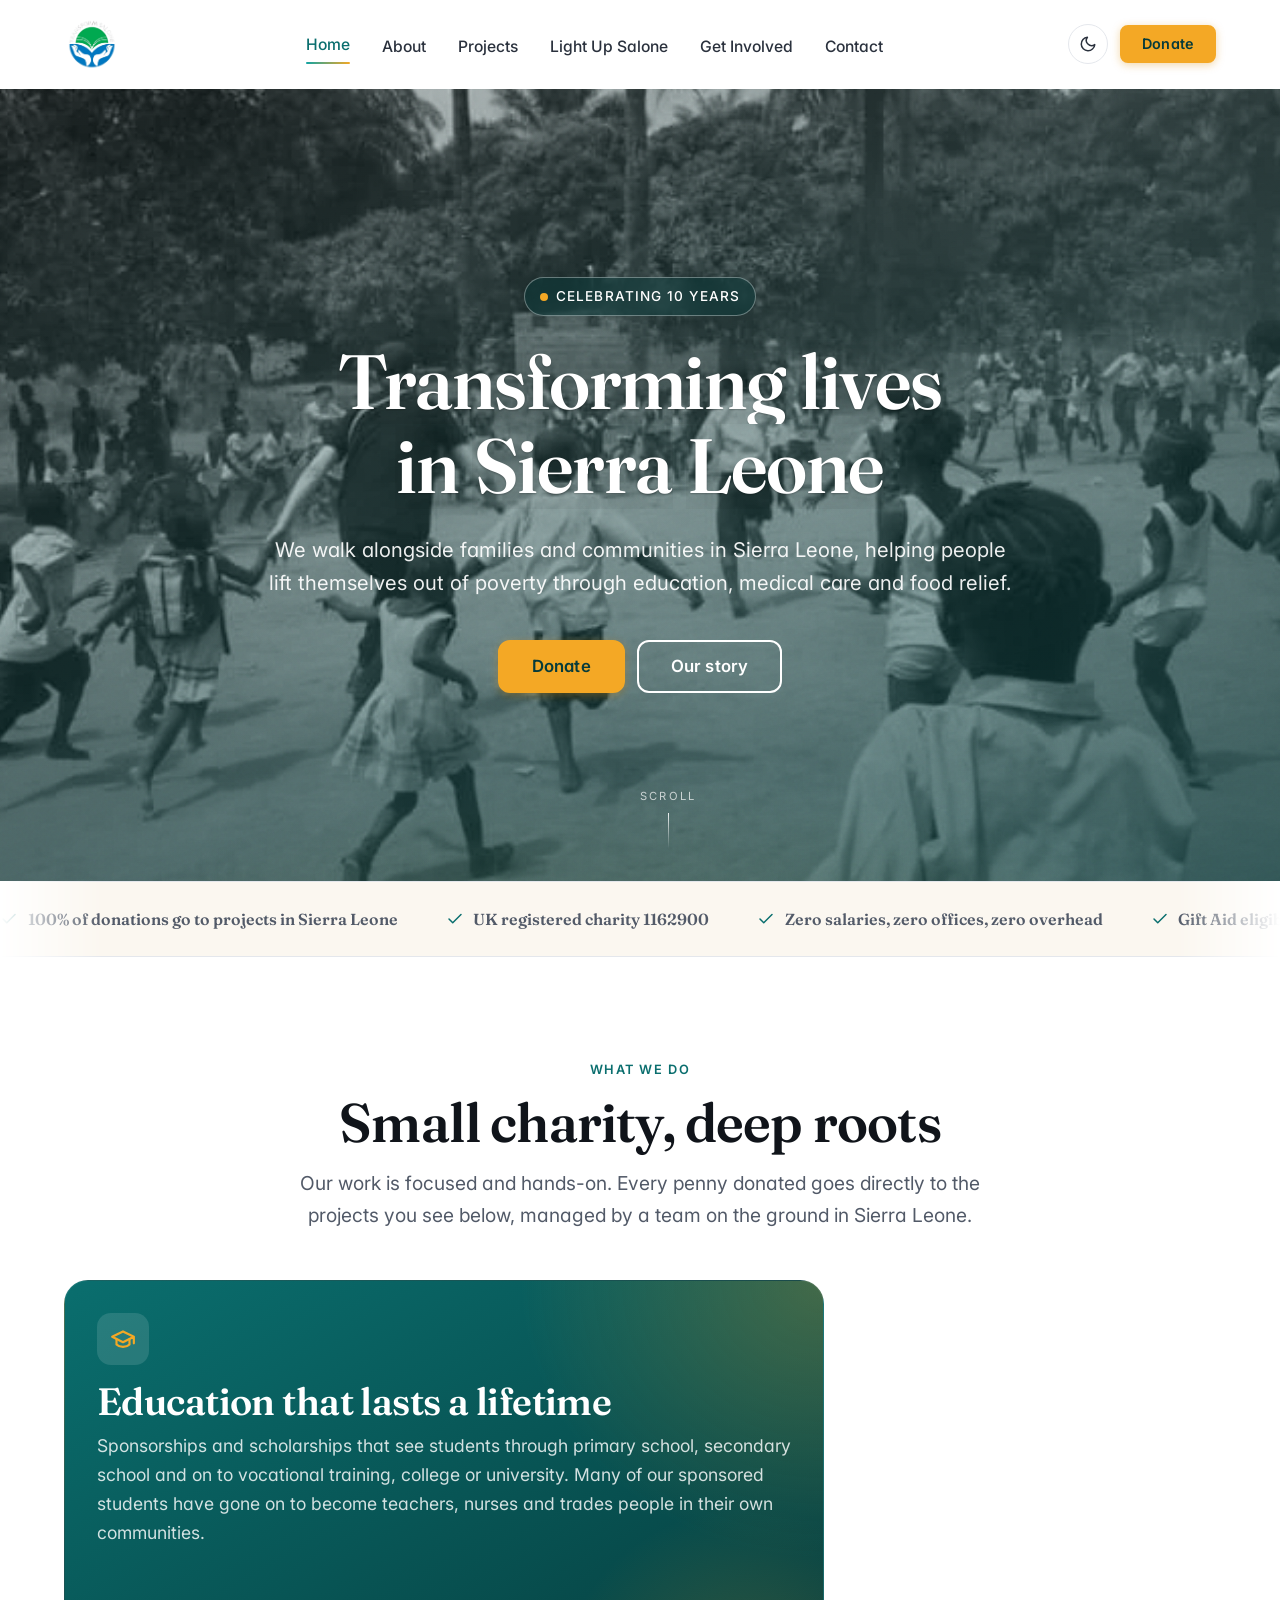
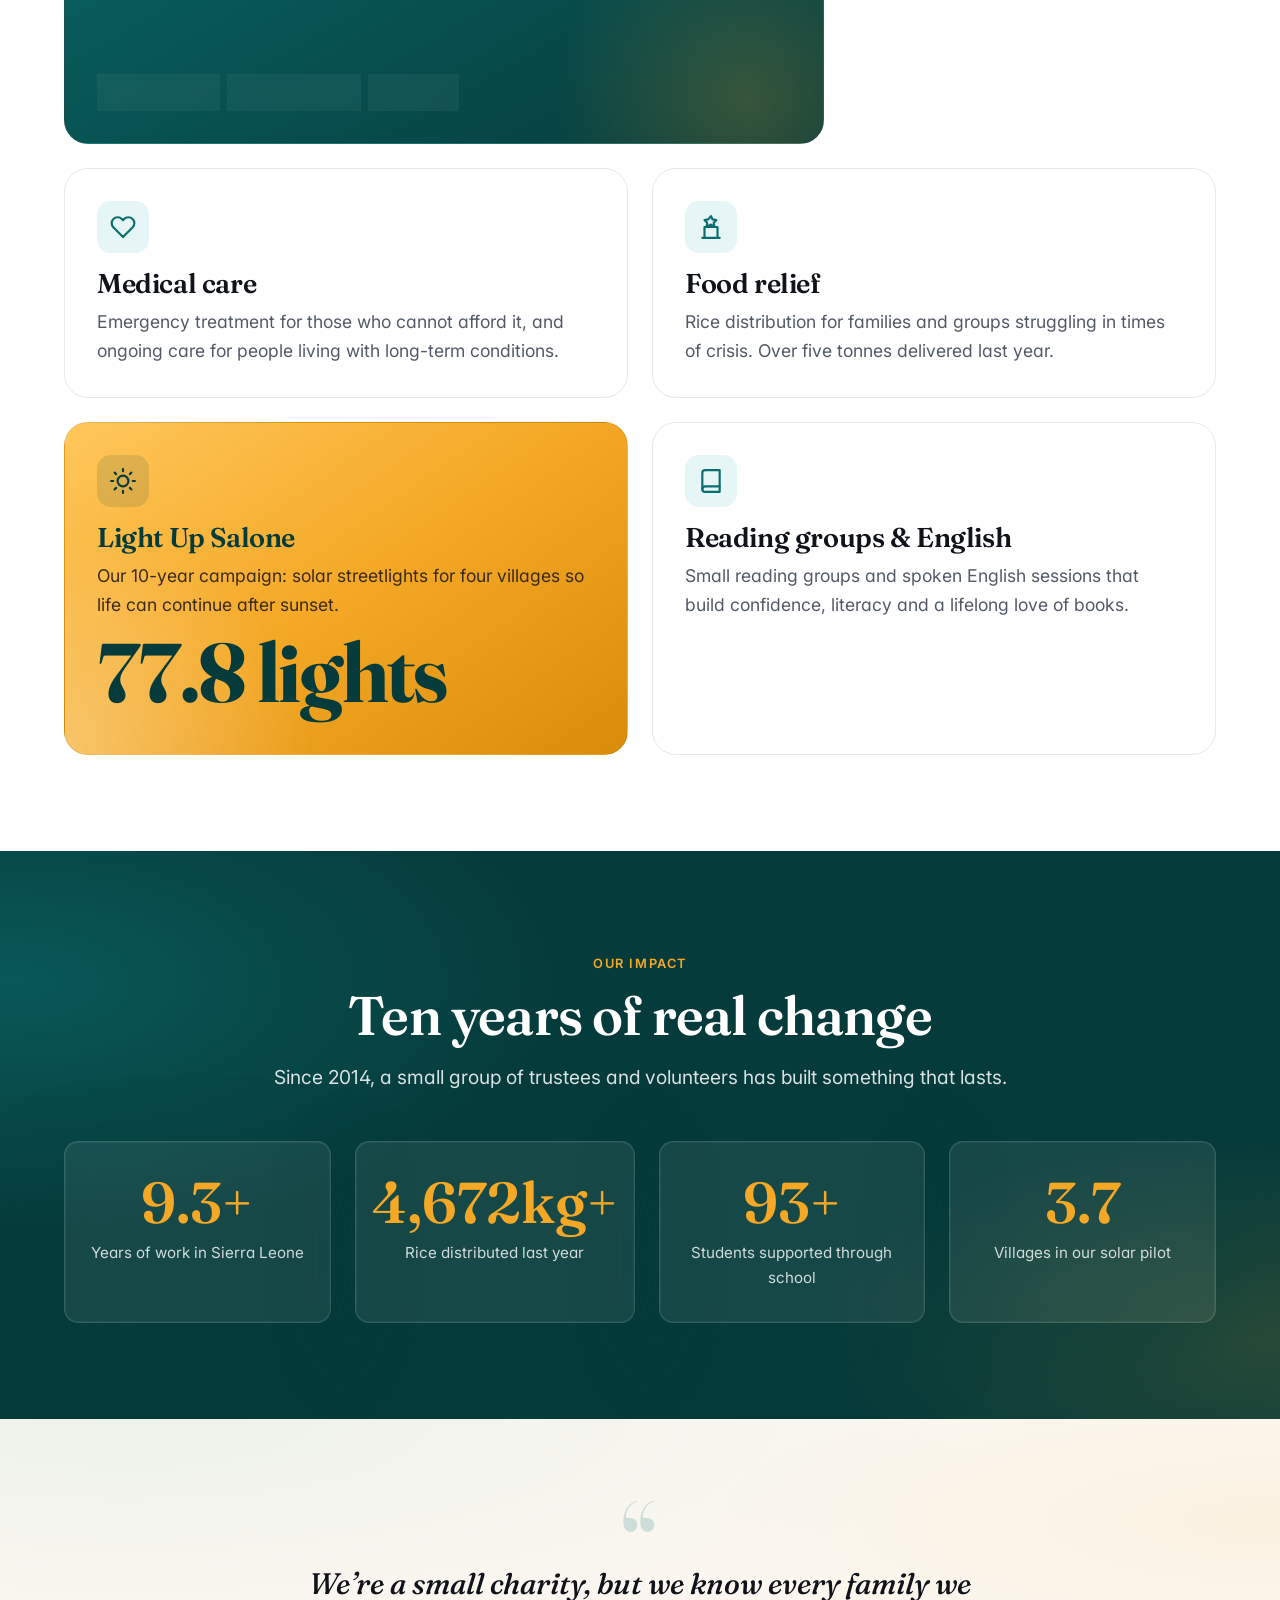
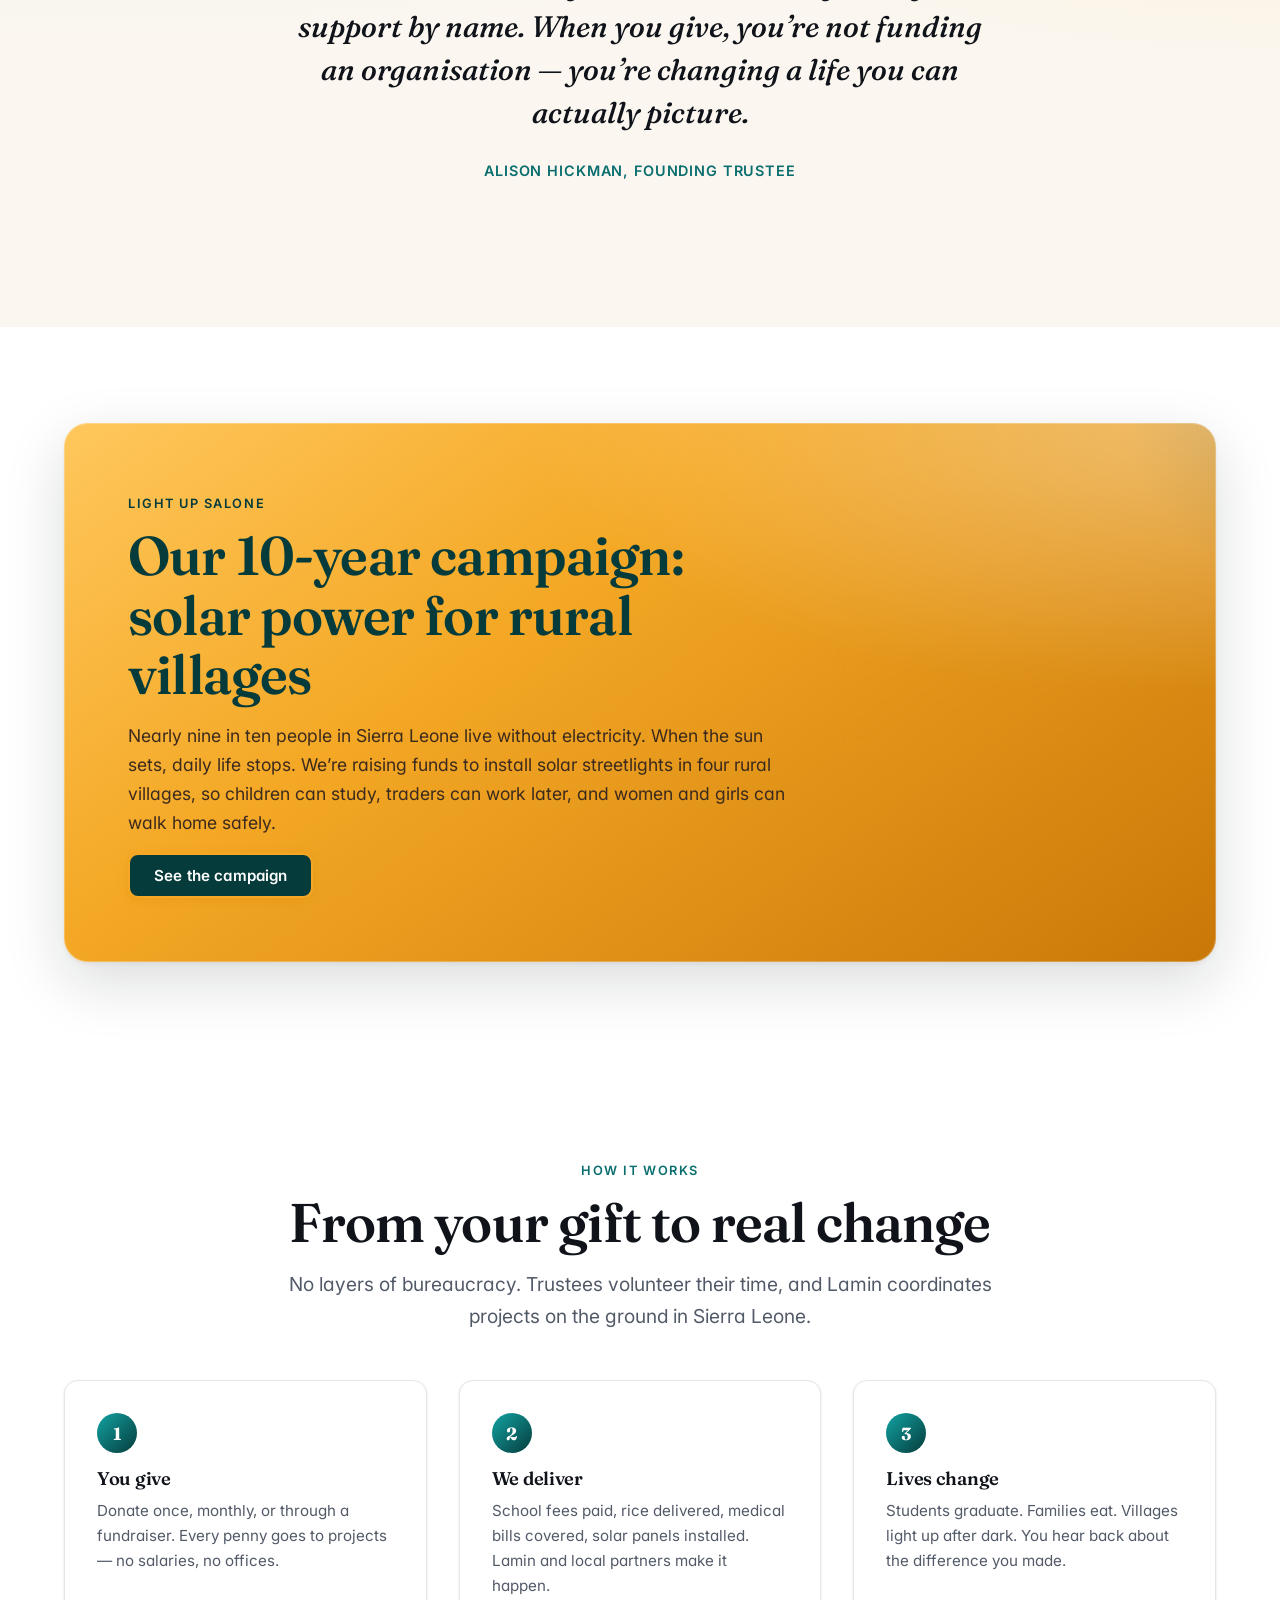
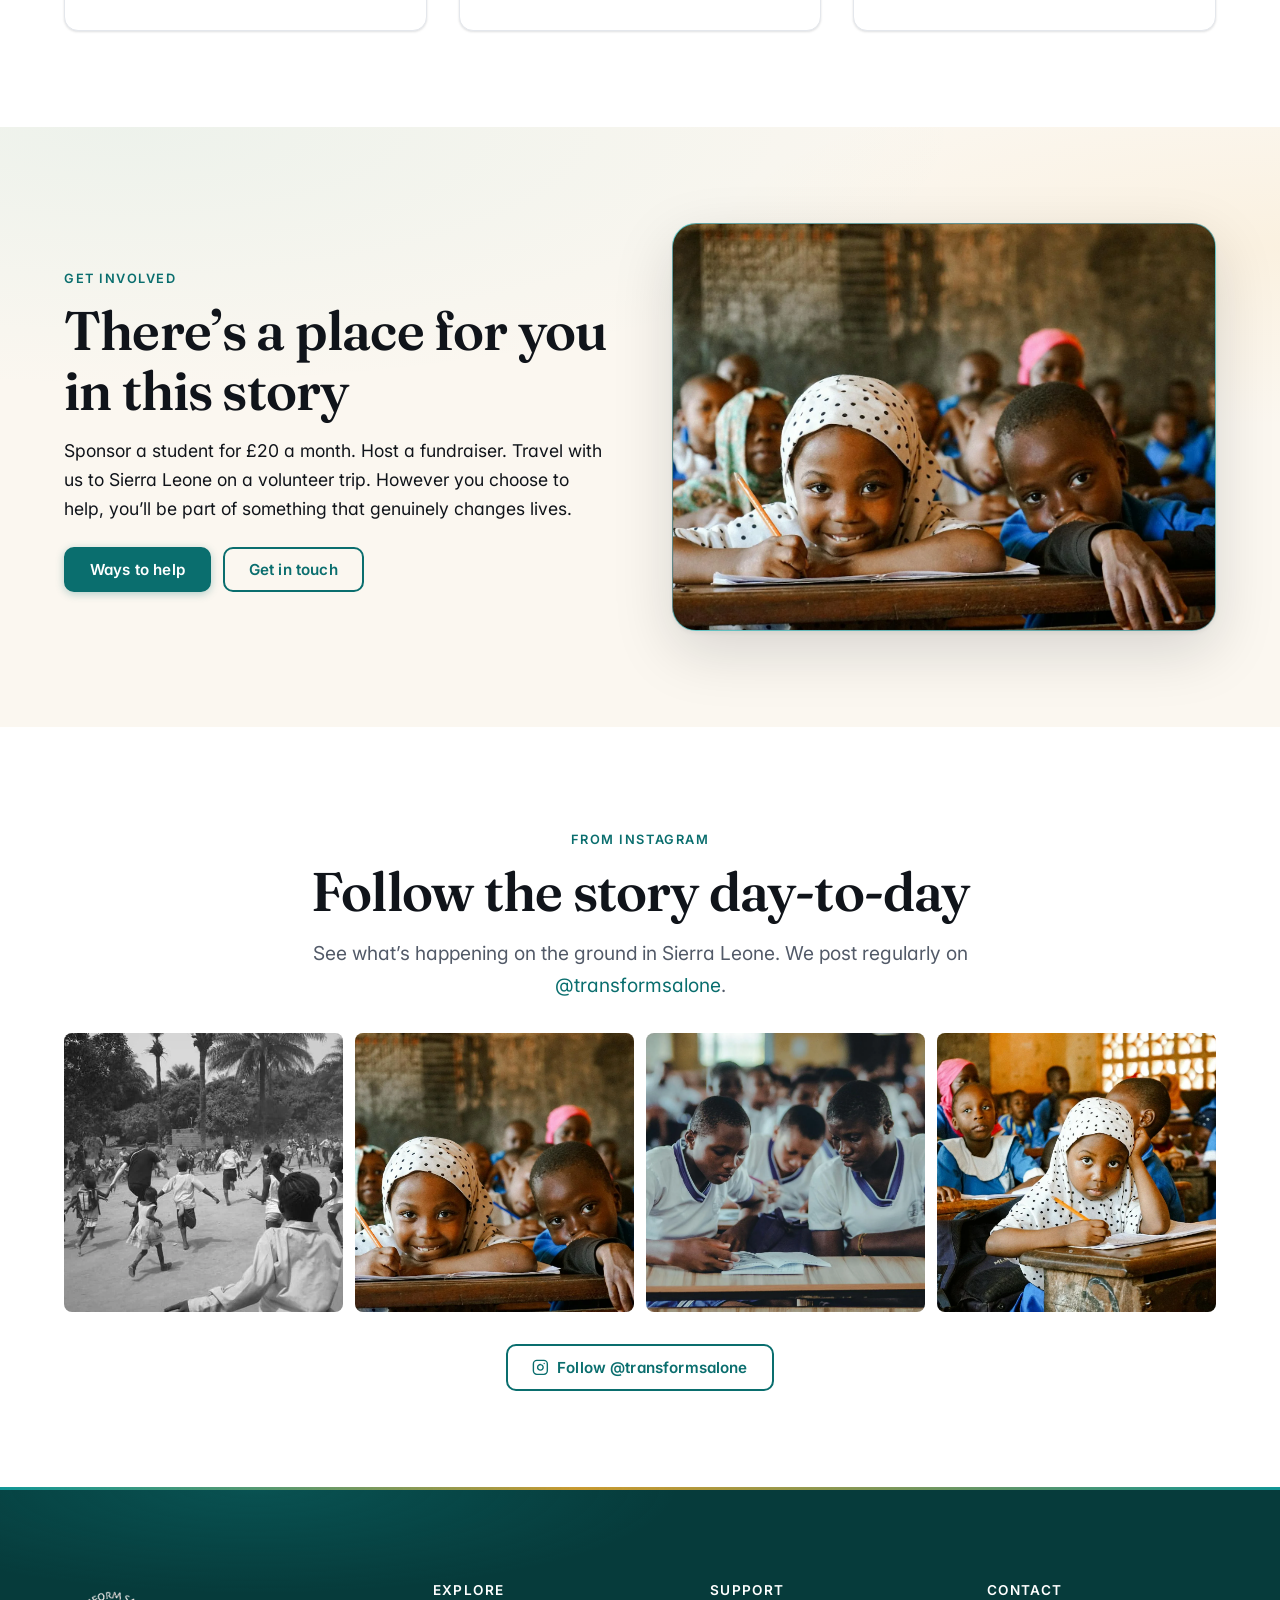
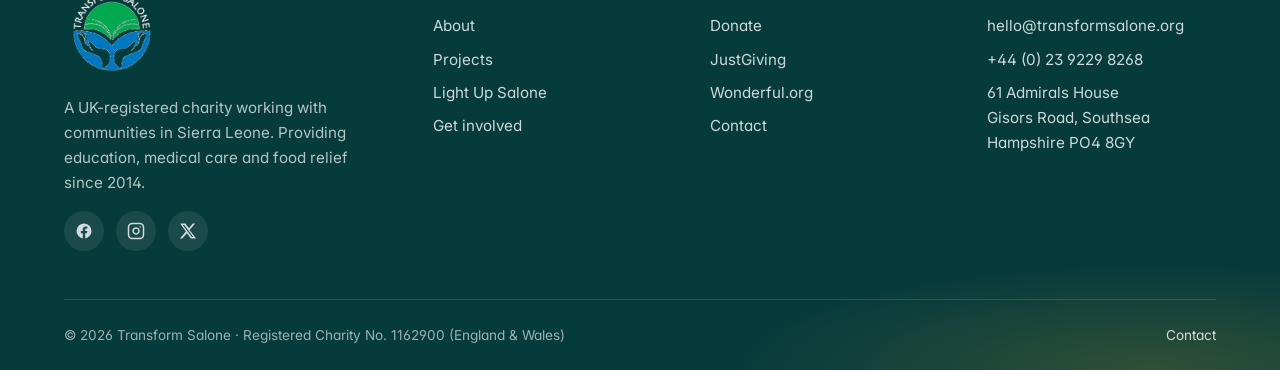
<file: index.html>
<!doctype html>
<html lang="en-GB">
<head>
  <meta charset="utf-8" />
  <meta name="viewport" content="width=device-width, initial-scale=1" />
  <title>Transform Salone | Transforming lives in Sierra Leone</title>
  <meta name="description" content="Transform Salone is a UK-registered charity working alongside communities in Sierra Leone, providing education, medical care and food relief." />
  <meta name="theme-color" content="#063b3b" media="(prefers-color-scheme: light)" />
  <meta name="theme-color" content="#0a1014" media="(prefers-color-scheme: dark)" />

  <link rel="icon" type="image/webp" href="assets/images/logo-full-dark.webp" />
  <link rel="preconnect" href="https://fonts.googleapis.com" />
  <link rel="preconnect" href="https://fonts.gstatic.com" crossorigin />
  <link href="https://fonts.googleapis.com/css2?family=Fraunces:opsz,wght@9..144,500;9..144,600;9..144,700&family=Inter:wght@400;500;600;700&display=swap" rel="stylesheet" />
  <link rel="stylesheet" href="css/styles.css" />

  <!-- Open Graph -->
  <meta property="og:title" content="Transform Salone | Transforming lives in Sierra Leone" />
  <meta property="og:description" content="A UK charity supporting communities in Sierra Leone through education, medical care and food relief." />
  <meta property="og:type" content="website" />
  <meta property="og:url" content="https://transformsalone.org/" />
  <meta property="og:image" content="https://transformsalone.org/assets/images/classroom-hero.webp" />
  <meta property="og:image:alt" content="Students raising their hands during a lesson in Sierra Leone" />
  <link rel="canonical" href="https://transformsalone.org/" />
  <link rel="preload" as="image" href="assets/images/classroom-hero.webp" fetchpriority="high" />

  <script type="application/ld+json">
  {
    "@context": "https://schema.org",
    "@type": "NGO",
    "name": "Transform Salone",
    "url": "https://transformsalone.org",
    "logo": "https://transformsalone.org/assets/images/logo-full-dark.webp",
    "description": "A UK-registered charity supporting communities in Sierra Leone through education, medical care and food relief.",
    "foundingDate": "2014",
    "nonprofitStatus": "UK Charity 1162900",
    "email": "hello@transformsalone.org",
    "telephone": "+44-23-9229-8268",
    "address": {
      "@type": "PostalAddress",
      "streetAddress": "61 Admirals House, Gisors Road",
      "addressLocality": "Southsea",
      "addressRegion": "Hampshire",
      "postalCode": "PO4 8GY",
      "addressCountry": "GB"
    },
    "sameAs": [
      "https://www.facebook.com/TransformSalone/",
      "https://www.instagram.com/transformsalone/",
      "https://twitter.com/TransformSalone"
    ]
  }
  </script>

  <script>
    (function() {
      try {
        var t = localStorage.getItem('ts-theme');
        if (t === 'dark' || t === 'light') {
          document.documentElement.setAttribute('data-theme', t);
        }
      } catch (e) {}
    })();
  </script>
</head>
<body>
  <a href="#main" class="skip-link">Skip to content</a>
  <div class="scroll-progress" aria-hidden="true"></div>

  <!-- ================= Header ================= -->
  <header class="site-header">
    <nav class="nav" aria-label="Primary">
      <a href="index.html" class="nav-brand" aria-label="Transform Salone home">
        <img src="assets/images/logo-full-dark.webp" alt="Transform Salone" />
      </a>
      <ul class="nav-links">
        <li><a data-nav="index.html" href="index.html">Home</a></li>
        <li><a data-nav="about.html" href="about.html">About</a></li>
        <li><a data-nav="projects.html" href="projects.html">Projects</a></li>
        <li><a data-nav="solar.html" href="solar.html">Light Up Salone</a></li>
        <li><a data-nav="get-involved.html" href="get-involved.html">Get Involved</a></li>
        <li><a data-nav="contact.html" href="contact.html">Contact</a></li>
      </ul>
      <div class="nav-right">
        <button class="theme-toggle" type="button" aria-label="Switch to dark mode" aria-pressed="false" title="Toggle theme">
          <svg class="icon-moon" viewBox="0 0 24 24" fill="none" stroke="currentColor" stroke-width="2" stroke-linecap="round" stroke-linejoin="round" aria-hidden="true"><path d="M21 12.79A9 9 0 1 1 11.21 3 7 7 0 0 0 21 12.79z"/></svg>
          <svg class="icon-sun" viewBox="0 0 24 24" fill="none" stroke="currentColor" stroke-width="2" stroke-linecap="round" stroke-linejoin="round" aria-hidden="true"><circle cx="12" cy="12" r="4"/><path d="M12 2v2M12 20v2M4.93 4.93l1.41 1.41M17.66 17.66l1.41 1.41M2 12h2M20 12h2M4.93 19.07l1.41-1.41M17.66 6.34l1.41-1.41"/></svg>
        </button>
        <a class="btn btn-primary nav-cta" href="donate.html">Donate</a>
      </div>
      <button class="nav-toggle" aria-label="Open menu" aria-expanded="false" aria-controls="nav-drawer">
        <span></span><span></span><span></span>
      </button>
    </nav>
    <div id="nav-drawer" class="nav-drawer">
      <ul>
        <li><a data-nav="index.html" href="index.html">Home</a></li>
        <li><a data-nav="about.html" href="about.html">About</a></li>
        <li><a data-nav="projects.html" href="projects.html">Projects</a></li>
        <li><a data-nav="solar.html" href="solar.html">Light Up Salone</a></li>
        <li><a data-nav="get-involved.html" href="get-involved.html">Get Involved</a></li>
        <li><a data-nav="contact.html" href="contact.html">Contact</a></li>
      </ul>
      <a class="btn btn-primary" href="donate.html">Donate</a>
    </div>
  </header>

  <main id="main">
    <!-- ================= Hero ================= -->
    <section class="hero">
      <div class="hero-bg" style="background-image: url('assets/images/classroom-hero.webp');"></div>
      <div class="hero-content">
        <span class="hero-tag">Celebrating 10 years</span>
        <h1 data-split>Transforming lives in Sierra Leone</h1>
        <p>We walk alongside families and communities in Sierra Leone, helping people lift themselves out of poverty through education, medical care and food relief.</p>
        <div class="hero-cta">
          <a class="btn btn-primary btn-lg" href="donate.html">Donate</a>
          <a class="btn btn-outline btn-lg" href="about.html">Our story</a>
        </div>
      </div>
      <div class="hero-scroll-cue" aria-hidden="true">Scroll</div>
    </section>

    <!-- ================= Trust marquee ================= -->
    <div class="marquee" aria-hidden="true">
      <div class="marquee-track">
        <span class="marquee-item"><svg viewBox="0 0 24 24" fill="none" stroke="currentColor" stroke-width="2" stroke-linecap="round" stroke-linejoin="round"><path d="M20 6 9 17l-5-5"/></svg>100% of donations go to projects in Sierra Leone</span>
        <span class="marquee-item"><svg viewBox="0 0 24 24" fill="none" stroke="currentColor" stroke-width="2" stroke-linecap="round" stroke-linejoin="round"><path d="M20 6 9 17l-5-5"/></svg>UK registered charity 1162900</span>
        <span class="marquee-item"><svg viewBox="0 0 24 24" fill="none" stroke="currentColor" stroke-width="2" stroke-linecap="round" stroke-linejoin="round"><path d="M20 6 9 17l-5-5"/></svg>Zero salaries, zero offices, zero overhead</span>
        <span class="marquee-item"><svg viewBox="0 0 24 24" fill="none" stroke="currentColor" stroke-width="2" stroke-linecap="round" stroke-linejoin="round"><path d="M20 6 9 17l-5-5"/></svg>Gift Aid eligible for UK taxpayers</span>
        <span class="marquee-item"><svg viewBox="0 0 24 24" fill="none" stroke="currentColor" stroke-width="2" stroke-linecap="round" stroke-linejoin="round"><path d="M20 6 9 17l-5-5"/></svg>Working in Sierra Leone since 2014</span>
        <!-- Duplicated for seamless loop -->
        <span class="marquee-item"><svg viewBox="0 0 24 24" fill="none" stroke="currentColor" stroke-width="2" stroke-linecap="round" stroke-linejoin="round"><path d="M20 6 9 17l-5-5"/></svg>100% of donations go to projects in Sierra Leone</span>
        <span class="marquee-item"><svg viewBox="0 0 24 24" fill="none" stroke="currentColor" stroke-width="2" stroke-linecap="round" stroke-linejoin="round"><path d="M20 6 9 17l-5-5"/></svg>UK registered charity 1162900</span>
        <span class="marquee-item"><svg viewBox="0 0 24 24" fill="none" stroke="currentColor" stroke-width="2" stroke-linecap="round" stroke-linejoin="round"><path d="M20 6 9 17l-5-5"/></svg>Zero salaries, zero offices, zero overhead</span>
        <span class="marquee-item"><svg viewBox="0 0 24 24" fill="none" stroke="currentColor" stroke-width="2" stroke-linecap="round" stroke-linejoin="round"><path d="M20 6 9 17l-5-5"/></svg>Gift Aid eligible for UK taxpayers</span>
        <span class="marquee-item"><svg viewBox="0 0 24 24" fill="none" stroke="currentColor" stroke-width="2" stroke-linecap="round" stroke-linejoin="round"><path d="M20 6 9 17l-5-5"/></svg>Working in Sierra Leone since 2014</span>
      </div>
    </div>

    <!-- ================= What we do — bento grid ================= -->
    <section class="section">
      <div class="container">
        <div class="section-intro">
          <span class="eyebrow">What we do</span>
          <h2>Small charity, deep roots</h2>
          <p class="lead mx-auto">Our work is focused and hands-on. Every penny donated goes directly to the projects you see below, managed by a team on the ground in Sierra Leone.</p>
        </div>

        <div class="bento">
          <!-- Feature hero panel -->
          <article class="bento-item bento-item--hero bento-item--lg reveal">
            <div>
              <div class="icon" aria-hidden="true">
                <svg viewBox="0 0 24 24" fill="none" stroke="currentColor" stroke-width="2" stroke-linecap="round" stroke-linejoin="round"><path d="M22 10v6M2 10l10-5 10 5-10 5z"/><path d="M6 12v5c3 3 9 3 12 0v-5"/></svg>
              </div>
              <h3>Education that lasts a lifetime</h3>
              <p>Sponsorships and scholarships that see students through primary school, secondary school and on to vocational training, college or university. Many of our sponsored students have gone on to become teachers, nurses and trades people in their own communities.</p>
            </div>
            <div class="pill-row">
              <span class="pill">Fees &amp; uniform</span>
              <span class="pill">Books &amp; supplies</span>
              <span class="pill">University</span>
            </div>
          </article>

          <article class="bento-item bento-item--sm reveal">
            <div class="icon" aria-hidden="true">
              <svg viewBox="0 0 24 24" fill="none" stroke="currentColor" stroke-width="2" stroke-linecap="round" stroke-linejoin="round"><path d="M20.84 4.61a5.5 5.5 0 0 0-7.78 0L12 5.67l-1.06-1.06a5.5 5.5 0 0 0-7.78 7.78l1.06 1.06L12 21.23l7.78-7.78 1.06-1.06a5.5 5.5 0 0 0 0-7.78z"/></svg>
            </div>
            <h3>Medical care</h3>
            <p>Emergency treatment for those who cannot afford it, and ongoing care for people living with long-term conditions.</p>
          </article>

          <article class="bento-item bento-item--sm reveal">
            <div class="icon" aria-hidden="true">
              <svg viewBox="0 0 24 24" fill="none" stroke="currentColor" stroke-width="2" stroke-linecap="round" stroke-linejoin="round"><path d="M12 2l1.5 3 3.5.5-2.5 2.5.6 3.5L12 9.8 7.9 11.5l.6-3.5L6 5.5 9.5 5z"/><path d="M4 22h16"/><path d="M6 22V12h12v10"/></svg>
            </div>
            <h3>Food relief</h3>
            <p>Rice distribution for families and groups struggling in times of crisis. Over five tonnes delivered last year.</p>
          </article>

          <article class="bento-item bento-item--accent bento-item--md reveal">
            <div class="icon" aria-hidden="true">
              <svg viewBox="0 0 24 24" fill="none" stroke="currentColor" stroke-width="2" stroke-linecap="round" stroke-linejoin="round"><circle cx="12" cy="12" r="5"/><path d="M12 1v2M12 21v2M4.22 4.22l1.42 1.42M18.36 18.36l1.42 1.42M1 12h2M21 12h2M4.22 19.78l1.42-1.42M18.36 5.64l1.42-1.42"/></svg>
            </div>
            <h3>Light Up Salone</h3>
            <p>Our 10-year campaign: solar streetlights for four villages so life can continue after sunset.</p>
            <span class="bento-number" data-count="80" data-suffix=" lights">0 lights</span>
          </article>

          <article class="bento-item bento-item--md reveal">
            <div class="icon" aria-hidden="true">
              <svg viewBox="0 0 24 24" fill="none" stroke="currentColor" stroke-width="2" stroke-linecap="round" stroke-linejoin="round"><path d="M4 19.5A2.5 2.5 0 0 1 6.5 17H20"/><path d="M6.5 2H20v20H6.5A2.5 2.5 0 0 1 4 19.5v-15A2.5 2.5 0 0 1 6.5 2z"/></svg>
            </div>
            <h3>Reading groups &amp; English</h3>
            <p>Small reading groups and spoken English sessions that build confidence, literacy and a lifelong love of books.</p>
          </article>
        </div>
      </div>
    </section>

    <!-- ================= Impact stats ================= -->
    <section class="section section-dark">
      <div class="container">
        <div class="text-center" style="margin-bottom: var(--space-7);">
          <span class="eyebrow">Our impact</span>
          <h2>Ten years of real change</h2>
          <p class="lead mx-auto">Since 2014, a small group of trustees and volunteers has built something that lasts.</p>
        </div>
        <div class="stats">
          <div class="stat reveal">
            <span class="num" data-count="10" data-suffix="+">10+</span>
            <span class="label">Years of work in Sierra Leone</span>
          </div>
          <div class="stat reveal">
            <span class="num" data-count="5000" data-suffix="kg+">5,000kg+</span>
            <span class="label">Rice distributed last year</span>
          </div>
          <div class="stat reveal">
            <span class="num" data-count="100" data-suffix="+">100+</span>
            <span class="label">Students supported through school</span>
          </div>
          <div class="stat reveal">
            <span class="num" data-count="4" data-suffix="">4</span>
            <span class="label">Villages in our solar pilot</span>
          </div>
        </div>
      </div>
    </section>

    <!-- ================= Quote ================= -->
    <section class="section section-alt">
      <div class="container">
        <div class="quote-block reveal">
          <blockquote>We&rsquo;re a small charity, but we know every family we support by name. When you give, you&rsquo;re not funding an organisation &mdash; you&rsquo;re changing a life you can actually picture.</blockquote>
          <cite>Alison Hickman, founding trustee</cite>
        </div>
      </div>
    </section>

    <!-- ================= Solar campaign ================= -->
    <section class="section">
      <div class="container">
        <div class="solar-banner reveal">
          <div>
            <span class="eyebrow">Light Up Salone</span>
            <h2>Our 10-year campaign: solar power for rural villages</h2>
            <p>Nearly nine in ten people in Sierra Leone live without electricity. When the sun sets, daily life stops. We&rsquo;re raising funds to install solar streetlights in four rural villages, so children can study, traders can work later, and women and girls can walk home safely.</p>
            <a class="btn btn-primary" href="solar.html">See the campaign</a>
          </div>
          <div class="solar-banner__aside">
            <div class="solar-stat">
              <span class="solar-stat__value">$30,000</span>
              <span class="solar-stat__label">Fundraising target</span>
            </div>
          </div>
        </div>
      </div>
    </section>

    <!-- ================= How it works ================= -->
    <section class="section">
      <div class="container">
        <div class="section-intro">
          <span class="eyebrow">How it works</span>
          <h2>From your gift to real change</h2>
          <p class="lead mx-auto">No layers of bureaucracy. Trustees volunteer their time, and Lamin coordinates projects on the ground in Sierra Leone.</p>
        </div>
        <div class="steps">
          <article class="step reveal">
            <h3>You give</h3>
            <p>Donate once, monthly, or through a fundraiser. Every penny goes to projects &mdash; no salaries, no offices.</p>
          </article>
          <article class="step reveal">
            <h3>We deliver</h3>
            <p>School fees paid, rice delivered, medical bills covered, solar panels installed. Lamin and local partners make it happen.</p>
          </article>
          <article class="step reveal">
            <h3>Lives change</h3>
            <p>Students graduate. Families eat. Villages light up after dark. You hear back about the difference you made.</p>
          </article>
        </div>
      </div>
    </section>

    <!-- ================= Get involved CTA ================= -->
    <section class="section section-alt">
      <div class="container">
        <div class="split">
          <div>
            <span class="eyebrow">Get involved</span>
            <h2>There&rsquo;s a place for you in this story</h2>
            <p>Sponsor a student for £20 a month. Host a fundraiser. Travel with us to Sierra Leone on a volunteer trip. However you choose to help, you&rsquo;ll be part of something that genuinely changes lives.</p>
            <div class="split-actions">
              <a class="btn btn-secondary" href="get-involved.html">Ways to help</a>
              <a class="btn btn-outline" href="contact.html">Get in touch</a>
            </div>
          </div>
          <div class="split-media">
            <img src="assets/images/classroom-joy.webp" alt="Smiling students in a classroom" loading="lazy" />
          </div>
        </div>
      </div>
    </section>

    <!-- ================= Instagram ================= -->
    <section class="section">
      <div class="container">
        <div class="section-intro section-intro--narrow">
          <span class="eyebrow">From Instagram</span>
          <h2>Follow the story day&#8209;to&#8209;day</h2>
          <p class="lead mx-auto">See what&rsquo;s happening on the ground in Sierra Leone. We post regularly on <a href="https://www.instagram.com/transformsalone/" rel="noopener" target="_blank">@transformsalone</a>.</p>
        </div>

        <!--
          LIVE INSTAGRAM FEED (LightWidget)
          ---------------------------------
          To activate the live feed:
          1. Go to https://lightwidget.com, create a free account.
          2. Connect the @transformsalone Instagram account.
          3. Create a new widget: choose the 4-column grid, square tiles,
             and set background to transparent so it blends with the page.
          4. LightWidget will give you an iframe URL that looks like
             https://cdn.lightwidget.com/widgets/<your-widget-id>.html
          5. Replace the `data-src` value on the iframe below with that URL.
          6. Delete or comment out the "ig-fallback" grid underneath; it's
             only there so the page never looks broken before the widget is
             wired in.
        -->
        <div class="ig-embed">
          <iframe
            class="lightwidget-widget"
            src="about:blank"
            data-src="https://cdn.lightwidget.com/widgets/REPLACE_WITH_WIDGET_ID.html"
            scrolling="no"
            allowtransparency="true"
            allow="encrypted-media"
            title="Transform Salone on Instagram"
            loading="lazy"
          ></iframe>
        </div>

        <!-- Fallback: shown until the LightWidget iframe src above is set. -->
        <div class="ig-grid ig-fallback">
          <a class="ig-tile" href="https://www.instagram.com/transformsalone/" rel="noopener" target="_blank" aria-label="Instagram post">
            <img src="assets/images/classroom-hero.webp" alt="Students with hands raised during a lesson under a mango tree" loading="lazy" />
            <span class="ig-icon" aria-hidden="true"><svg viewBox="0 0 24 24" fill="none" stroke="currentColor" stroke-width="2" stroke-linecap="round" stroke-linejoin="round"><rect x="2" y="2" width="20" height="20" rx="5"/><path d="M16 11.37A4 4 0 1 1 12.63 8 4 4 0 0 1 16 11.37z"/><line x1="17.5" y1="6.5" x2="17.51" y2="6.5"/></svg></span>
          </a>
          <a class="ig-tile" href="https://www.instagram.com/transformsalone/" rel="noopener" target="_blank" aria-label="Instagram post">
            <img src="assets/images/classroom-joy.webp" alt="Children studying in a classroom" loading="lazy" />
            <span class="ig-icon" aria-hidden="true"><svg viewBox="0 0 24 24" fill="none" stroke="currentColor" stroke-width="2" stroke-linecap="round" stroke-linejoin="round"><rect x="2" y="2" width="20" height="20" rx="5"/><path d="M16 11.37A4 4 0 1 1 12.63 8 4 4 0 0 1 16 11.37z"/><line x1="17.5" y1="6.5" x2="17.51" y2="6.5"/></svg></span>
          </a>
          <a class="ig-tile" href="https://www.instagram.com/transformsalone/" rel="noopener" target="_blank" aria-label="Instagram post">
            <img src="assets/images/students-studying.webp" alt="Students reading a book together" loading="lazy" />
            <span class="ig-icon" aria-hidden="true"><svg viewBox="0 0 24 24" fill="none" stroke="currentColor" stroke-width="2" stroke-linecap="round" stroke-linejoin="round"><rect x="2" y="2" width="20" height="20" rx="5"/><path d="M16 11.37A4 4 0 1 1 12.63 8 4 4 0 0 1 16 11.37z"/><line x1="17.5" y1="6.5" x2="17.51" y2="6.5"/></svg></span>
          </a>
          <a class="ig-tile" href="https://www.instagram.com/transformsalone/" rel="noopener" target="_blank" aria-label="Instagram post">
            <img src="assets/images/student-writing.webp" alt="A student writing in a notebook" loading="lazy" />
            <span class="ig-icon" aria-hidden="true"><svg viewBox="0 0 24 24" fill="none" stroke="currentColor" stroke-width="2" stroke-linecap="round" stroke-linejoin="round"><rect x="2" y="2" width="20" height="20" rx="5"/><path d="M16 11.37A4 4 0 1 1 12.63 8 4 4 0 0 1 16 11.37z"/><line x1="17.5" y1="6.5" x2="17.51" y2="6.5"/></svg></span>
          </a>
        </div>

        <div class="text-center" style="margin-top: var(--space-6);">
          <a class="btn btn-outline" href="https://www.instagram.com/transformsalone/" rel="noopener" target="_blank">
            <svg width="18" height="18" viewBox="0 0 24 24" fill="none" stroke="currentColor" stroke-width="2" stroke-linecap="round" stroke-linejoin="round" aria-hidden="true"><rect x="2" y="2" width="20" height="20" rx="5"/><path d="M16 11.37A4 4 0 1 1 12.63 8 4 4 0 0 1 16 11.37z"/><line x1="17.5" y1="6.5" x2="17.51" y2="6.5"/></svg>
            Follow @transformsalone
          </a>
        </div>
      </div>
    </section>
  </main>

  <a class="donate-pill" href="donate.html" aria-label="Donate to Transform Salone">
    <svg viewBox="0 0 24 24" fill="none" stroke="currentColor" stroke-width="2.5" stroke-linecap="round" stroke-linejoin="round" aria-hidden="true"><path d="M20.84 4.61a5.5 5.5 0 0 0-7.78 0L12 5.67l-1.06-1.06a5.5 5.5 0 0 0-7.78 7.78l1.06 1.06L12 21.23l7.78-7.78 1.06-1.06a5.5 5.5 0 0 0 0-7.78z"/></svg>
    Donate
  </a>

  <!-- ================= Footer ================= -->
  <footer class="site-footer">
    <div class="container">
      <div class="footer-grid">
        <div class="footer-brand">
          <img src="assets/images/logo-full-dark.webp" alt="Transform Salone" />
          <p>A UK-registered charity working with communities in Sierra Leone. Providing education, medical care and food relief since 2014.</p>
          <div class="socials">
            <a href="https://www.facebook.com/TransformSalone/" aria-label="Facebook" rel="noopener">
              <svg viewBox="0 0 24 24" fill="currentColor"><path d="M22 12a10 10 0 1 0-11.56 9.87v-6.99h-2.54V12h2.54V9.8c0-2.51 1.49-3.89 3.77-3.89 1.09 0 2.24.2 2.24.2v2.46h-1.26c-1.24 0-1.63.77-1.63 1.56V12h2.77l-.44 2.88h-2.33v6.99A10 10 0 0 0 22 12z"/></svg>
            </a>
            <a href="https://www.instagram.com/transformsalone/" aria-label="Instagram" rel="noopener">
              <svg viewBox="0 0 24 24" fill="none" stroke="currentColor" stroke-width="2" stroke-linecap="round" stroke-linejoin="round"><rect x="2" y="2" width="20" height="20" rx="5"/><path d="M16 11.37A4 4 0 1 1 12.63 8 4 4 0 0 1 16 11.37z"/><line x1="17.5" y1="6.5" x2="17.51" y2="6.5"/></svg>
            </a>
            <a href="https://twitter.com/TransformSalone" aria-label="Twitter" rel="noopener">
              <svg viewBox="0 0 24 24" fill="currentColor"><path d="M18.244 2H21.5l-7.5 8.57L22.75 22h-6.84l-5.36-7-6.13 7H1.16l8.02-9.17L1.5 2h7l4.84 6.39L18.244 2zm-1.2 18h1.86L7.08 4H5.1l11.944 16z"/></svg>
            </a>
          </div>
        </div>

        <div>
          <h4>Explore</h4>
          <ul>
            <li><a href="about.html">About</a></li>
            <li><a href="projects.html">Projects</a></li>
            <li><a href="solar.html">Light Up Salone</a></li>
            <li><a href="get-involved.html">Get involved</a></li>
          </ul>
        </div>

        <div>
          <h4>Support</h4>
          <ul>
            <li><a href="donate.html">Donate</a></li>
            <li><a href="https://www.justgiving.com/transform-salone" rel="noopener">JustGiving</a></li>
            <li><a href="https://wonderful.org/charities/1162900" rel="noopener">Wonderful.org</a></li>
            <li><a href="contact.html">Contact</a></li>
          </ul>
        </div>

        <div>
          <h4>Contact</h4>
          <ul>
            <li><a href="mailto:hello@transformsalone.org">hello@transformsalone.org</a></li>
            <li><a href="tel:+442392298268">+44 (0) 23 9229 8268</a></li>
            <li>61 Admirals House<br/>Gisors Road, Southsea<br/>Hampshire PO4 8GY</li>
          </ul>
        </div>
      </div>

      <div class="footer-bottom">
        <div>&copy; <span id="year">2026</span> Transform Salone &middot; Registered Charity No. 1162900 (England &amp; Wales)</div>
        <div><a href="contact.html">Contact</a></div>
      </div>
    </div>
  </footer>

  <script src="js/main.js" defer></script>
</body>
</html>
</file>
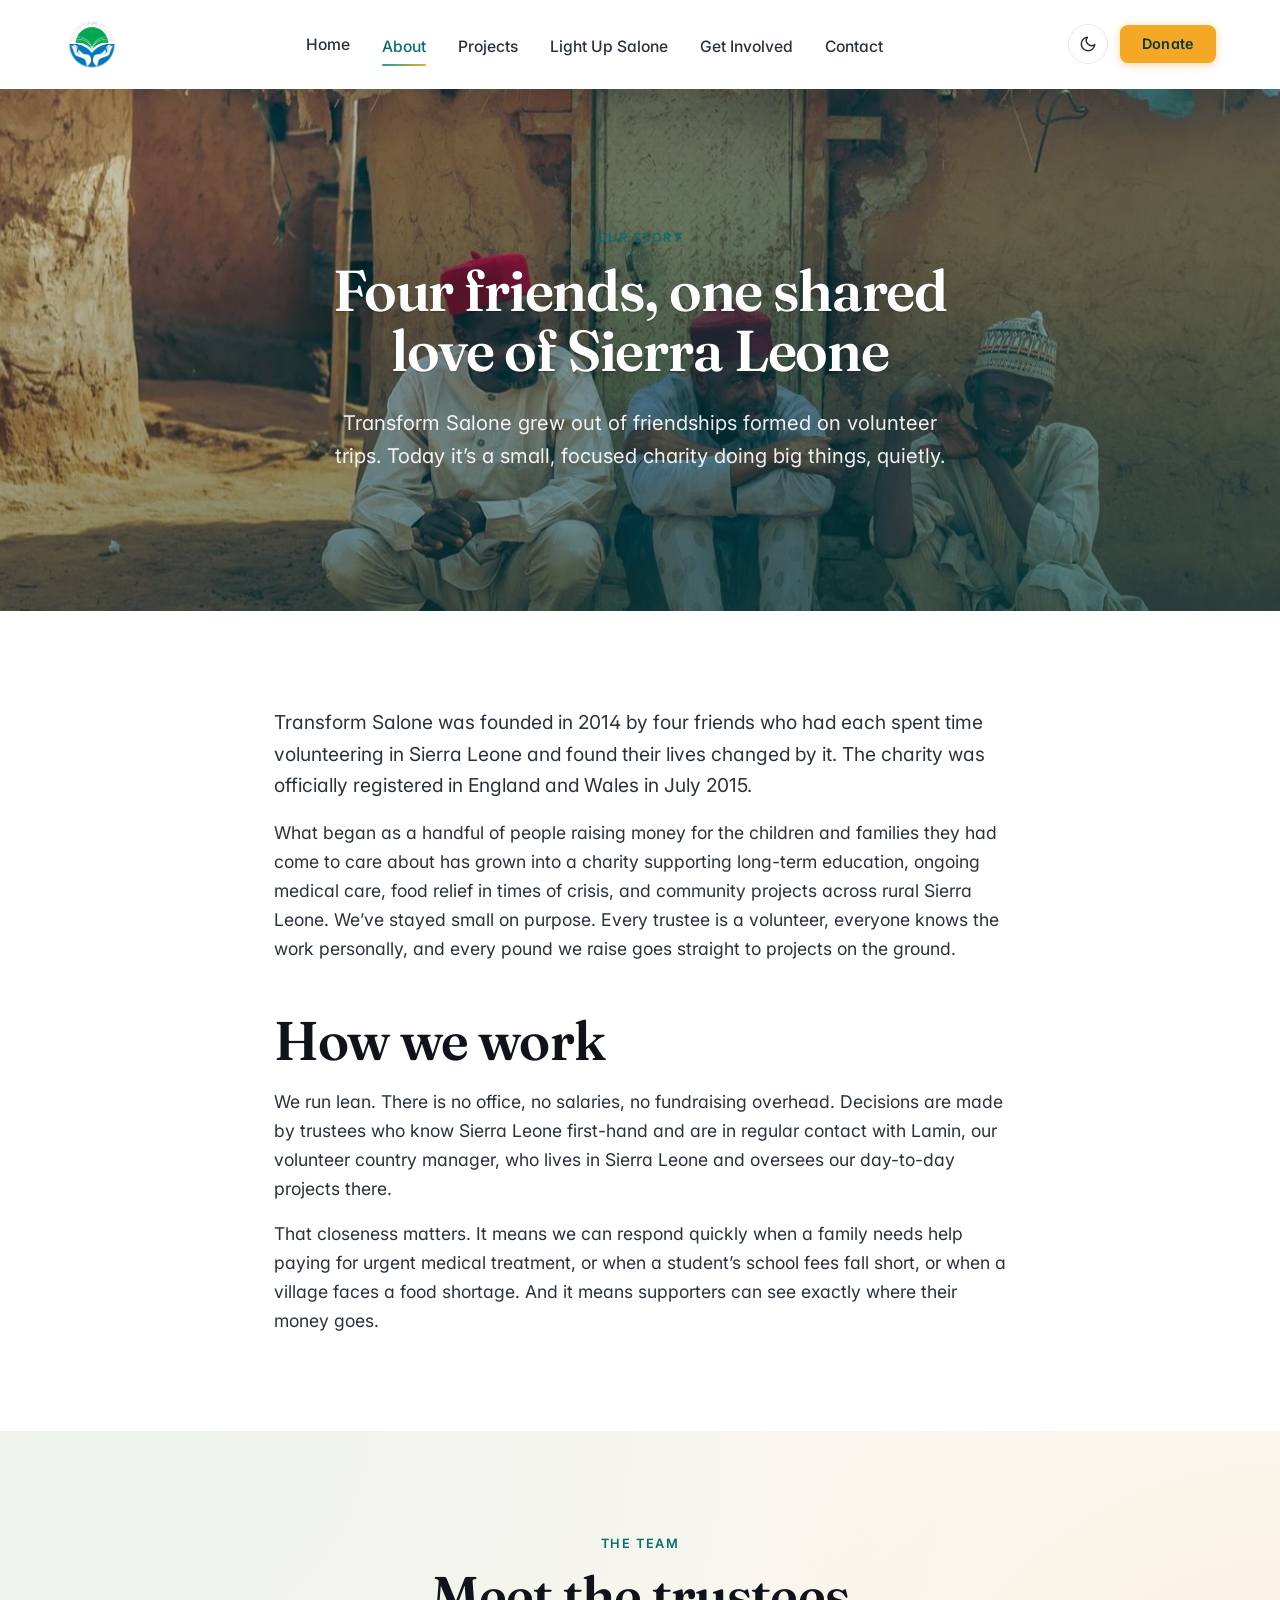
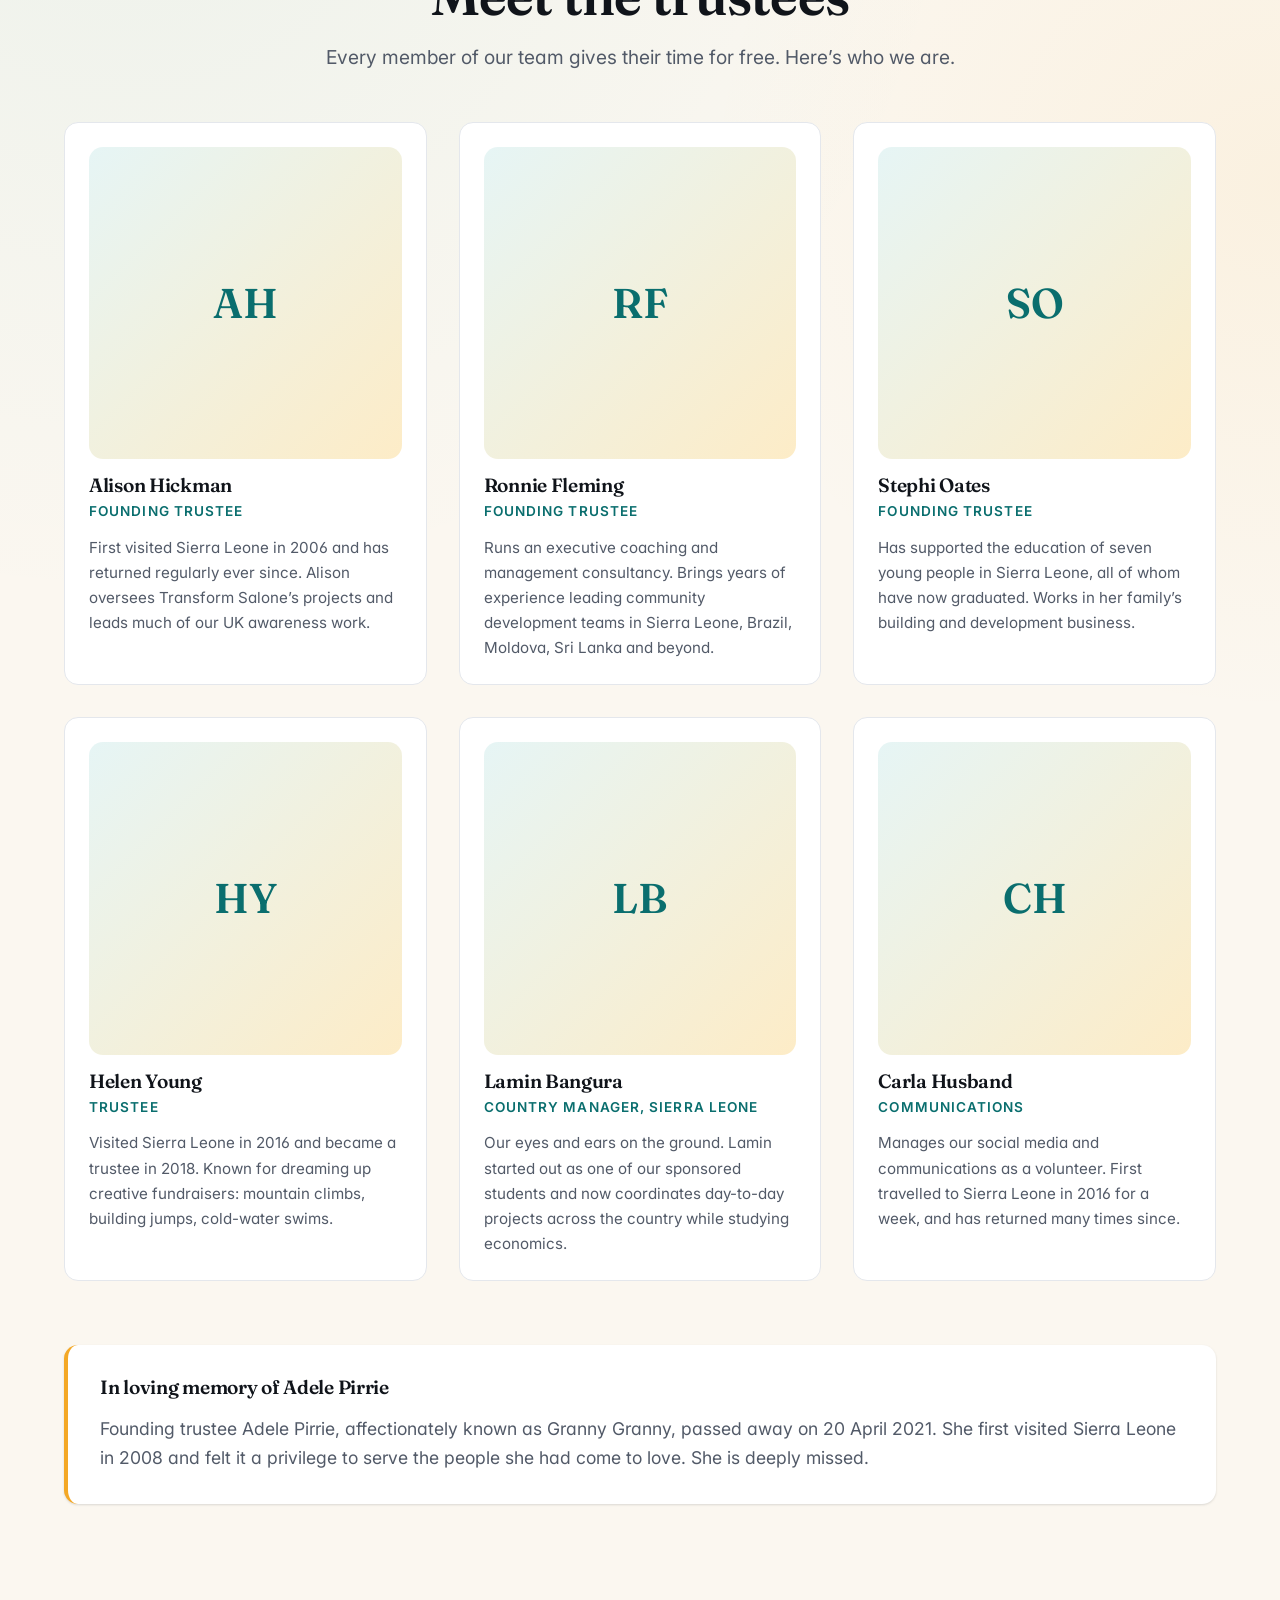
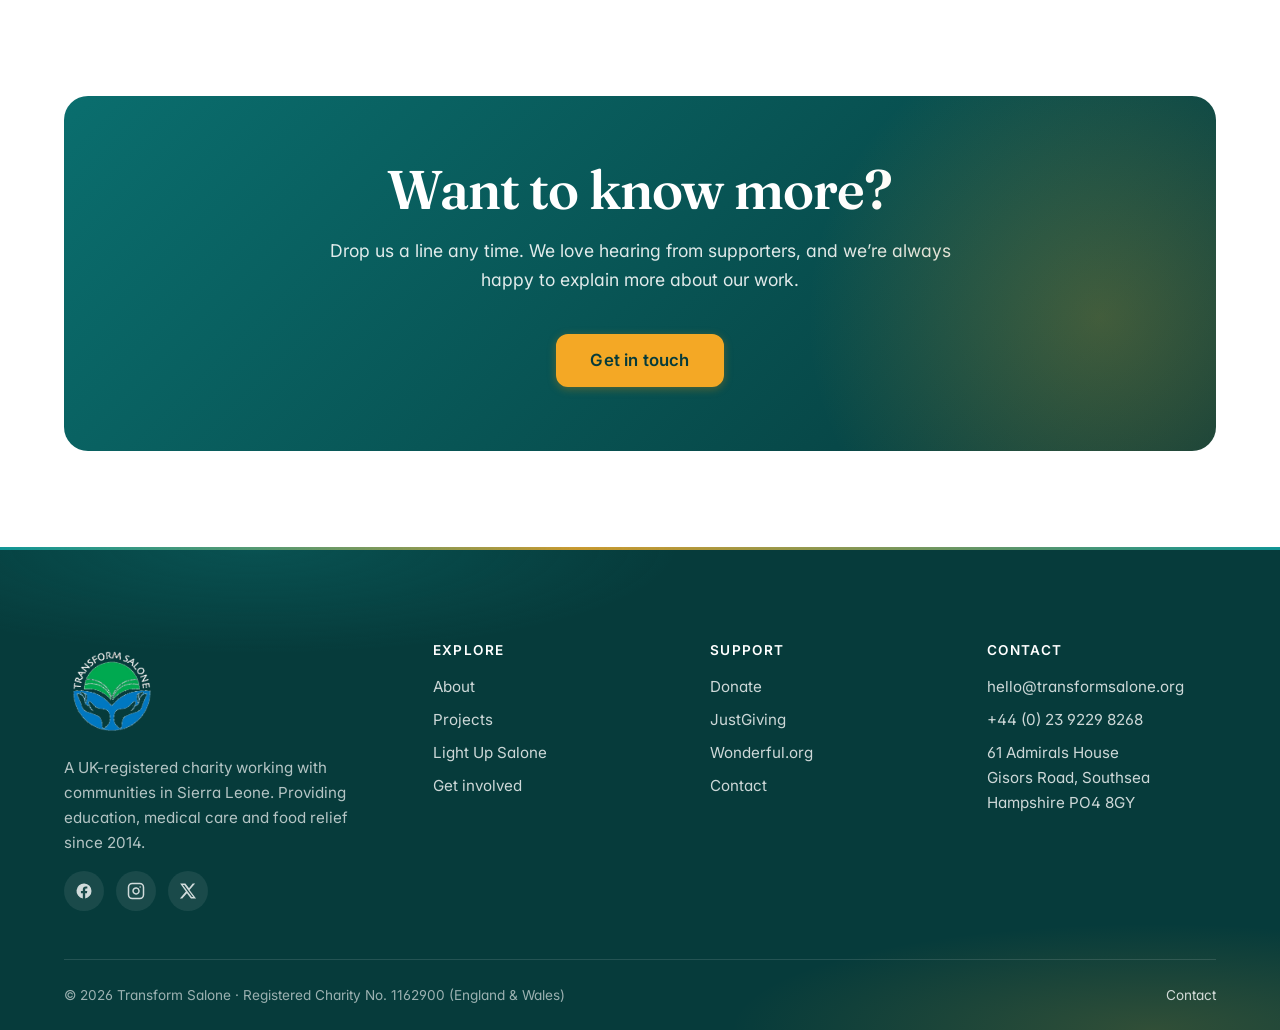
<file: about.html>
<!doctype html>
<html lang="en-GB">
<head>
  <meta charset="utf-8" />
  <meta name="viewport" content="width=device-width, initial-scale=1" />
  <title>Transform Salone | About us</title>
  <meta name="description" content="Meet the team behind Transform Salone, a small UK charity working with communities in Sierra Leone since 2014." />
  <meta name="theme-color" content="#063b3b" media="(prefers-color-scheme: light)" />
  <meta name="theme-color" content="#0a1014" media="(prefers-color-scheme: dark)" />

  <link rel="icon" type="image/webp" href="assets/images/logo-full-dark.webp" />
  <link rel="preconnect" href="https://fonts.googleapis.com" />
  <link rel="preconnect" href="https://fonts.gstatic.com" crossorigin />
  <link href="https://fonts.googleapis.com/css2?family=Fraunces:opsz,wght@9..144,500;9..144,600;9..144,700&family=Inter:wght@400;500;600;700&display=swap" rel="stylesheet" />
  <link rel="stylesheet" href="css/styles.css" />

  <meta property="og:title" content="Transform Salone | About us" />
  <meta property="og:description" content="Meet the team behind Transform Salone, a small UK charity working with communities in Sierra Leone since 2014." />
  <meta property="og:type" content="website" />
  <meta property="og:url" content="https://transformsalone.org/about.html" />

  <!-- Theme pre-init: avoid flash of unstyled theme by applying stored/system theme before paint. -->
  <script>
    (function() {
      try {
        var t = localStorage.getItem('ts-theme');
        if (t === 'dark' || t === 'light') {
          document.documentElement.setAttribute('data-theme', t);
        }
      } catch (e) {}
    })();
  </script>
</head>
<body>
  <a href="#main" class="skip-link">Skip to content</a>
  <div class="scroll-progress" aria-hidden="true"></div>

  <header class="site-header">
    <nav class="nav" aria-label="Primary">
      <a href="index.html" class="nav-brand" aria-label="Transform Salone home">
        <img src="assets/images/logo-full-dark.webp" alt="Transform Salone" />
      </a>
      <ul class="nav-links">
        <li><a data-nav="index.html" href="index.html">Home</a></li>
        <li><a data-nav="about.html" href="about.html">About</a></li>
        <li><a data-nav="projects.html" href="projects.html">Projects</a></li>
        <li><a data-nav="solar.html" href="solar.html">Light Up Salone</a></li>
        <li><a data-nav="get-involved.html" href="get-involved.html">Get Involved</a></li>
        <li><a data-nav="contact.html" href="contact.html">Contact</a></li>
      </ul>
      <div class="nav-right">
        <button class="theme-toggle" type="button" aria-label="Switch to dark mode" aria-pressed="false" title="Toggle theme">
          <svg class="icon-moon" viewBox="0 0 24 24" fill="none" stroke="currentColor" stroke-width="2" stroke-linecap="round" stroke-linejoin="round" aria-hidden="true"><path d="M21 12.79A9 9 0 1 1 11.21 3 7 7 0 0 0 21 12.79z"/></svg>
          <svg class="icon-sun" viewBox="0 0 24 24" fill="none" stroke="currentColor" stroke-width="2" stroke-linecap="round" stroke-linejoin="round" aria-hidden="true"><circle cx="12" cy="12" r="4"/><path d="M12 2v2M12 20v2M4.93 4.93l1.41 1.41M17.66 17.66l1.41 1.41M2 12h2M20 12h2M4.93 19.07l1.41-1.41M17.66 6.34l1.41-1.41"/></svg>
        </button>
        <a class="btn btn-primary nav-cta" href="donate.html">Donate</a>
      </div>
      <button class="nav-toggle" aria-label="Open menu" aria-expanded="false" aria-controls="nav-drawer">
        <span></span><span></span><span></span>
      </button>
    </nav>
    <div id="nav-drawer" class="nav-drawer">
      <ul>
        <li><a data-nav="index.html" href="index.html">Home</a></li>
        <li><a data-nav="about.html" href="about.html">About</a></li>
        <li><a data-nav="projects.html" href="projects.html">Projects</a></li>
        <li><a data-nav="solar.html" href="solar.html">Light Up Salone</a></li>
        <li><a data-nav="get-involved.html" href="get-involved.html">Get Involved</a></li>
        <li><a data-nav="contact.html" href="contact.html">Contact</a></li>
      </ul>
      <a class="btn btn-primary" href="donate.html">Donate</a>
    </div>
  </header>

  <main id="main">

    <section class="hero page-hero">
      <div class="hero-bg" style="background-image: url('assets/images/banner-about.webp');"></div>
      <div class="hero-content">
        <span class="eyebrow">Our story</span>
        <h1>Four friends, one shared love of Sierra Leone</h1>
        <p>Transform Salone grew out of friendships formed on volunteer trips. Today it&rsquo;s a small, focused charity doing big things, quietly.</p>
      </div>
    </section>

    <section class="section">
      <div class="container container-sm prose">
        <p class="lead">Transform Salone was founded in 2014 by four friends who had each spent time volunteering in Sierra Leone and found their lives changed by it. The charity was officially registered in England and Wales in July 2015.</p>
        <p>What began as a handful of people raising money for the children and families they had come to care about has grown into a charity supporting long-term education, ongoing medical care, food relief in times of crisis, and community projects across rural Sierra Leone. We&rsquo;ve stayed small on purpose. Every trustee is a volunteer, everyone knows the work personally, and every pound we raise goes straight to projects on the ground.</p>

        <h2>How we work</h2>
        <p>We run lean. There is no office, no salaries, no fundraising overhead. Decisions are made by trustees who know Sierra Leone first-hand and are in regular contact with Lamin, our volunteer country manager, who lives in Sierra Leone and oversees our day-to-day projects there.</p>
        <p>That closeness matters. It means we can respond quickly when a family needs help paying for urgent medical treatment, or when a student&rsquo;s school fees fall short, or when a village faces a food shortage. And it means supporters can see exactly where their money goes.</p>
      </div>
    </section>

    <section class="section section-alt">
      <div class="container">
        <div class="text-center" style="max-width: 700px; margin: 0 auto var(--space-7);">
          <span class="eyebrow">The team</span>
          <h2>Meet the trustees</h2>
          <p class="lead mx-auto">Every member of our team gives their time for free. Here&rsquo;s who we are.</p>
        </div>

        <div class="team">
          <div class="member reveal">
            <div class="avatar">AH</div>
            <h3>Alison Hickman</h3>
            <div class="role">Founding trustee</div>
            <p>First visited Sierra Leone in 2006 and has returned regularly ever since. Alison oversees Transform Salone&rsquo;s projects and leads much of our UK awareness work.</p>
          </div>

          <div class="member reveal">
            <div class="avatar">RF</div>
            <h3>Ronnie Fleming</h3>
            <div class="role">Founding trustee</div>
            <p>Runs an executive coaching and management consultancy. Brings years of experience leading community development teams in Sierra Leone, Brazil, Moldova, Sri Lanka and beyond.</p>
          </div>

          <div class="member reveal">
            <div class="avatar">SO</div>
            <h3>Stephi Oates</h3>
            <div class="role">Founding trustee</div>
            <p>Has supported the education of seven young people in Sierra Leone, all of whom have now graduated. Works in her family&rsquo;s building and development business.</p>
          </div>

          <div class="member reveal">
            <div class="avatar">HY</div>
            <h3>Helen Young</h3>
            <div class="role">Trustee</div>
            <p>Visited Sierra Leone in 2016 and became a trustee in 2018. Known for dreaming up creative fundraisers: mountain climbs, building jumps, cold-water swims.</p>
          </div>

          <div class="member reveal">
            <div class="avatar">LB</div>
            <h3>Lamin Bangura</h3>
            <div class="role">Country manager, Sierra Leone</div>
            <p>Our eyes and ears on the ground. Lamin started out as one of our sponsored students and now coordinates day-to-day projects across the country while studying economics.</p>
          </div>

          <div class="member reveal">
            <div class="avatar">CH</div>
            <h3>Carla Husband</h3>
            <div class="role">Communications</div>
            <p>Manages our social media and communications as a volunteer. First travelled to Sierra Leone in 2016 for a week, and has returned many times since.</p>
          </div>
        </div>

        <aside class="callout reveal">
          <h3>In loving memory of Adele Pirrie</h3>
          <p>Founding trustee Adele Pirrie, affectionately known as Granny Granny, passed away on 20 April 2021. She first visited Sierra Leone in 2008 and felt it a privilege to serve the people she had come to love. She is deeply missed.</p>
        </aside>
      </div>
    </section>

    <section class="section">
      <div class="container">
        <div class="cta-banner reveal">
          <h2>Want to know more?</h2>
          <p>Drop us a line any time. We love hearing from supporters, and we&rsquo;re always happy to explain more about our work.</p>
          <a class="btn btn-primary btn-lg" href="contact.html">Get in touch</a>
        </div>
      </div>
    </section>
  </main>

  <footer class="site-footer">
    <div class="container">
      <div class="footer-grid">
        <div class="footer-brand">
          <img src="assets/images/logo-full-dark.webp" alt="Transform Salone" />
          <p>A UK-registered charity working with communities in Sierra Leone. Providing education, medical care and food relief since 2014.</p>
          <div class="socials">
            <a href="https://www.facebook.com/TransformSalone/" aria-label="Facebook" rel="noopener">
              <svg viewBox="0 0 24 24" fill="currentColor"><path d="M22 12a10 10 0 1 0-11.56 9.87v-6.99h-2.54V12h2.54V9.8c0-2.51 1.49-3.89 3.77-3.89 1.09 0 2.24.2 2.24.2v2.46h-1.26c-1.24 0-1.63.77-1.63 1.56V12h2.77l-.44 2.88h-2.33v6.99A10 10 0 0 0 22 12z"/></svg>
            </a>
            <a href="https://www.instagram.com/transformsalone/" aria-label="Instagram" rel="noopener">
              <svg viewBox="0 0 24 24" fill="none" stroke="currentColor" stroke-width="2" stroke-linecap="round" stroke-linejoin="round"><rect x="2" y="2" width="20" height="20" rx="5"/><path d="M16 11.37A4 4 0 1 1 12.63 8 4 4 0 0 1 16 11.37z"/><line x1="17.5" y1="6.5" x2="17.51" y2="6.5"/></svg>
            </a>
            <a href="https://twitter.com/TransformSalone" aria-label="Twitter" rel="noopener">
              <svg viewBox="0 0 24 24" fill="currentColor"><path d="M18.244 2H21.5l-7.5 8.57L22.75 22h-6.84l-5.36-7-6.13 7H1.16l8.02-9.17L1.5 2h7l4.84 6.39L18.244 2zm-1.2 18h1.86L7.08 4H5.1l11.944 16z"/></svg>
            </a>
          </div>
        </div>
        <div>
          <h4>Explore</h4>
          <ul>
            <li><a href="about.html">About</a></li>
            <li><a href="projects.html">Projects</a></li>
            <li><a href="solar.html">Light Up Salone</a></li>
            <li><a href="get-involved.html">Get involved</a></li>
          </ul>
        </div>
        <div>
          <h4>Support</h4>
          <ul>
            <li><a href="donate.html">Donate</a></li>
            <li><a href="https://www.justgiving.com/transform-salone" rel="noopener">JustGiving</a></li>
            <li><a href="https://wonderful.org/charities/1162900" rel="noopener">Wonderful.org</a></li>
            <li><a href="contact.html">Contact</a></li>
          </ul>
        </div>
        <div>
          <h4>Contact</h4>
          <ul>
            <li><a href="mailto:hello@transformsalone.org">hello@transformsalone.org</a></li>
            <li>+44 (0) 23 9229 8268</li>
            <li>61 Admirals House<br/>Gisors Road, Southsea<br/>Hampshire PO4 8GY</li>
          </ul>
        </div>
      </div>
      <div class="footer-bottom">
        <div>&copy; <span id="year">2026</span> Transform Salone &middot; Registered Charity No. 1162900 (England &amp; Wales)</div>
        <div><a href="contact.html">Contact</a></div>
      </div>
    </div>
  </footer>

  <script src="js/main.js" defer></script>
</body>
</html>
</file>
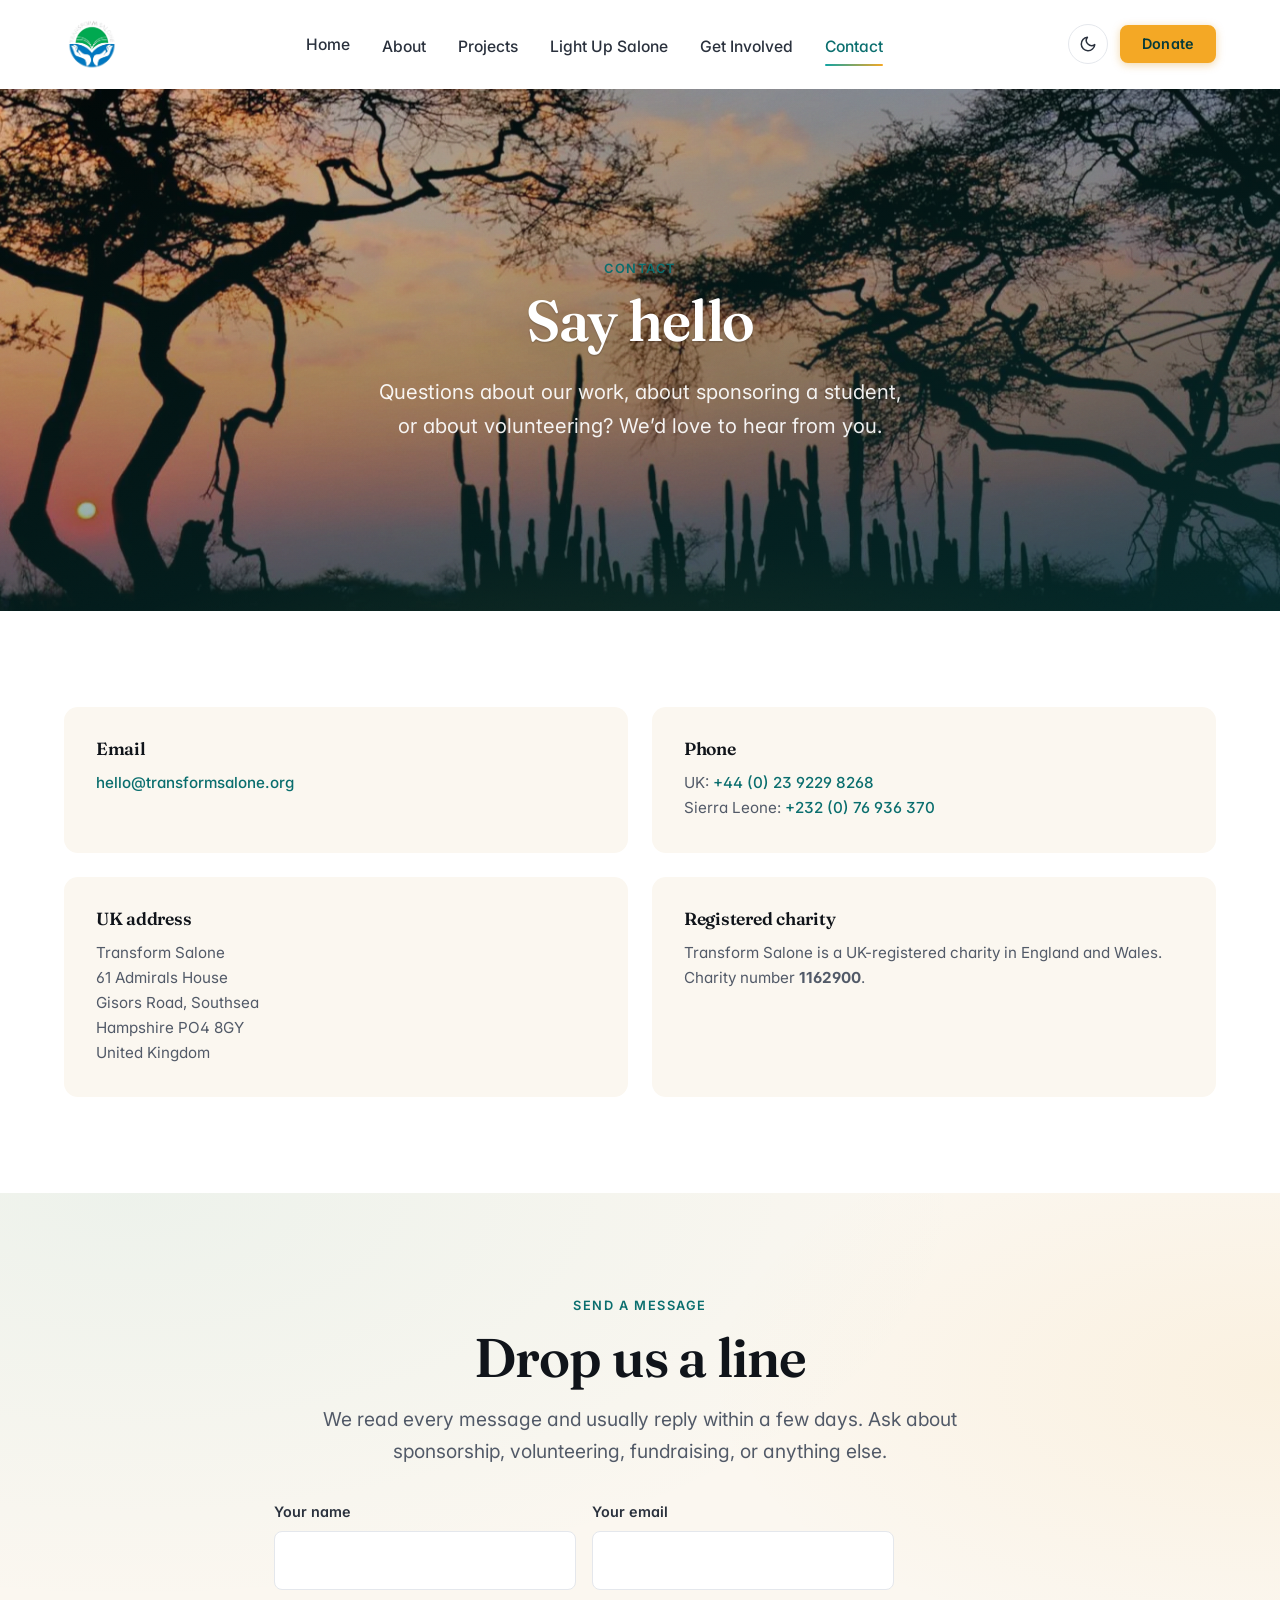
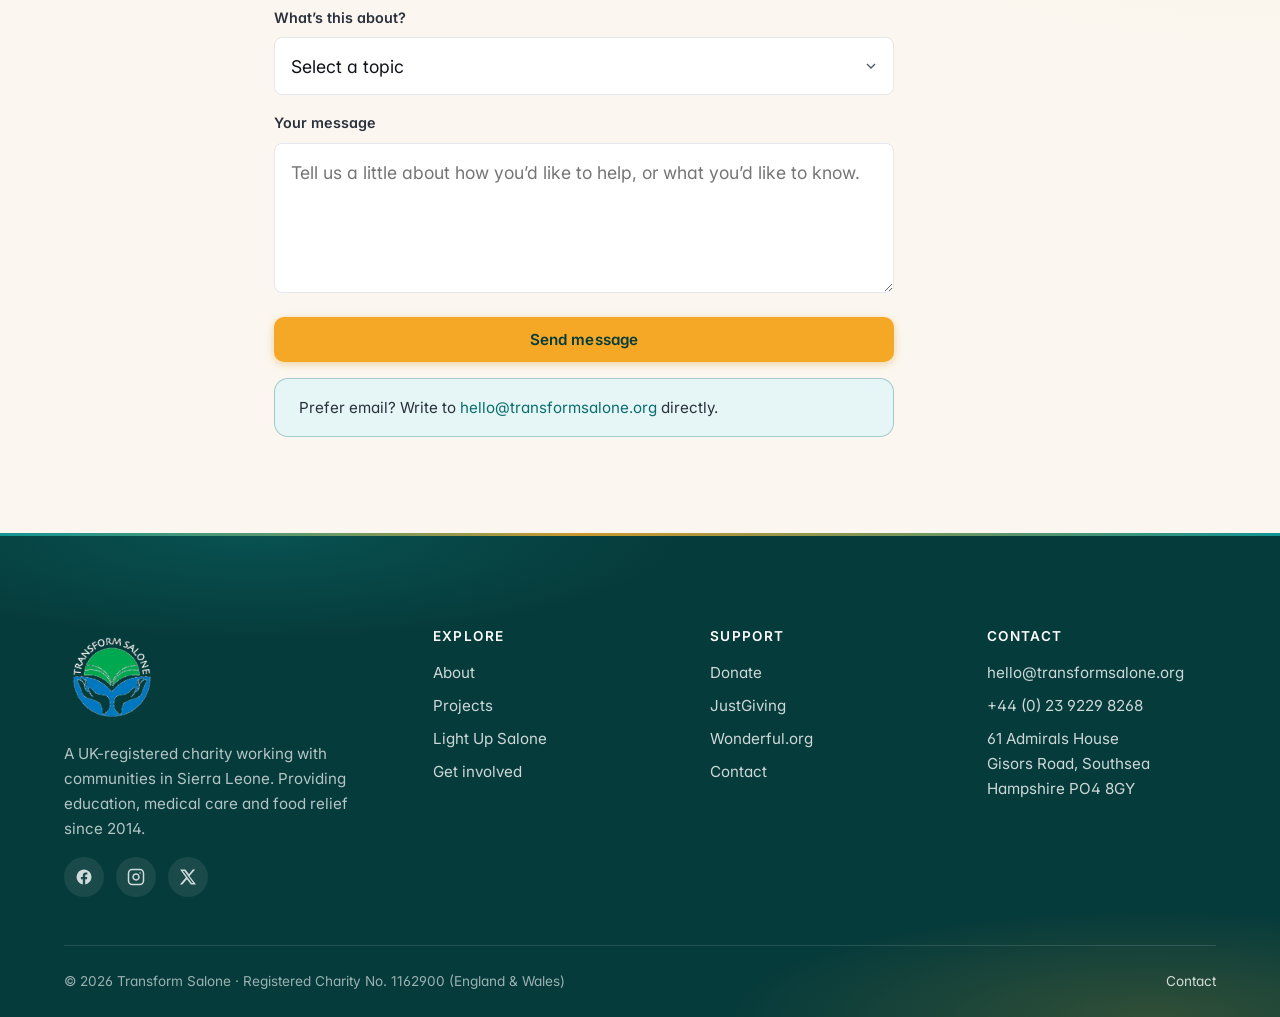
<file: contact.html>
<!doctype html>
<html lang="en-GB">
<head>
  <meta charset="utf-8" />
  <meta name="viewport" content="width=device-width, initial-scale=1" />
  <title>Transform Salone | Contact</title>
  <meta name="description" content="Get in touch with Transform Salone by email, phone or post. We&rsquo;d love to hear from you." />
  <meta name="theme-color" content="#063b3b" media="(prefers-color-scheme: light)" />
  <meta name="theme-color" content="#0a1014" media="(prefers-color-scheme: dark)" />

  <link rel="icon" type="image/webp" href="assets/images/logo-full-dark.webp" />
  <link rel="preconnect" href="https://fonts.googleapis.com" />
  <link rel="preconnect" href="https://fonts.gstatic.com" crossorigin />
  <link href="https://fonts.googleapis.com/css2?family=Fraunces:opsz,wght@9..144,500;9..144,600;9..144,700&family=Inter:wght@400;500;600;700&display=swap" rel="stylesheet" />
  <link rel="stylesheet" href="css/styles.css" />

  <meta property="og:title" content="Transform Salone | Contact" />
  <meta property="og:description" content="Get in touch with Transform Salone by email, phone or post. We&rsquo;d love to hear from you." />
  <meta property="og:type" content="website" />
  <meta property="og:url" content="https://transformsalone.org/contact.html" />

  <!-- Theme pre-init: avoid flash of unstyled theme by applying stored/system theme before paint. -->
  <script>
    (function() {
      try {
        var t = localStorage.getItem('ts-theme');
        if (t === 'dark' || t === 'light') {
          document.documentElement.setAttribute('data-theme', t);
        }
      } catch (e) {}
    })();
  </script>
</head>
<body>
  <a href="#main" class="skip-link">Skip to content</a>
  <div class="scroll-progress" aria-hidden="true"></div>

  <header class="site-header">
    <nav class="nav" aria-label="Primary">
      <a href="index.html" class="nav-brand" aria-label="Transform Salone home">
        <img src="assets/images/logo-full-dark.webp" alt="Transform Salone" />
      </a>
      <ul class="nav-links">
        <li><a data-nav="index.html" href="index.html">Home</a></li>
        <li><a data-nav="about.html" href="about.html">About</a></li>
        <li><a data-nav="projects.html" href="projects.html">Projects</a></li>
        <li><a data-nav="solar.html" href="solar.html">Light Up Salone</a></li>
        <li><a data-nav="get-involved.html" href="get-involved.html">Get Involved</a></li>
        <li><a data-nav="contact.html" href="contact.html">Contact</a></li>
      </ul>
      <div class="nav-right">
        <button class="theme-toggle" type="button" aria-label="Switch to dark mode" aria-pressed="false" title="Toggle theme">
          <svg class="icon-moon" viewBox="0 0 24 24" fill="none" stroke="currentColor" stroke-width="2" stroke-linecap="round" stroke-linejoin="round" aria-hidden="true"><path d="M21 12.79A9 9 0 1 1 11.21 3 7 7 0 0 0 21 12.79z"/></svg>
          <svg class="icon-sun" viewBox="0 0 24 24" fill="none" stroke="currentColor" stroke-width="2" stroke-linecap="round" stroke-linejoin="round" aria-hidden="true"><circle cx="12" cy="12" r="4"/><path d="M12 2v2M12 20v2M4.93 4.93l1.41 1.41M17.66 17.66l1.41 1.41M2 12h2M20 12h2M4.93 19.07l1.41-1.41M17.66 6.34l1.41-1.41"/></svg>
        </button>
        <a class="btn btn-primary nav-cta" href="donate.html">Donate</a>
      </div>
      <button class="nav-toggle" aria-label="Open menu" aria-expanded="false" aria-controls="nav-drawer">
        <span></span><span></span><span></span>
      </button>
    </nav>
    <div id="nav-drawer" class="nav-drawer">
      <ul>
        <li><a data-nav="index.html" href="index.html">Home</a></li>
        <li><a data-nav="about.html" href="about.html">About</a></li>
        <li><a data-nav="projects.html" href="projects.html">Projects</a></li>
        <li><a data-nav="solar.html" href="solar.html">Light Up Salone</a></li>
        <li><a data-nav="get-involved.html" href="get-involved.html">Get Involved</a></li>
        <li><a data-nav="contact.html" href="contact.html">Contact</a></li>
      </ul>
      <a class="btn btn-primary" href="donate.html">Donate</a>
    </div>
  </header>

  <main id="main">

    <section class="hero page-hero">
      <div class="hero-bg" style="background-image: url('assets/images/banner-contact.webp');"></div>
      <div class="hero-content">
        <span class="eyebrow">Contact</span>
        <h1>Say hello</h1>
        <p>Questions about our work, about sponsoring a student, or about volunteering? We&rsquo;d love to hear from you.</p>
      </div>
    </section>

    <section class="section">
      <div class="container">
        <div class="contact-grid">
          <div class="info-card">
            <h3>Email</h3>
            <p><a href="mailto:hello@transformsalone.org">hello@transformsalone.org</a></p>
          </div>
          <div class="info-card">
            <h3>Phone</h3>
            <p>UK: <a href="tel:+442392298268">+44 (0) 23 9229 8268</a><br/>Sierra Leone: <a href="tel:+23276936370">+232 (0) 76 936 370</a></p>
          </div>
          <div class="info-card">
            <h3>UK address</h3>
            <p>Transform Salone<br/>61 Admirals House<br/>Gisors Road, Southsea<br/>Hampshire PO4 8GY<br/>United Kingdom</p>
          </div>
          <div class="info-card">
            <h3>Registered charity</h3>
            <p>Transform Salone is a UK-registered charity in England and Wales.<br/>Charity number <strong>1162900</strong>.</p>
          </div>
        </div>
      </div>
    </section>

    <section class="section section-alt">
      <div class="container container-sm">
        <div class="text-center" style="margin-bottom: var(--space-6);">
          <span class="eyebrow">Send a message</span>
          <h2>Drop us a line</h2>
          <p class="lead mx-auto">We read every message and usually reply within a few days. Ask about sponsorship, volunteering, fundraising, or anything else.</p>
        </div>

        <div id="form-success" class="form-notice form-notice--success" hidden role="status">
          <strong>Thank you!</strong> Your message has been sent. We&rsquo;ll be in touch as soon as we can.
        </div>

        <form class="form" action="https://formsubmit.co/hello@transformsalone.org" method="POST">
          <input type="hidden" name="_subject" value="New enquiry from transformsalone.org" />
          <input type="hidden" name="_captcha" value="false" />
          <input type="hidden" name="_template" value="table" />
          <input type="hidden" name="_next" value="https://transformsalone.org/contact.html?sent=1" />
          <input type="text" name="_honey" class="sr-only" tabindex="-1" autocomplete="off" aria-hidden="true" />

          <div class="form-row">
            <div class="field">
              <label for="name">Your name</label>
              <input type="text" id="name" name="name" required autocomplete="name" />
            </div>
            <div class="field">
              <label for="email">Your email</label>
              <input type="email" id="email" name="email" required autocomplete="email" />
            </div>
          </div>
          <div class="field">
            <label for="topic">What&rsquo;s this about?</label>
            <select id="topic" name="topic" required>
              <option value="" disabled selected>Select a topic</option>
              <option value="Sponsoring a student">Sponsoring a student</option>
              <option value="Making a donation">Making a donation</option>
              <option value="Fundraising">Fundraising</option>
              <option value="Volunteering in Sierra Leone">Volunteering in Sierra Leone</option>
              <option value="Light Up Salone campaign">Light Up Salone campaign</option>
              <option value="General enquiry">General enquiry</option>
            </select>
          </div>
          <div class="field">
            <label for="message">Your message</label>
            <textarea id="message" name="message" required placeholder="Tell us a little about how you&rsquo;d like to help, or what you&rsquo;d like to know."></textarea>
          </div>
          <button class="btn btn-primary" type="submit">Send message</button>
          <p class="form-notice" style="margin: 0;">Prefer email? Write to <a href="mailto:hello@transformsalone.org">hello@transformsalone.org</a> directly.</p>
        </form>
      </div>
    </section>
  </main>

  <footer class="site-footer">
    <div class="container">
      <div class="footer-grid">
        <div class="footer-brand">
          <img src="assets/images/logo-full-dark.webp" alt="Transform Salone" />
          <p>A UK-registered charity working with communities in Sierra Leone. Providing education, medical care and food relief since 2014.</p>
          <div class="socials">
            <a href="https://www.facebook.com/TransformSalone/" aria-label="Facebook" rel="noopener">
              <svg viewBox="0 0 24 24" fill="currentColor"><path d="M22 12a10 10 0 1 0-11.56 9.87v-6.99h-2.54V12h2.54V9.8c0-2.51 1.49-3.89 3.77-3.89 1.09 0 2.24.2 2.24.2v2.46h-1.26c-1.24 0-1.63.77-1.63 1.56V12h2.77l-.44 2.88h-2.33v6.99A10 10 0 0 0 22 12z"/></svg>
            </a>
            <a href="https://www.instagram.com/transformsalone/" aria-label="Instagram" rel="noopener">
              <svg viewBox="0 0 24 24" fill="none" stroke="currentColor" stroke-width="2" stroke-linecap="round" stroke-linejoin="round"><rect x="2" y="2" width="20" height="20" rx="5"/><path d="M16 11.37A4 4 0 1 1 12.63 8 4 4 0 0 1 16 11.37z"/><line x1="17.5" y1="6.5" x2="17.51" y2="6.5"/></svg>
            </a>
            <a href="https://twitter.com/TransformSalone" aria-label="Twitter" rel="noopener">
              <svg viewBox="0 0 24 24" fill="currentColor"><path d="M18.244 2H21.5l-7.5 8.57L22.75 22h-6.84l-5.36-7-6.13 7H1.16l8.02-9.17L1.5 2h7l4.84 6.39L18.244 2zm-1.2 18h1.86L7.08 4H5.1l11.944 16z"/></svg>
            </a>
          </div>
        </div>
        <div>
          <h4>Explore</h4>
          <ul>
            <li><a href="about.html">About</a></li>
            <li><a href="projects.html">Projects</a></li>
            <li><a href="solar.html">Light Up Salone</a></li>
            <li><a href="get-involved.html">Get involved</a></li>
          </ul>
        </div>
        <div>
          <h4>Support</h4>
          <ul>
            <li><a href="donate.html">Donate</a></li>
            <li><a href="https://www.justgiving.com/transform-salone" rel="noopener">JustGiving</a></li>
            <li><a href="https://wonderful.org/charities/1162900" rel="noopener">Wonderful.org</a></li>
            <li><a href="contact.html">Contact</a></li>
          </ul>
        </div>
        <div>
          <h4>Contact</h4>
          <ul>
            <li><a href="mailto:hello@transformsalone.org">hello@transformsalone.org</a></li>
            <li>+44 (0) 23 9229 8268</li>
            <li>61 Admirals House<br/>Gisors Road, Southsea<br/>Hampshire PO4 8GY</li>
          </ul>
        </div>
      </div>
      <div class="footer-bottom">
        <div>&copy; <span id="year">2026</span> Transform Salone &middot; Registered Charity No. 1162900 (England &amp; Wales)</div>
        <div><a href="contact.html">Contact</a></div>
      </div>
    </div>
  </footer>

  <script src="js/main.js" defer></script>
</body>
</html>
</file>
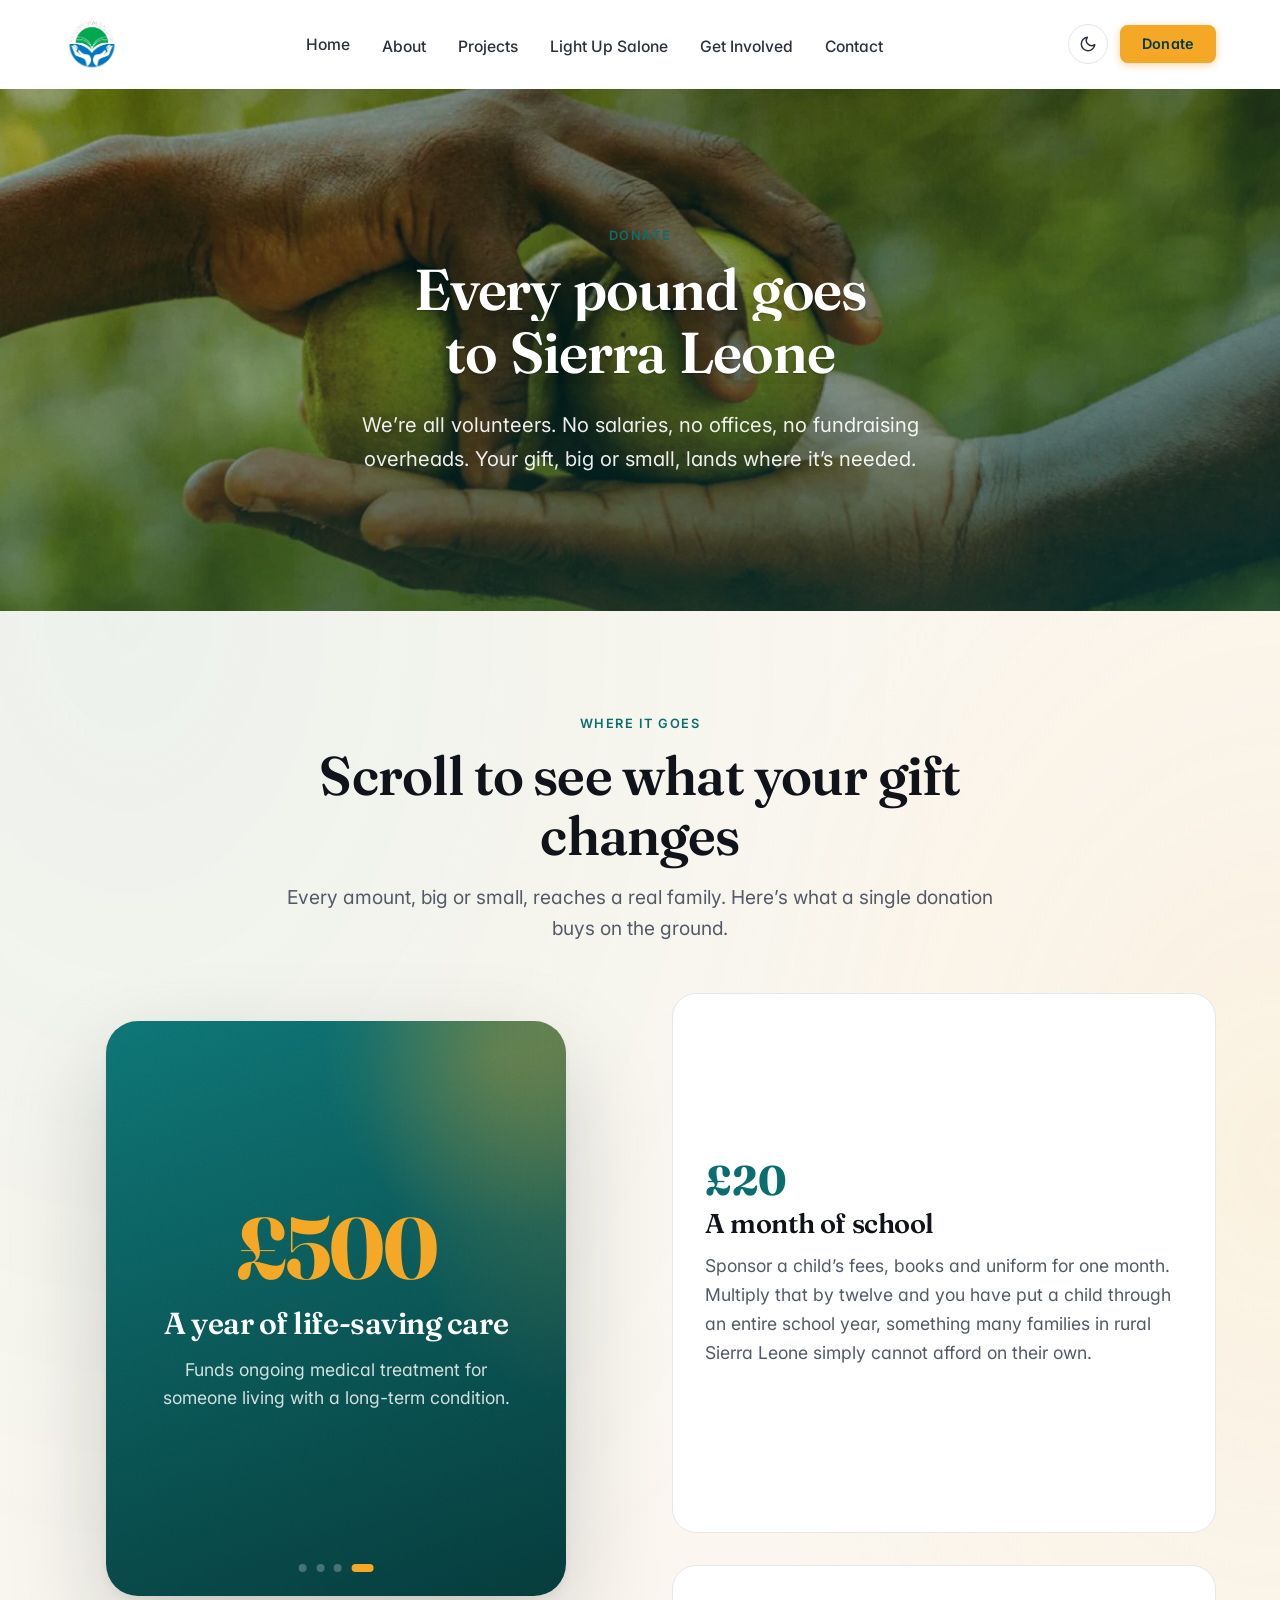
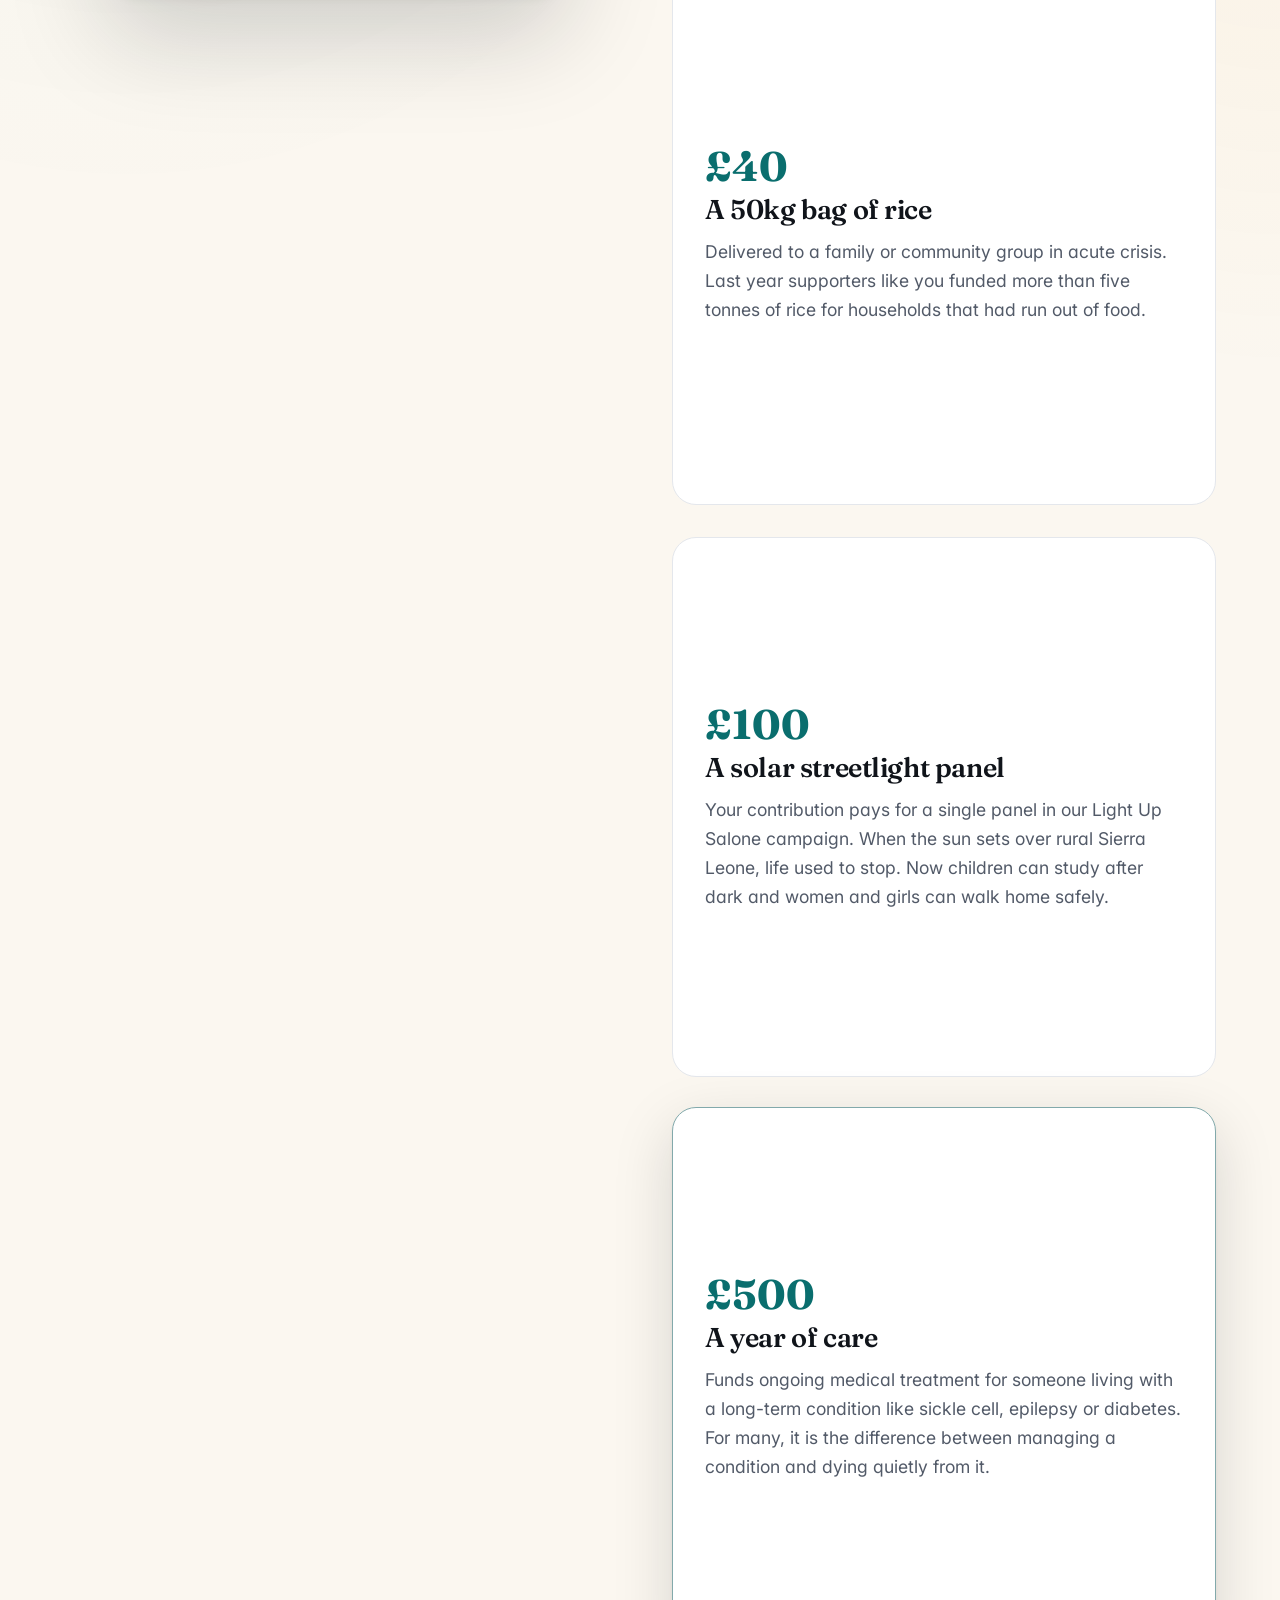
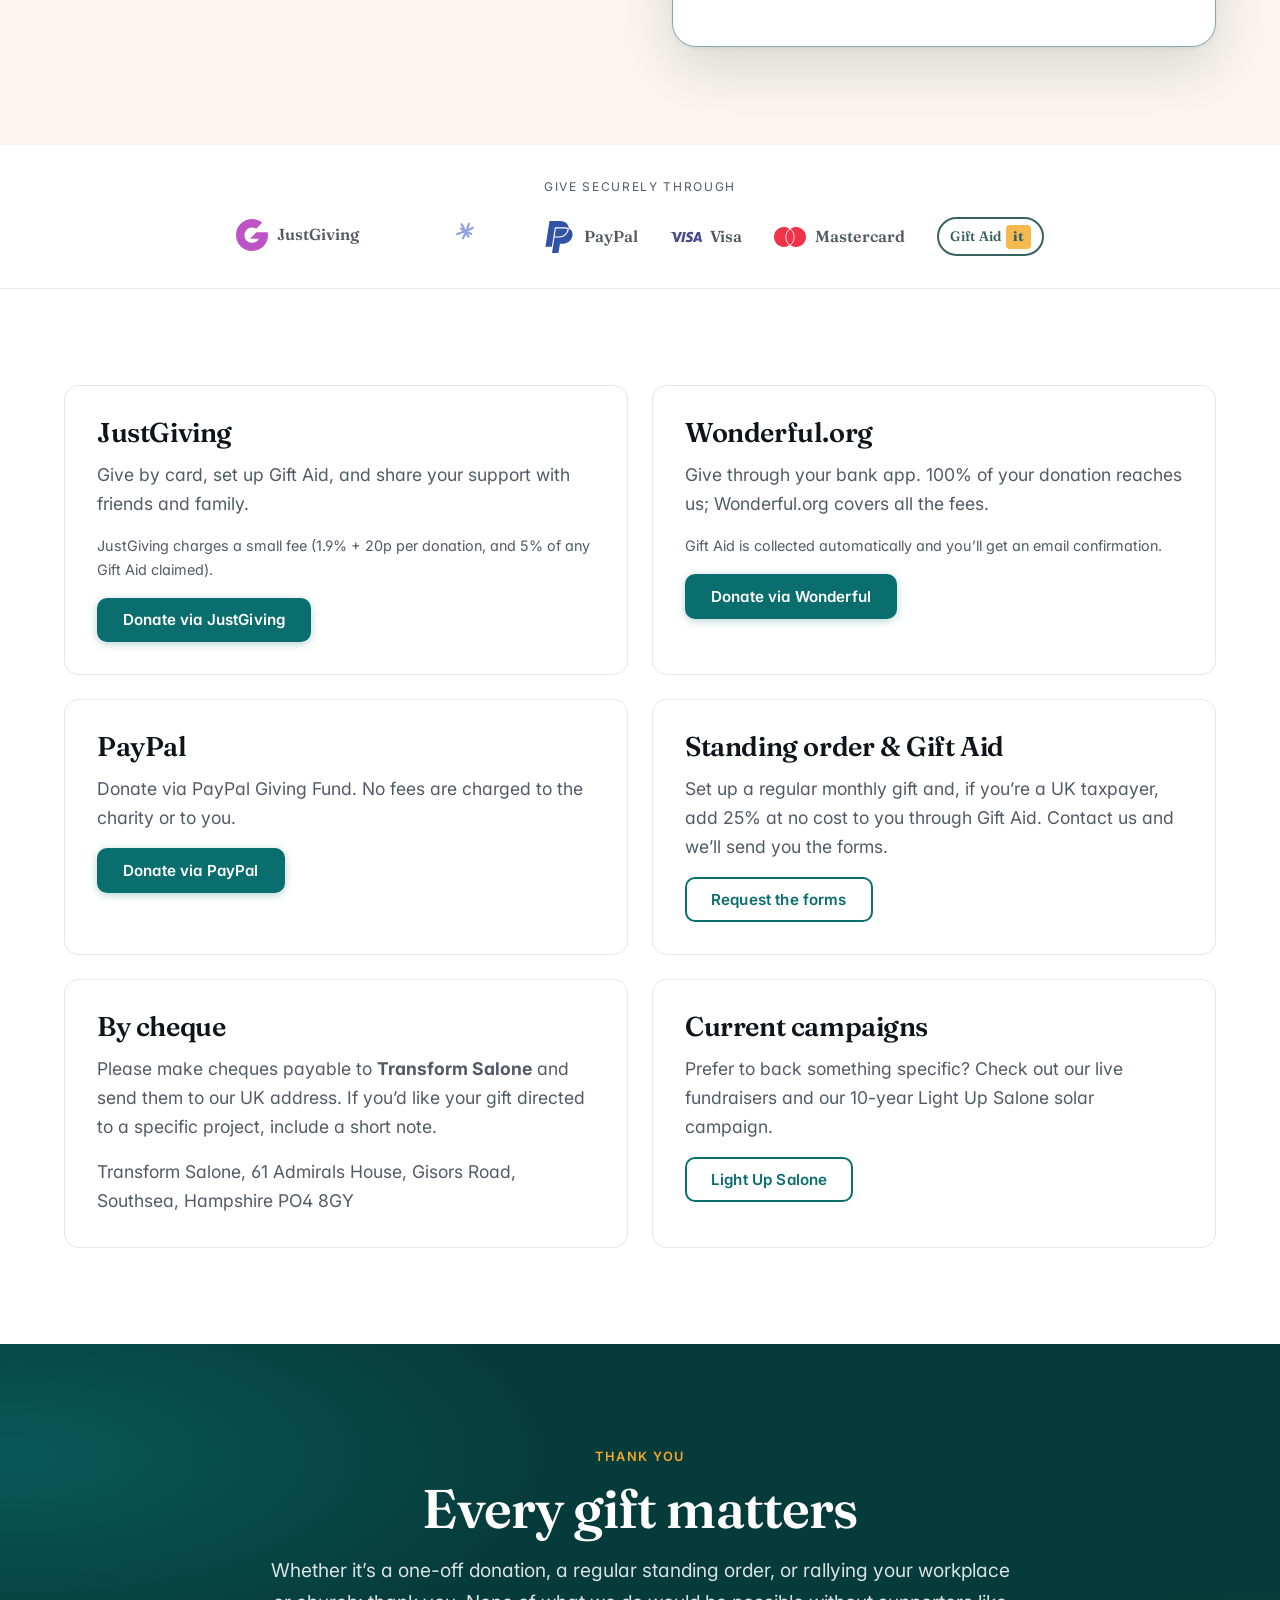
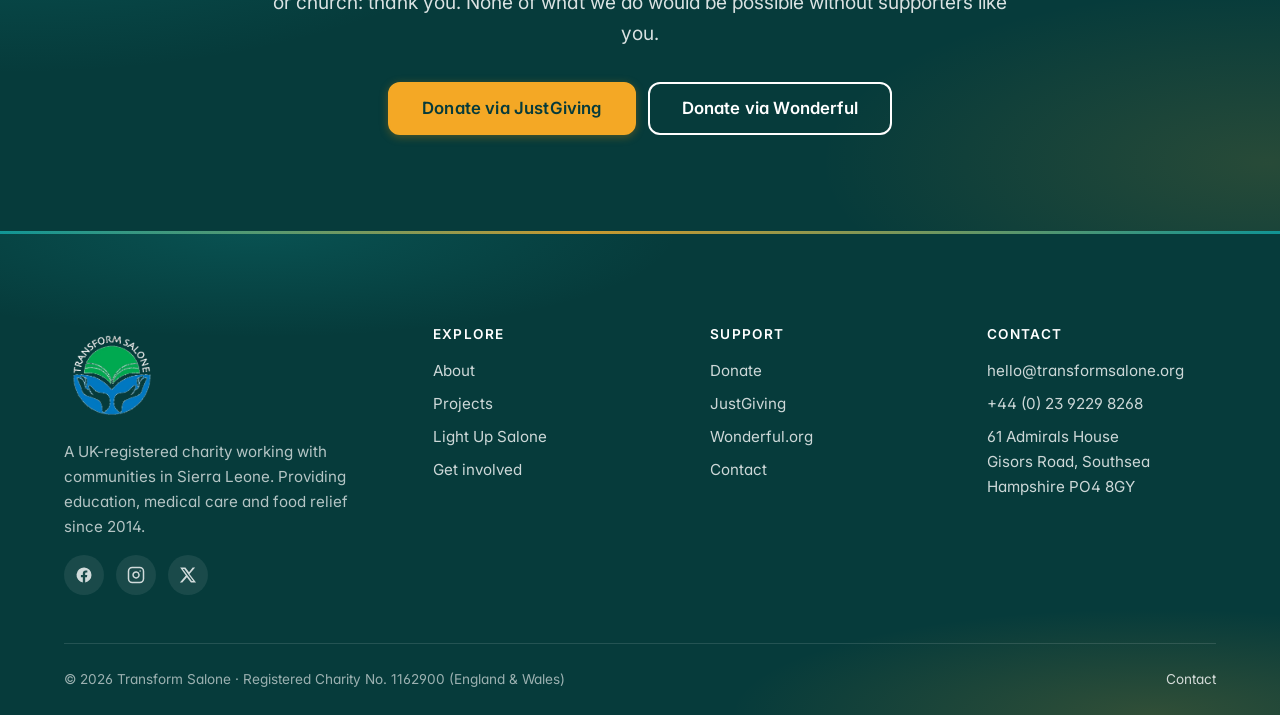
<file: donate.html>
<!doctype html>
<html lang="en-GB">
<head>
  <meta charset="utf-8" />
  <meta name="viewport" content="width=device-width, initial-scale=1" />
  <title>Transform Salone | Donate</title>
  <meta name="description" content="Donate to Transform Salone via JustGiving, Wonderful.org, PayPal, cheque or standing order. 100% goes to Sierra Leone." />
  <meta name="theme-color" content="#063b3b" media="(prefers-color-scheme: light)" />
  <meta name="theme-color" content="#0a1014" media="(prefers-color-scheme: dark)" />

  <link rel="icon" type="image/webp" href="assets/images/logo-full-dark.webp" />
  <link rel="preconnect" href="https://fonts.googleapis.com" />
  <link rel="preconnect" href="https://fonts.gstatic.com" crossorigin />
  <link href="https://fonts.googleapis.com/css2?family=Fraunces:opsz,wght@9..144,500;9..144,600;9..144,700&family=Inter:wght@400;500;600;700&display=swap" rel="stylesheet" />
  <link rel="stylesheet" href="css/styles.css" />

  <meta property="og:title" content="Transform Salone | Donate" />
  <meta property="og:description" content="Donate to Transform Salone via JustGiving, Wonderful.org, PayPal, cheque or standing order. 100% goes to Sierra Leone." />
  <meta property="og:type" content="website" />
  <meta property="og:url" content="https://transformsalone.org/donate.html" />

  <!-- Theme pre-init: avoid flash of unstyled theme by applying stored/system theme before paint. -->
  <script>
    (function() {
      try {
        var t = localStorage.getItem('ts-theme');
        if (t === 'dark' || t === 'light') {
          document.documentElement.setAttribute('data-theme', t);
        }
      } catch (e) {}
    })();
  </script>
</head>
<body>
  <a href="#main" class="skip-link">Skip to content</a>
  <div class="scroll-progress" aria-hidden="true"></div>

  <header class="site-header">
    <nav class="nav" aria-label="Primary">
      <a href="index.html" class="nav-brand" aria-label="Transform Salone home">
        <img src="assets/images/logo-full-dark.webp" alt="Transform Salone" />
      </a>
      <ul class="nav-links">
        <li><a data-nav="index.html" href="index.html">Home</a></li>
        <li><a data-nav="about.html" href="about.html">About</a></li>
        <li><a data-nav="projects.html" href="projects.html">Projects</a></li>
        <li><a data-nav="solar.html" href="solar.html">Light Up Salone</a></li>
        <li><a data-nav="get-involved.html" href="get-involved.html">Get Involved</a></li>
        <li><a data-nav="contact.html" href="contact.html">Contact</a></li>
      </ul>
      <div class="nav-right">
        <button class="theme-toggle" type="button" aria-label="Switch to dark mode" aria-pressed="false" title="Toggle theme">
          <svg class="icon-moon" viewBox="0 0 24 24" fill="none" stroke="currentColor" stroke-width="2" stroke-linecap="round" stroke-linejoin="round" aria-hidden="true"><path d="M21 12.79A9 9 0 1 1 11.21 3 7 7 0 0 0 21 12.79z"/></svg>
          <svg class="icon-sun" viewBox="0 0 24 24" fill="none" stroke="currentColor" stroke-width="2" stroke-linecap="round" stroke-linejoin="round" aria-hidden="true"><circle cx="12" cy="12" r="4"/><path d="M12 2v2M12 20v2M4.93 4.93l1.41 1.41M17.66 17.66l1.41 1.41M2 12h2M20 12h2M4.93 19.07l1.41-1.41M17.66 6.34l1.41-1.41"/></svg>
        </button>
        <a class="btn btn-primary nav-cta" href="donate.html">Donate</a>
      </div>
      <button class="nav-toggle" aria-label="Open menu" aria-expanded="false" aria-controls="nav-drawer">
        <span></span><span></span><span></span>
      </button>
    </nav>
    <div id="nav-drawer" class="nav-drawer">
      <ul>
        <li><a data-nav="index.html" href="index.html">Home</a></li>
        <li><a data-nav="about.html" href="about.html">About</a></li>
        <li><a data-nav="projects.html" href="projects.html">Projects</a></li>
        <li><a data-nav="solar.html" href="solar.html">Light Up Salone</a></li>
        <li><a data-nav="get-involved.html" href="get-involved.html">Get Involved</a></li>
        <li><a data-nav="contact.html" href="contact.html">Contact</a></li>
      </ul>
      <a class="btn btn-primary" href="donate.html">Donate</a>
    </div>
  </header>

  <main id="main">

    <section class="hero page-hero">
      <div class="hero-bg" style="background-image: url('assets/images/banner-donate.webp');"></div>
      <div class="hero-content">
        <span class="eyebrow">Donate</span>
        <h1 data-split>Every pound goes to Sierra Leone</h1>
        <p>We&rsquo;re all volunteers. No salaries, no offices, no fundraising overheads. Your gift, big or small, lands where it&rsquo;s needed.</p>
      </div>
    </section>

    <!-- ============ Scrollytelling: what your donation does ============ -->
    <section class="section section-alt">
      <div class="container">
        <div class="section-intro">
          <span class="eyebrow">Where it goes</span>
          <h2>Scroll to see what your gift changes</h2>
          <p class="lead mx-auto">Every amount, big or small, reaches a real family. Here&rsquo;s what a single donation buys on the ground.</p>
        </div>

        <div class="scrolly" data-scrolly>
          <div class="scrolly-inner">
            <aside class="scrolly-sticky">
              <div class="scrolly-card">
                <span class="scrolly-amount">&pound;20</span>
                <h3 class="scrolly-title">A month of school fees</h3>
                <p class="scrolly-description">Covers fees, books and uniform for one sponsored student for a month.</p>
                <div class="scrolly-dots">
                  <span class="is-active"></span><span></span><span></span><span></span>
                </div>
              </div>
            </aside>
            <div class="scrolly-panels">
              <div class="scrolly-panel is-active"
                   data-amount="&pound;20"
                   data-title="A month of school fees"
                   data-desc="Covers fees, books and uniform for one sponsored student for a month.">
                <span class="amount">&pound;20</span>
                <h3>A month of school</h3>
                <p>Sponsor a child&rsquo;s fees, books and uniform for one month. Multiply that by twelve and you have put a child through an entire school year, something many families in rural Sierra Leone simply cannot afford on their own.</p>
              </div>

              <div class="scrolly-panel"
                   data-amount="&pound;40"
                   data-title="A 50kg bag of rice"
                   data-desc="Feeds a family or small community group through a short crisis.">
                <span class="amount">&pound;40</span>
                <h3>A 50kg bag of rice</h3>
                <p>Delivered to a family or community group in acute crisis. Last year supporters like you funded more than five tonnes of rice for households that had run out of food.</p>
              </div>

              <div class="scrolly-panel"
                   data-amount="&pound;100"
                   data-title="A solar streetlight panel"
                   data-desc="Lights up a village path so children can study and women can walk home safely.">
                <span class="amount">&pound;100</span>
                <h3>A solar streetlight panel</h3>
                <p>Your contribution pays for a single panel in our Light Up Salone campaign. When the sun sets over rural Sierra Leone, life used to stop. Now children can study after dark and women and girls can walk home safely.</p>
              </div>

              <div class="scrolly-panel"
                   data-amount="&pound;500"
                   data-title="A year of life-saving care"
                   data-desc="Funds ongoing medical treatment for someone living with a long-term condition.">
                <span class="amount">&pound;500</span>
                <h3>A year of care</h3>
                <p>Funds ongoing medical treatment for someone living with a long-term condition like sickle cell, epilepsy or diabetes. For many, it is the difference between managing a condition and dying quietly from it.</p>
              </div>
            </div>
          </div>
        </div>
      </div>
    </section>

    <section class="logo-strip" aria-label="Accepted donation services">
      <div class="container">
        <p class="logo-strip-label">Give securely through</p>
        <ul class="logo-strip-list">
          <li><img src="assets/logos/justgiving.svg" alt="JustGiving" /><span>JustGiving</span></li>
          <li><img src="assets/logos/wonderful.svg" alt="Wonderful.org" class="is-wide" /></li>
          <li><img src="assets/logos/paypal.svg" alt="PayPal" /><span>PayPal</span></li>
          <li><img src="assets/logos/visa.svg" alt="Visa" /><span>Visa</span></li>
          <li><img src="assets/logos/mastercard.svg" alt="Mastercard" /><span>Mastercard</span></li>
          <li class="gift-aid" aria-label="Gift Aid">
            <span class="gift-aid-mark">Gift Aid <strong>it</strong></span>
          </li>
        </ul>
      </div>
    </section>

    <section class="section">
      <div class="container">
        <div class="grid grid-2">

          <article class="card reveal">
            <h3>JustGiving</h3>
            <p>Give by card, set up Gift Aid, and share your support with friends and family.</p>
            <p style="color: var(--text-muted); font-size: .9rem;">JustGiving charges a small fee (1.9% + 20p per donation, and 5% of any Gift Aid claimed).</p>
            <a class="btn btn-secondary" href="https://www.justgiving.com/transform-salone" rel="noopener" target="_blank">Donate via JustGiving</a>
          </article>

          <article class="card reveal">
            <h3>Wonderful.org</h3>
            <p>Give through your bank app. 100% of your donation reaches us; Wonderful.org covers all the fees.</p>
            <p style="color: var(--text-muted); font-size: .9rem;">Gift Aid is collected automatically and you&rsquo;ll get an email confirmation.</p>
            <a class="btn btn-secondary" href="https://wonderful.org/charities/1162900" rel="noopener" target="_blank">Donate via Wonderful</a>
          </article>

          <article class="card reveal">
            <h3>PayPal</h3>
            <p>Donate via PayPal Giving Fund. No fees are charged to the charity or to you.</p>
            <a class="btn btn-secondary" href="https://www.paypal.com/gb/fundraiser/charity/105825" rel="noopener" target="_blank">Donate via PayPal</a>
          </article>

          <article class="card reveal">
            <h3>Standing order &amp; Gift Aid</h3>
            <p>Set up a regular monthly gift and, if you&rsquo;re a UK taxpayer, add 25% at no cost to you through Gift Aid. Contact us and we&rsquo;ll send you the forms.</p>
            <a class="btn btn-outline" href="contact.html">Request the forms</a>
          </article>

          <article class="card reveal">
            <h3>By cheque</h3>
            <p>Please make cheques payable to <strong>Transform Salone</strong> and send them to our UK address. If you&rsquo;d like your gift directed to a specific project, include a short note.</p>
            <p style="color: var(--text-muted);">Transform Salone, 61 Admirals House, Gisors Road, Southsea, Hampshire PO4 8GY</p>
          </article>

          <article class="card reveal">
            <h3>Current campaigns</h3>
            <p>Prefer to back something specific? Check out our live fundraisers and our 10-year Light Up Salone solar campaign.</p>
            <a class="btn btn-outline" href="solar.html">Light Up Salone</a>
          </article>

        </div>
      </div>
    </section>

    <section class="section section-dark">
      <div class="container text-center">
        <span class="eyebrow">Thank you</span>
        <h2>Every gift matters</h2>
        <p class="lead mx-auto">Whether it&rsquo;s a one-off donation, a regular standing order, or rallying your workplace or church: thank you. None of what we do would be possible without supporters like you.</p>
        <div style="margin-top: var(--space-6); display: flex; flex-wrap: wrap; gap: var(--space-3); justify-content: center;">
          <a class="btn btn-primary btn-lg" href="https://www.justgiving.com/transform-salone" rel="noopener" target="_blank">Donate via JustGiving</a>
          <a class="btn btn-outline btn-lg" href="https://wonderful.org/charities/1162900" rel="noopener" target="_blank">Donate via Wonderful</a>
        </div>
      </div>
    </section>
  </main>

  <footer class="site-footer">
    <div class="container">
      <div class="footer-grid">
        <div class="footer-brand">
          <img src="assets/images/logo-full-dark.webp" alt="Transform Salone" />
          <p>A UK-registered charity working with communities in Sierra Leone. Providing education, medical care and food relief since 2014.</p>
          <div class="socials">
            <a href="https://www.facebook.com/TransformSalone/" aria-label="Facebook" rel="noopener">
              <svg viewBox="0 0 24 24" fill="currentColor"><path d="M22 12a10 10 0 1 0-11.56 9.87v-6.99h-2.54V12h2.54V9.8c0-2.51 1.49-3.89 3.77-3.89 1.09 0 2.24.2 2.24.2v2.46h-1.26c-1.24 0-1.63.77-1.63 1.56V12h2.77l-.44 2.88h-2.33v6.99A10 10 0 0 0 22 12z"/></svg>
            </a>
            <a href="https://www.instagram.com/transformsalone/" aria-label="Instagram" rel="noopener">
              <svg viewBox="0 0 24 24" fill="none" stroke="currentColor" stroke-width="2" stroke-linecap="round" stroke-linejoin="round"><rect x="2" y="2" width="20" height="20" rx="5"/><path d="M16 11.37A4 4 0 1 1 12.63 8 4 4 0 0 1 16 11.37z"/><line x1="17.5" y1="6.5" x2="17.51" y2="6.5"/></svg>
            </a>
            <a href="https://twitter.com/TransformSalone" aria-label="Twitter" rel="noopener">
              <svg viewBox="0 0 24 24" fill="currentColor"><path d="M18.244 2H21.5l-7.5 8.57L22.75 22h-6.84l-5.36-7-6.13 7H1.16l8.02-9.17L1.5 2h7l4.84 6.39L18.244 2zm-1.2 18h1.86L7.08 4H5.1l11.944 16z"/></svg>
            </a>
          </div>
        </div>
        <div>
          <h4>Explore</h4>
          <ul>
            <li><a href="about.html">About</a></li>
            <li><a href="projects.html">Projects</a></li>
            <li><a href="solar.html">Light Up Salone</a></li>
            <li><a href="get-involved.html">Get involved</a></li>
          </ul>
        </div>
        <div>
          <h4>Support</h4>
          <ul>
            <li><a href="donate.html">Donate</a></li>
            <li><a href="https://www.justgiving.com/transform-salone" rel="noopener">JustGiving</a></li>
            <li><a href="https://wonderful.org/charities/1162900" rel="noopener">Wonderful.org</a></li>
            <li><a href="contact.html">Contact</a></li>
          </ul>
        </div>
        <div>
          <h4>Contact</h4>
          <ul>
            <li><a href="mailto:hello@transformsalone.org">hello@transformsalone.org</a></li>
            <li>+44 (0) 23 9229 8268</li>
            <li>61 Admirals House<br/>Gisors Road, Southsea<br/>Hampshire PO4 8GY</li>
          </ul>
        </div>
      </div>
      <div class="footer-bottom">
        <div>&copy; <span id="year">2026</span> Transform Salone &middot; Registered Charity No. 1162900 (England &amp; Wales)</div>
        <div><a href="contact.html">Contact</a></div>
      </div>
    </div>
  </footer>

  <script src="js/main.js" defer></script>
</body>
</html>
</file>
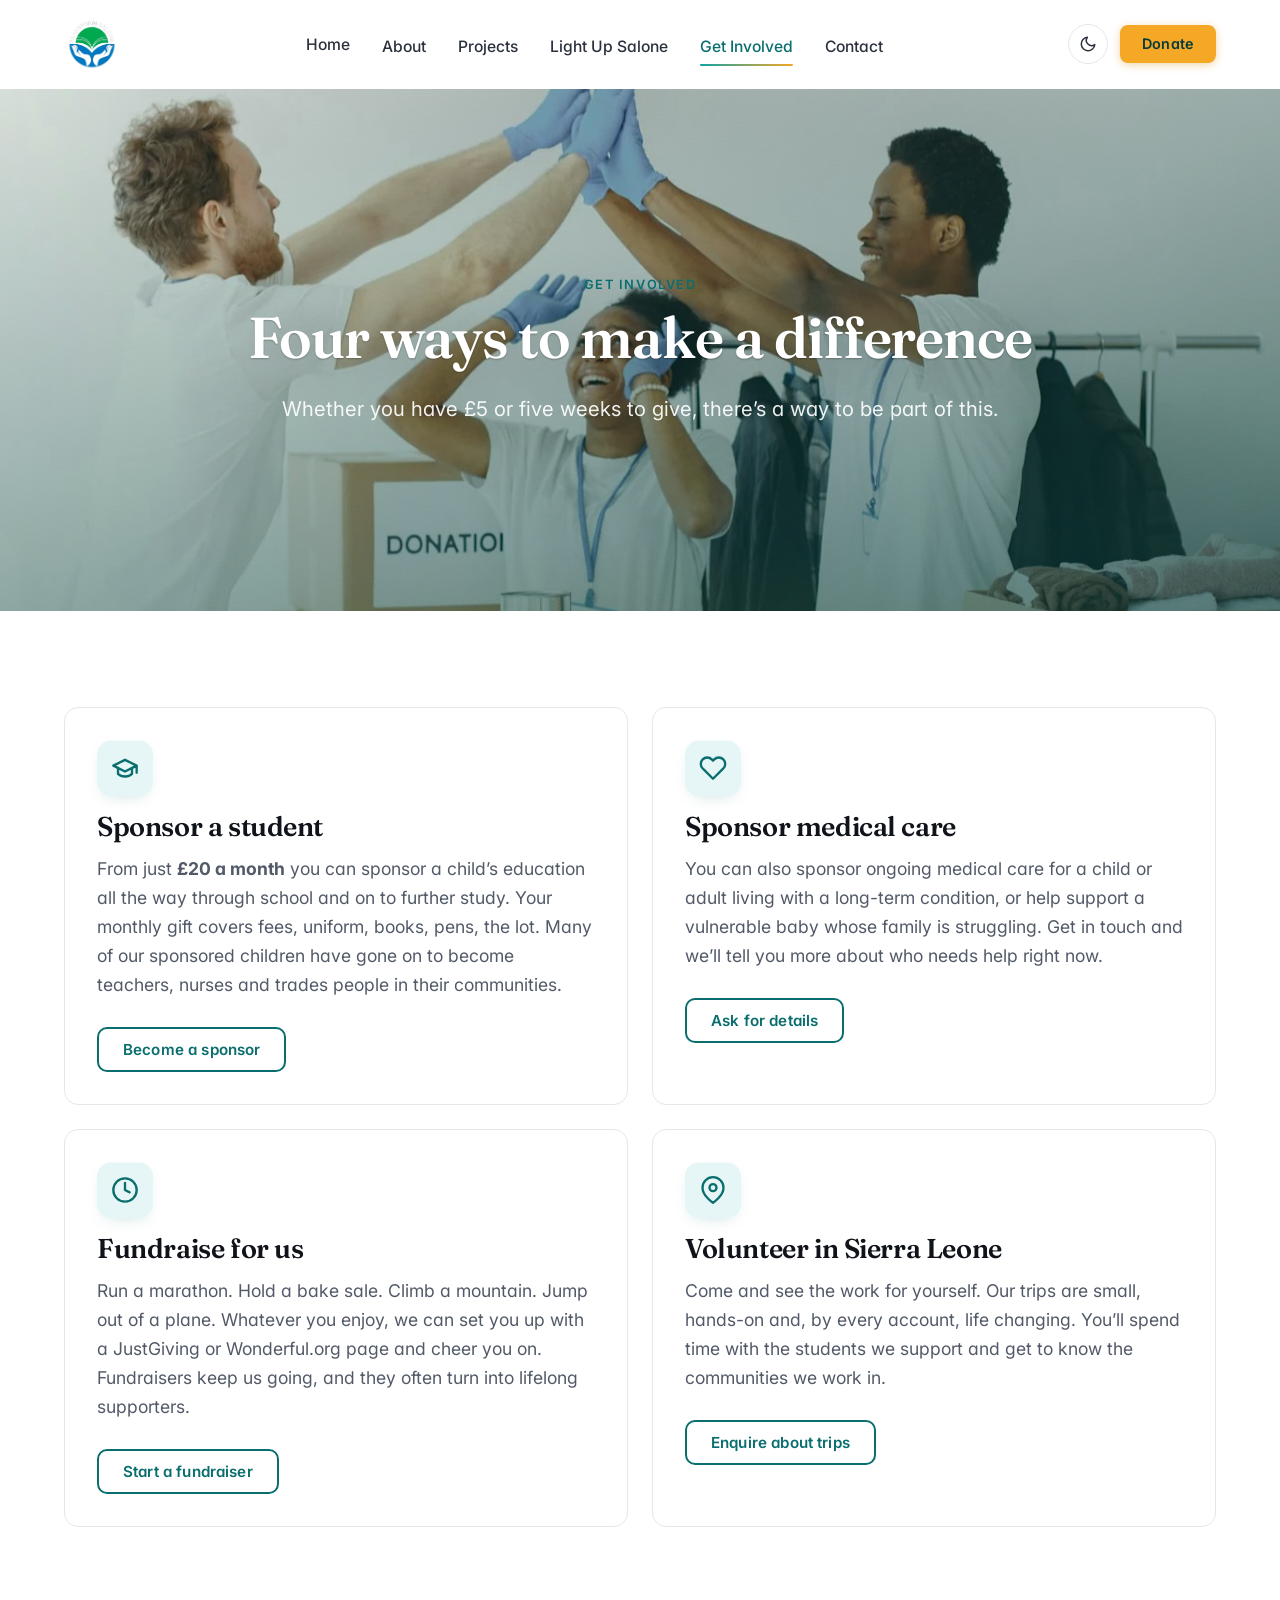
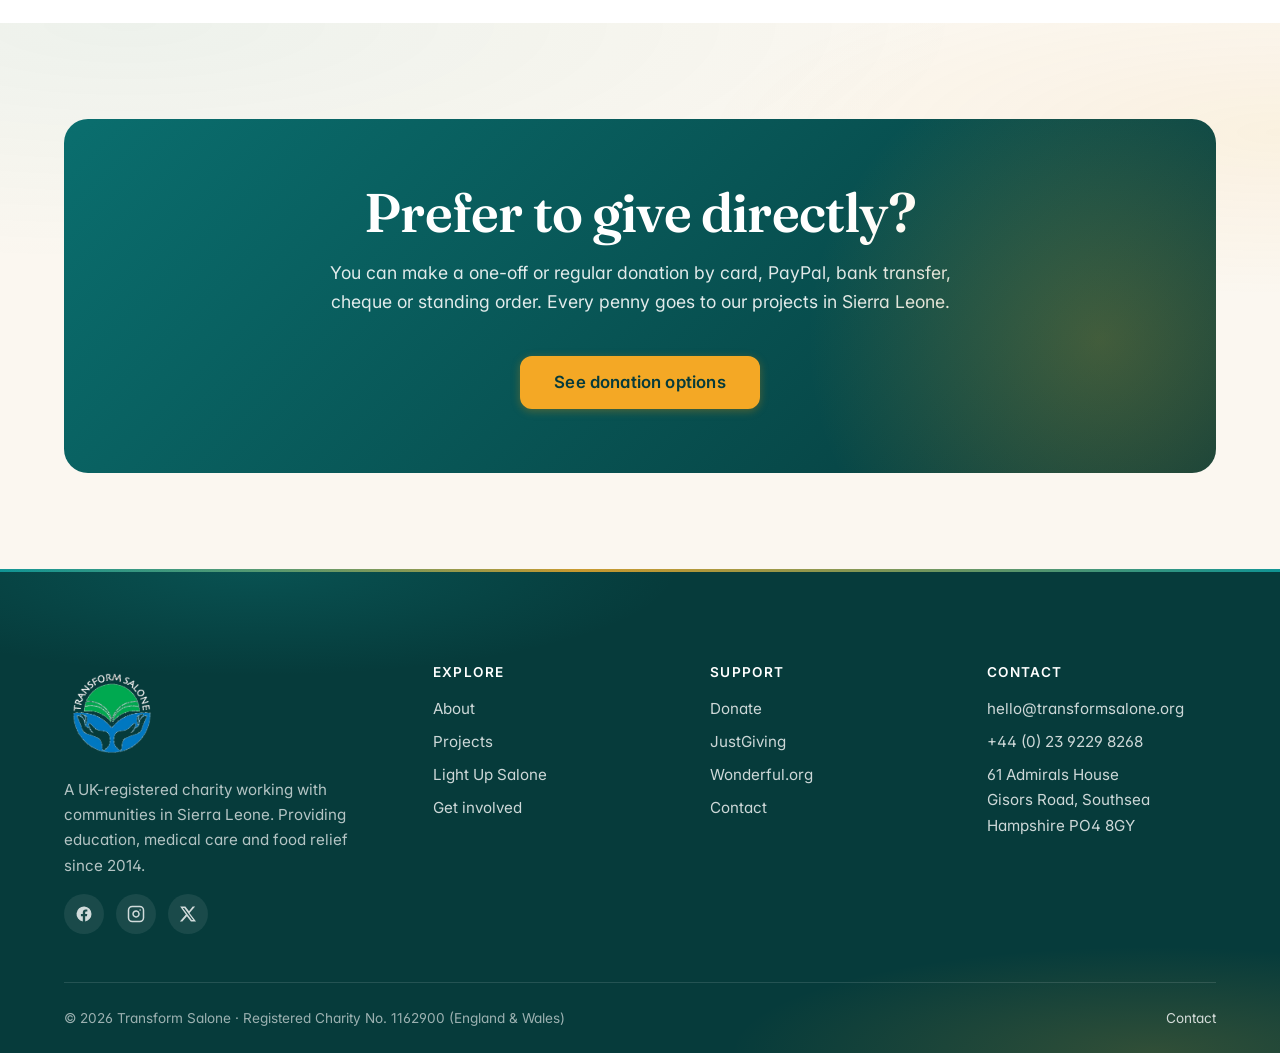
<file: get-involved.html>
<!doctype html>
<html lang="en-GB">
<head>
  <meta charset="utf-8" />
  <meta name="viewport" content="width=device-width, initial-scale=1" />
  <title>Transform Salone | Get involved</title>
  <meta name="description" content="Sponsor a student, fundraise, volunteer in Sierra Leone, or make a donation. Four ways to be part of our work." />
  <meta name="theme-color" content="#063b3b" media="(prefers-color-scheme: light)" />
  <meta name="theme-color" content="#0a1014" media="(prefers-color-scheme: dark)" />

  <link rel="icon" type="image/webp" href="assets/images/logo-full-dark.webp" />
  <link rel="preconnect" href="https://fonts.googleapis.com" />
  <link rel="preconnect" href="https://fonts.gstatic.com" crossorigin />
  <link href="https://fonts.googleapis.com/css2?family=Fraunces:opsz,wght@9..144,500;9..144,600;9..144,700&family=Inter:wght@400;500;600;700&display=swap" rel="stylesheet" />
  <link rel="stylesheet" href="css/styles.css" />

  <meta property="og:title" content="Transform Salone | Get involved" />
  <meta property="og:description" content="Sponsor a student, fundraise, volunteer in Sierra Leone, or make a donation. Four ways to be part of our work." />
  <meta property="og:type" content="website" />
  <meta property="og:url" content="https://transformsalone.org/get-involved.html" />

  <!-- Theme pre-init: avoid flash of unstyled theme by applying stored/system theme before paint. -->
  <script>
    (function() {
      try {
        var t = localStorage.getItem('ts-theme');
        if (t === 'dark' || t === 'light') {
          document.documentElement.setAttribute('data-theme', t);
        }
      } catch (e) {}
    })();
  </script>
</head>
<body>
  <a href="#main" class="skip-link">Skip to content</a>
  <div class="scroll-progress" aria-hidden="true"></div>

  <header class="site-header">
    <nav class="nav" aria-label="Primary">
      <a href="index.html" class="nav-brand" aria-label="Transform Salone home">
        <img src="assets/images/logo-full-dark.webp" alt="Transform Salone" />
      </a>
      <ul class="nav-links">
        <li><a data-nav="index.html" href="index.html">Home</a></li>
        <li><a data-nav="about.html" href="about.html">About</a></li>
        <li><a data-nav="projects.html" href="projects.html">Projects</a></li>
        <li><a data-nav="solar.html" href="solar.html">Light Up Salone</a></li>
        <li><a data-nav="get-involved.html" href="get-involved.html">Get Involved</a></li>
        <li><a data-nav="contact.html" href="contact.html">Contact</a></li>
      </ul>
      <div class="nav-right">
        <button class="theme-toggle" type="button" aria-label="Switch to dark mode" aria-pressed="false" title="Toggle theme">
          <svg class="icon-moon" viewBox="0 0 24 24" fill="none" stroke="currentColor" stroke-width="2" stroke-linecap="round" stroke-linejoin="round" aria-hidden="true"><path d="M21 12.79A9 9 0 1 1 11.21 3 7 7 0 0 0 21 12.79z"/></svg>
          <svg class="icon-sun" viewBox="0 0 24 24" fill="none" stroke="currentColor" stroke-width="2" stroke-linecap="round" stroke-linejoin="round" aria-hidden="true"><circle cx="12" cy="12" r="4"/><path d="M12 2v2M12 20v2M4.93 4.93l1.41 1.41M17.66 17.66l1.41 1.41M2 12h2M20 12h2M4.93 19.07l1.41-1.41M17.66 6.34l1.41-1.41"/></svg>
        </button>
        <a class="btn btn-primary nav-cta" href="donate.html">Donate</a>
      </div>
      <button class="nav-toggle" aria-label="Open menu" aria-expanded="false" aria-controls="nav-drawer">
        <span></span><span></span><span></span>
      </button>
    </nav>
    <div id="nav-drawer" class="nav-drawer">
      <ul>
        <li><a data-nav="index.html" href="index.html">Home</a></li>
        <li><a data-nav="about.html" href="about.html">About</a></li>
        <li><a data-nav="projects.html" href="projects.html">Projects</a></li>
        <li><a data-nav="solar.html" href="solar.html">Light Up Salone</a></li>
        <li><a data-nav="get-involved.html" href="get-involved.html">Get Involved</a></li>
        <li><a data-nav="contact.html" href="contact.html">Contact</a></li>
      </ul>
      <a class="btn btn-primary" href="donate.html">Donate</a>
    </div>
  </header>

  <main id="main">

    <section class="hero page-hero">
      <div class="hero-bg" style="background-image: url('assets/images/banner-get-involved.webp');"></div>
      <div class="hero-content">
        <span class="eyebrow">Get involved</span>
        <h1>Four ways to make a difference</h1>
        <p>Whether you have &pound;5 or five weeks to give, there&rsquo;s a way to be part of this.</p>
      </div>
    </section>

    <section class="section">
      <div class="container">
        <div class="grid grid-2">

          <article class="card reveal">
            <div class="icon"><svg viewBox="0 0 24 24" fill="none" stroke="currentColor" stroke-width="2" stroke-linecap="round" stroke-linejoin="round"><path d="M22 10v6M2 10l10-5 10 5-10 5z"/><path d="M6 12v5c3 3 9 3 12 0v-5"/></svg></div>
            <h3>Sponsor a student</h3>
            <p>From just <strong>£20 a month</strong> you can sponsor a child&rsquo;s education all the way through school and on to further study. Your monthly gift covers fees, uniform, books, pens, the lot. Many of our sponsored children have gone on to become teachers, nurses and trades people in their communities.</p>
            <p><a class="btn btn-outline" href="contact.html" style="margin-top: var(--space-3);">Become a sponsor</a></p>
          </article>

          <article class="card reveal">
            <div class="icon"><svg viewBox="0 0 24 24" fill="none" stroke="currentColor" stroke-width="2" stroke-linecap="round" stroke-linejoin="round"><path d="M20.84 4.61a5.5 5.5 0 0 0-7.78 0L12 5.67l-1.06-1.06a5.5 5.5 0 0 0-7.78 7.78l1.06 1.06L12 21.23l7.78-7.78 1.06-1.06a5.5 5.5 0 0 0 0-7.78z"/></svg></div>
            <h3>Sponsor medical care</h3>
            <p>You can also sponsor ongoing medical care for a child or adult living with a long-term condition, or help support a vulnerable baby whose family is struggling. Get in touch and we&rsquo;ll tell you more about who needs help right now.</p>
            <p><a class="btn btn-outline" href="contact.html" style="margin-top: var(--space-3);">Ask for details</a></p>
          </article>

          <article class="card reveal">
            <div class="icon"><svg viewBox="0 0 24 24" fill="none" stroke="currentColor" stroke-width="2" stroke-linecap="round" stroke-linejoin="round"><circle cx="12" cy="12" r="10"/><path d="M12 6v6l4 2"/></svg></div>
            <h3>Fundraise for us</h3>
            <p>Run a marathon. Hold a bake sale. Climb a mountain. Jump out of a plane. Whatever you enjoy, we can set you up with a JustGiving or Wonderful.org page and cheer you on. Fundraisers keep us going, and they often turn into lifelong supporters.</p>
            <p><a class="btn btn-outline" href="contact.html" style="margin-top: var(--space-3);">Start a fundraiser</a></p>
          </article>

          <article class="card reveal">
            <div class="icon"><svg viewBox="0 0 24 24" fill="none" stroke="currentColor" stroke-width="2" stroke-linecap="round" stroke-linejoin="round"><path d="M21 10c0 7-9 13-9 13S3 17 3 10a9 9 0 0 1 18 0z"/><circle cx="12" cy="10" r="3"/></svg></div>
            <h3>Volunteer in Sierra Leone</h3>
            <p>Come and see the work for yourself. Our trips are small, hands-on and, by every account, life changing. You&rsquo;ll spend time with the students we support and get to know the communities we work in.</p>
            <p><a class="btn btn-outline" href="contact.html" style="margin-top: var(--space-3);">Enquire about trips</a></p>
          </article>

        </div>
      </div>
    </section>

    <section class="section section-alt">
      <div class="container">
        <div class="cta-banner reveal">
          <h2>Prefer to give directly?</h2>
          <p>You can make a one-off or regular donation by card, PayPal, bank transfer, cheque or standing order. Every penny goes to our projects in Sierra Leone.</p>
          <a class="btn btn-primary btn-lg" href="donate.html">See donation options</a>
        </div>
      </div>
    </section>
  </main>

  <footer class="site-footer">
    <div class="container">
      <div class="footer-grid">
        <div class="footer-brand">
          <img src="assets/images/logo-full-dark.webp" alt="Transform Salone" />
          <p>A UK-registered charity working with communities in Sierra Leone. Providing education, medical care and food relief since 2014.</p>
          <div class="socials">
            <a href="https://www.facebook.com/TransformSalone/" aria-label="Facebook" rel="noopener">
              <svg viewBox="0 0 24 24" fill="currentColor"><path d="M22 12a10 10 0 1 0-11.56 9.87v-6.99h-2.54V12h2.54V9.8c0-2.51 1.49-3.89 3.77-3.89 1.09 0 2.24.2 2.24.2v2.46h-1.26c-1.24 0-1.63.77-1.63 1.56V12h2.77l-.44 2.88h-2.33v6.99A10 10 0 0 0 22 12z"/></svg>
            </a>
            <a href="https://www.instagram.com/transformsalone/" aria-label="Instagram" rel="noopener">
              <svg viewBox="0 0 24 24" fill="none" stroke="currentColor" stroke-width="2" stroke-linecap="round" stroke-linejoin="round"><rect x="2" y="2" width="20" height="20" rx="5"/><path d="M16 11.37A4 4 0 1 1 12.63 8 4 4 0 0 1 16 11.37z"/><line x1="17.5" y1="6.5" x2="17.51" y2="6.5"/></svg>
            </a>
            <a href="https://twitter.com/TransformSalone" aria-label="Twitter" rel="noopener">
              <svg viewBox="0 0 24 24" fill="currentColor"><path d="M18.244 2H21.5l-7.5 8.57L22.75 22h-6.84l-5.36-7-6.13 7H1.16l8.02-9.17L1.5 2h7l4.84 6.39L18.244 2zm-1.2 18h1.86L7.08 4H5.1l11.944 16z"/></svg>
            </a>
          </div>
        </div>
        <div>
          <h4>Explore</h4>
          <ul>
            <li><a href="about.html">About</a></li>
            <li><a href="projects.html">Projects</a></li>
            <li><a href="solar.html">Light Up Salone</a></li>
            <li><a href="get-involved.html">Get involved</a></li>
          </ul>
        </div>
        <div>
          <h4>Support</h4>
          <ul>
            <li><a href="donate.html">Donate</a></li>
            <li><a href="https://www.justgiving.com/transform-salone" rel="noopener">JustGiving</a></li>
            <li><a href="https://wonderful.org/charities/1162900" rel="noopener">Wonderful.org</a></li>
            <li><a href="contact.html">Contact</a></li>
          </ul>
        </div>
        <div>
          <h4>Contact</h4>
          <ul>
            <li><a href="mailto:hello@transformsalone.org">hello@transformsalone.org</a></li>
            <li>+44 (0) 23 9229 8268</li>
            <li>61 Admirals House<br/>Gisors Road, Southsea<br/>Hampshire PO4 8GY</li>
          </ul>
        </div>
      </div>
      <div class="footer-bottom">
        <div>&copy; <span id="year">2026</span> Transform Salone &middot; Registered Charity No. 1162900 (England &amp; Wales)</div>
        <div><a href="contact.html">Contact</a></div>
      </div>
    </div>
  </footer>

  <script src="js/main.js" defer></script>
</body>
</html>
</file>
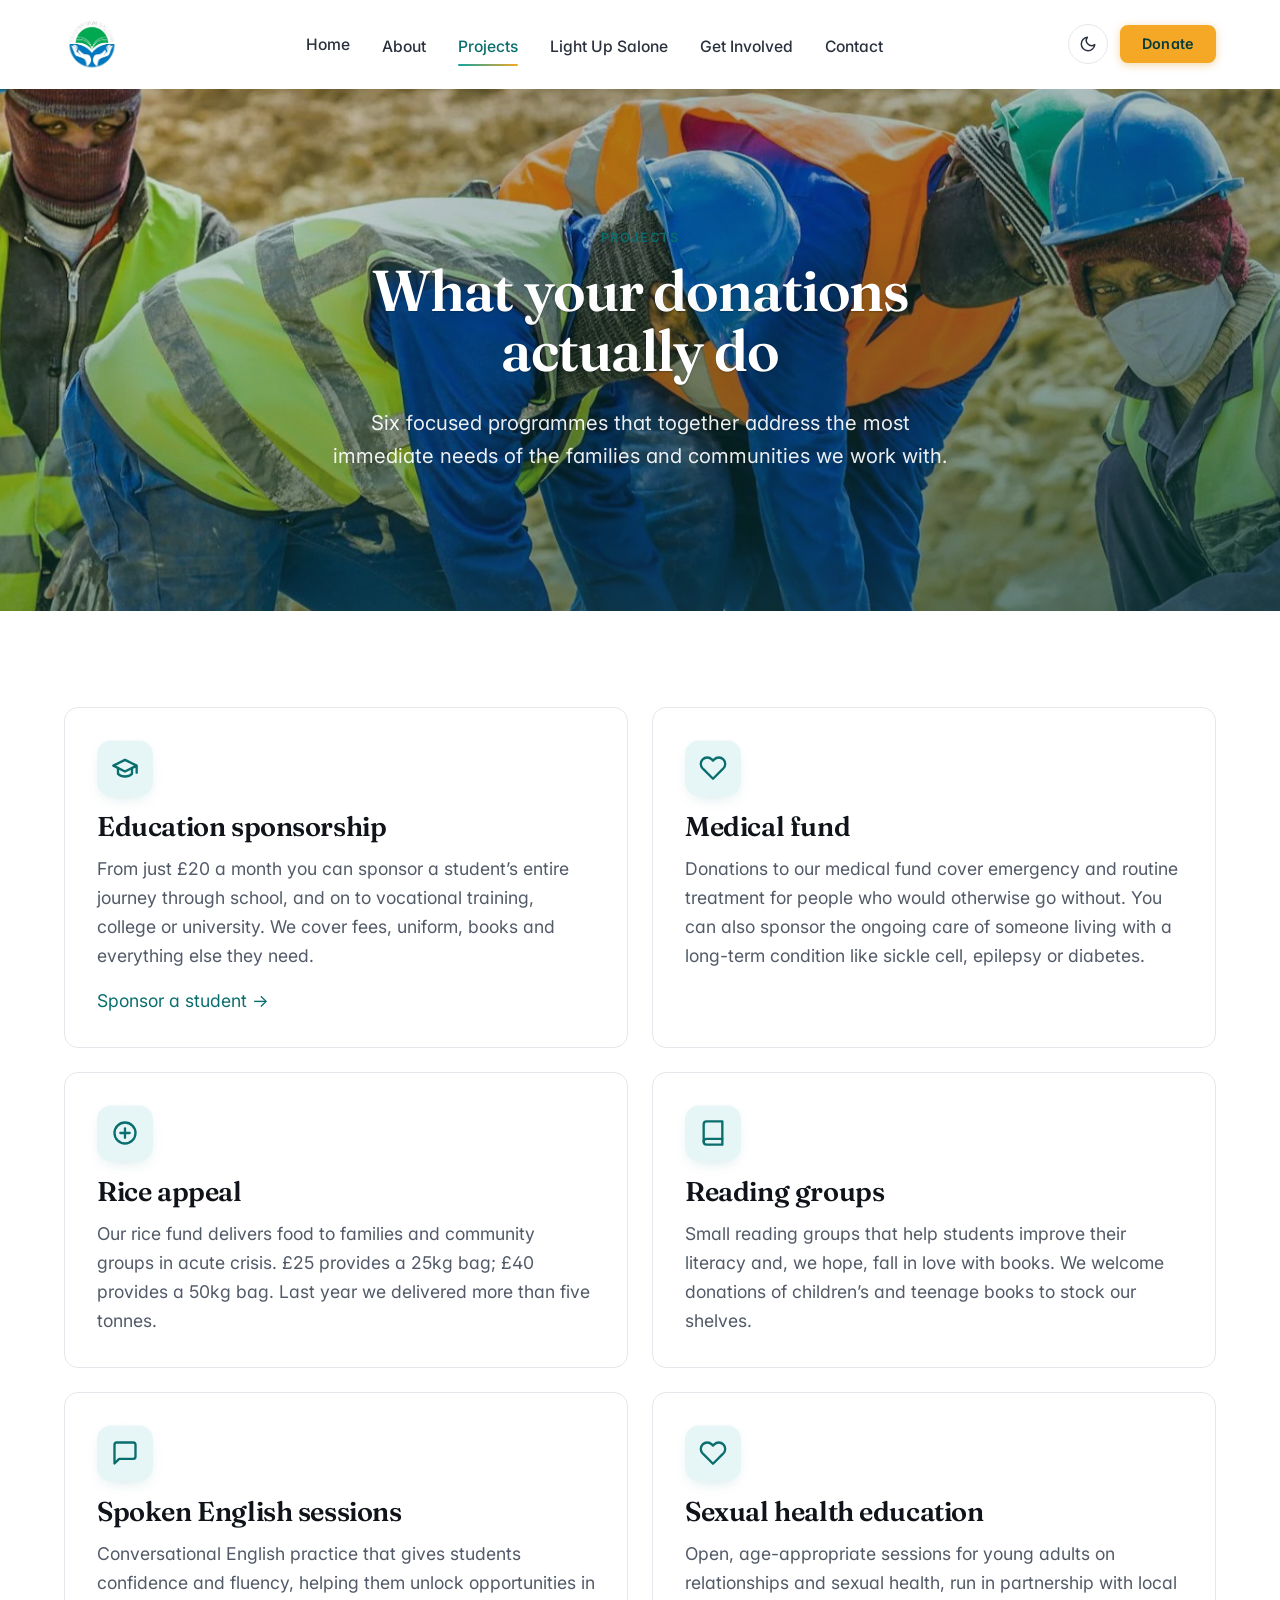
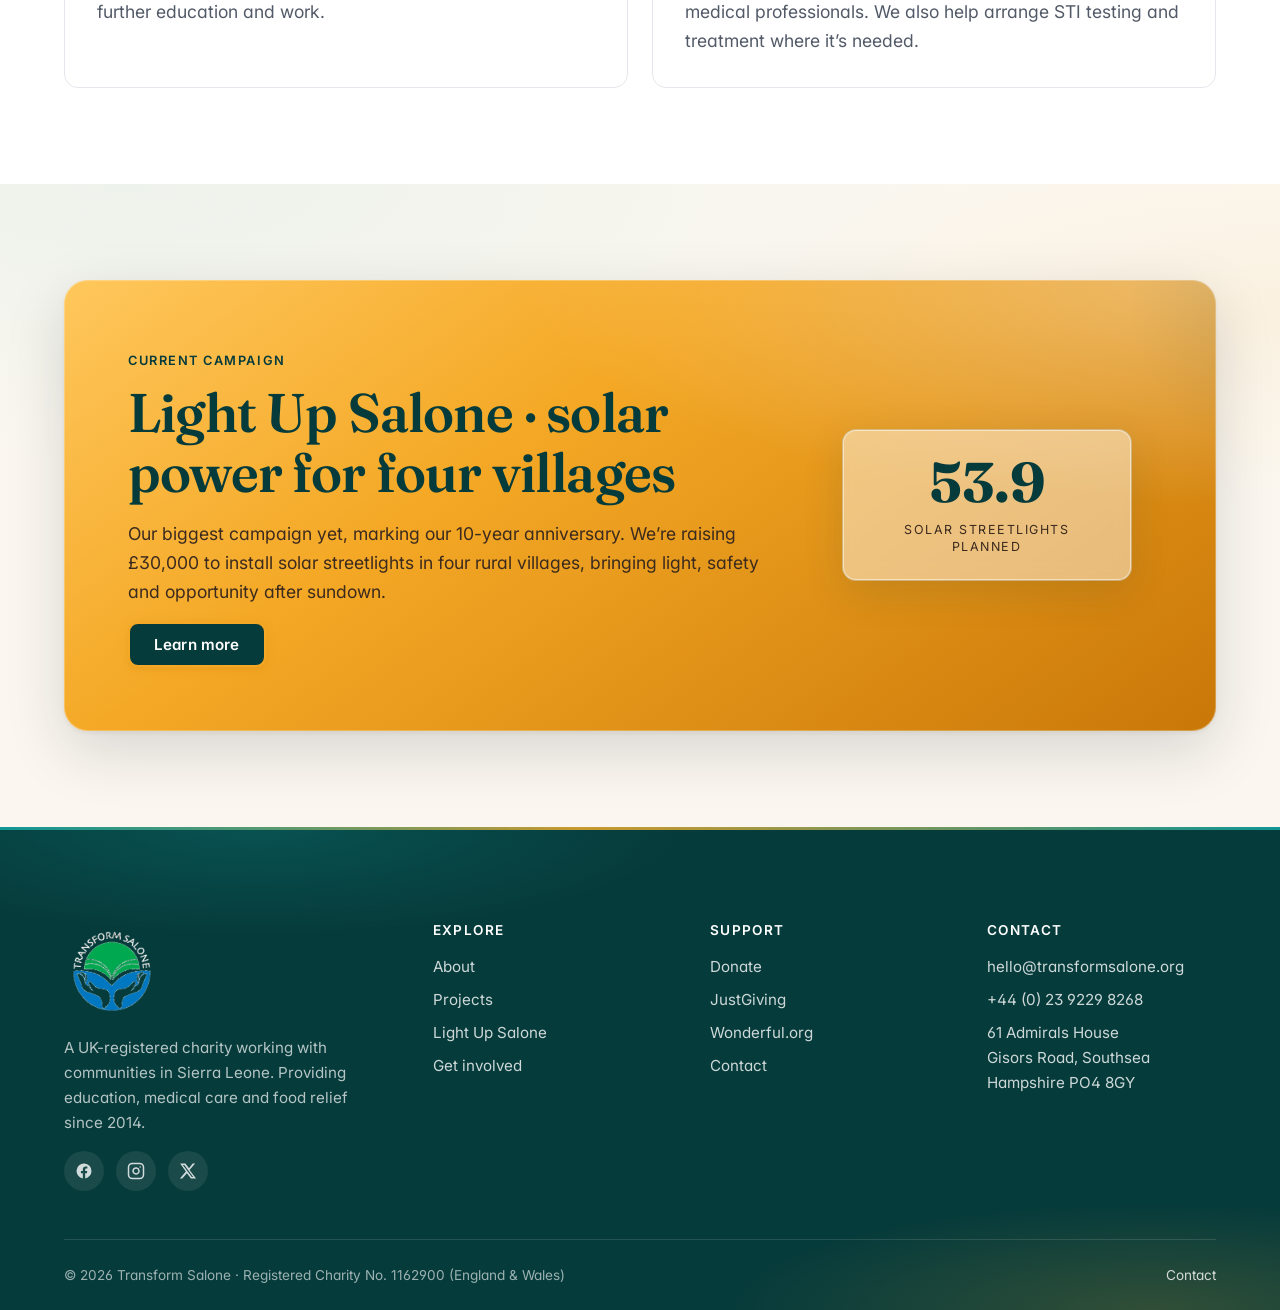
<file: projects.html>
<!doctype html>
<html lang="en-GB">
<head>
  <meta charset="utf-8" />
  <meta name="viewport" content="width=device-width, initial-scale=1" />
  <title>Transform Salone | Projects</title>
  <meta name="description" content="Education, medical care, rice appeal, reading groups and more. See the projects your donations make possible." />
  <meta name="theme-color" content="#063b3b" media="(prefers-color-scheme: light)" />
  <meta name="theme-color" content="#0a1014" media="(prefers-color-scheme: dark)" />

  <link rel="icon" type="image/webp" href="assets/images/logo-full-dark.webp" />
  <link rel="preconnect" href="https://fonts.googleapis.com" />
  <link rel="preconnect" href="https://fonts.gstatic.com" crossorigin />
  <link href="https://fonts.googleapis.com/css2?family=Fraunces:opsz,wght@9..144,500;9..144,600;9..144,700&family=Inter:wght@400;500;600;700&display=swap" rel="stylesheet" />
  <link rel="stylesheet" href="css/styles.css" />

  <meta property="og:title" content="Transform Salone | Projects" />
  <meta property="og:description" content="Education, medical care, rice appeal, reading groups and more. See the projects your donations make possible." />
  <meta property="og:type" content="website" />
  <meta property="og:url" content="https://transformsalone.org/projects.html" />

  <!-- Theme pre-init: avoid flash of unstyled theme by applying stored/system theme before paint. -->
  <script>
    (function() {
      try {
        var t = localStorage.getItem('ts-theme');
        if (t === 'dark' || t === 'light') {
          document.documentElement.setAttribute('data-theme', t);
        }
      } catch (e) {}
    })();
  </script>
</head>
<body>
  <a href="#main" class="skip-link">Skip to content</a>
  <div class="scroll-progress" aria-hidden="true"></div>

  <header class="site-header">
    <nav class="nav" aria-label="Primary">
      <a href="index.html" class="nav-brand" aria-label="Transform Salone home">
        <img src="assets/images/logo-full-dark.webp" alt="Transform Salone" />
      </a>
      <ul class="nav-links">
        <li><a data-nav="index.html" href="index.html">Home</a></li>
        <li><a data-nav="about.html" href="about.html">About</a></li>
        <li><a data-nav="projects.html" href="projects.html">Projects</a></li>
        <li><a data-nav="solar.html" href="solar.html">Light Up Salone</a></li>
        <li><a data-nav="get-involved.html" href="get-involved.html">Get Involved</a></li>
        <li><a data-nav="contact.html" href="contact.html">Contact</a></li>
      </ul>
      <div class="nav-right">
        <button class="theme-toggle" type="button" aria-label="Switch to dark mode" aria-pressed="false" title="Toggle theme">
          <svg class="icon-moon" viewBox="0 0 24 24" fill="none" stroke="currentColor" stroke-width="2" stroke-linecap="round" stroke-linejoin="round" aria-hidden="true"><path d="M21 12.79A9 9 0 1 1 11.21 3 7 7 0 0 0 21 12.79z"/></svg>
          <svg class="icon-sun" viewBox="0 0 24 24" fill="none" stroke="currentColor" stroke-width="2" stroke-linecap="round" stroke-linejoin="round" aria-hidden="true"><circle cx="12" cy="12" r="4"/><path d="M12 2v2M12 20v2M4.93 4.93l1.41 1.41M17.66 17.66l1.41 1.41M2 12h2M20 12h2M4.93 19.07l1.41-1.41M17.66 6.34l1.41-1.41"/></svg>
        </button>
        <a class="btn btn-primary nav-cta" href="donate.html">Donate</a>
      </div>
      <button class="nav-toggle" aria-label="Open menu" aria-expanded="false" aria-controls="nav-drawer">
        <span></span><span></span><span></span>
      </button>
    </nav>
    <div id="nav-drawer" class="nav-drawer">
      <ul>
        <li><a data-nav="index.html" href="index.html">Home</a></li>
        <li><a data-nav="about.html" href="about.html">About</a></li>
        <li><a data-nav="projects.html" href="projects.html">Projects</a></li>
        <li><a data-nav="solar.html" href="solar.html">Light Up Salone</a></li>
        <li><a data-nav="get-involved.html" href="get-involved.html">Get Involved</a></li>
        <li><a data-nav="contact.html" href="contact.html">Contact</a></li>
      </ul>
      <a class="btn btn-primary" href="donate.html">Donate</a>
    </div>
  </header>

  <main id="main">

    <section class="hero page-hero">
      <div class="hero-bg" style="background-image: url('assets/images/banner-projects.webp');"></div>
      <div class="hero-content">
        <span class="eyebrow">Projects</span>
        <h1>What your donations actually do</h1>
        <p>Six focused programmes that together address the most immediate needs of the families and communities we work with.</p>
      </div>
    </section>

    <section class="section">
      <div class="container">
        <div class="grid grid-2">
          <article class="card reveal">
            <div class="icon"><svg viewBox="0 0 24 24" fill="none" stroke="currentColor" stroke-width="2" stroke-linecap="round" stroke-linejoin="round"><path d="M22 10v6M2 10l10-5 10 5-10 5z"/><path d="M6 12v5c3 3 9 3 12 0v-5"/></svg></div>
            <h3>Education sponsorship</h3>
            <p>From just £20 a month you can sponsor a student&rsquo;s entire journey through school, and on to vocational training, college or university. We cover fees, uniform, books and everything else they need.</p>
            <p><a href="get-involved.html">Sponsor a student &rarr;</a></p>
          </article>

          <article class="card reveal">
            <div class="icon"><svg viewBox="0 0 24 24" fill="none" stroke="currentColor" stroke-width="2" stroke-linecap="round" stroke-linejoin="round"><path d="M20.84 4.61a5.5 5.5 0 0 0-7.78 0L12 5.67l-1.06-1.06a5.5 5.5 0 0 0-7.78 7.78l1.06 1.06L12 21.23l7.78-7.78 1.06-1.06a5.5 5.5 0 0 0 0-7.78z"/></svg></div>
            <h3>Medical fund</h3>
            <p>Donations to our medical fund cover emergency and routine treatment for people who would otherwise go without. You can also sponsor the ongoing care of someone living with a long-term condition like sickle cell, epilepsy or diabetes.</p>
          </article>

          <article class="card reveal">
            <div class="icon"><svg viewBox="0 0 24 24" fill="none" stroke="currentColor" stroke-width="2" stroke-linecap="round" stroke-linejoin="round"><circle cx="12" cy="12" r="9"/><path d="M8 12h8M12 8v8"/></svg></div>
            <h3>Rice appeal</h3>
            <p>Our rice fund delivers food to families and community groups in acute crisis. &pound;25 provides a 25kg bag; &pound;40 provides a 50kg bag. Last year we delivered more than five tonnes.</p>
          </article>

          <article class="card reveal">
            <div class="icon"><svg viewBox="0 0 24 24" fill="none" stroke="currentColor" stroke-width="2" stroke-linecap="round" stroke-linejoin="round"><path d="M4 19.5A2.5 2.5 0 0 1 6.5 17H20"/><path d="M6.5 2H20v20H6.5A2.5 2.5 0 0 1 4 19.5v-15A2.5 2.5 0 0 1 6.5 2z"/></svg></div>
            <h3>Reading groups</h3>
            <p>Small reading groups that help students improve their literacy and, we hope, fall in love with books. We welcome donations of children&rsquo;s and teenage books to stock our shelves.</p>
          </article>

          <article class="card reveal">
            <div class="icon"><svg viewBox="0 0 24 24" fill="none" stroke="currentColor" stroke-width="2" stroke-linecap="round" stroke-linejoin="round"><path d="M21 15a2 2 0 0 1-2 2H7l-4 4V5a2 2 0 0 1 2-2h14a2 2 0 0 1 2 2z"/></svg></div>
            <h3>Spoken English sessions</h3>
            <p>Conversational English practice that gives students confidence and fluency, helping them unlock opportunities in further education and work.</p>
          </article>

          <article class="card reveal">
            <div class="icon"><svg viewBox="0 0 24 24" fill="none" stroke="currentColor" stroke-width="2" stroke-linecap="round" stroke-linejoin="round"><path d="M20.84 4.61a5.5 5.5 0 0 0-7.78 0L12 5.67l-1.06-1.06a5.5 5.5 0 0 0-7.78 7.78l1.06 1.06L12 21.23l7.78-7.78 1.06-1.06a5.5 5.5 0 0 0 0-7.78z"/></svg></div>
            <h3>Sexual health education</h3>
            <p>Open, age-appropriate sessions for young adults on relationships and sexual health, run in partnership with local medical professionals. We also help arrange STI testing and treatment where it&rsquo;s needed.</p>
          </article>
        </div>
      </div>
    </section>

    <section class="section section-alt">
      <div class="container">
        <div class="solar-banner reveal">
          <div>
            <span class="eyebrow">Current campaign</span>
            <h2>Light Up Salone &middot; solar power for four villages</h2>
            <p>Our biggest campaign yet, marking our 10-year anniversary. We&rsquo;re raising &pound;30,000 to install solar streetlights in four rural villages, bringing light, safety and opportunity after sundown.</p>
            <a class="btn btn-primary" href="solar.html">Learn more</a>
          </div>
          <div class="solar-banner__aside">
            <div class="solar-stat">
              <span class="solar-stat__value" data-count="80" data-suffix="">80</span>
              <span class="solar-stat__label">Solar streetlights planned</span>
            </div>
          </div>
        </div>
      </div>
    </section>
  </main>

  <footer class="site-footer">
    <div class="container">
      <div class="footer-grid">
        <div class="footer-brand">
          <img src="assets/images/logo-full-dark.webp" alt="Transform Salone" />
          <p>A UK-registered charity working with communities in Sierra Leone. Providing education, medical care and food relief since 2014.</p>
          <div class="socials">
            <a href="https://www.facebook.com/TransformSalone/" aria-label="Facebook" rel="noopener">
              <svg viewBox="0 0 24 24" fill="currentColor"><path d="M22 12a10 10 0 1 0-11.56 9.87v-6.99h-2.54V12h2.54V9.8c0-2.51 1.49-3.89 3.77-3.89 1.09 0 2.24.2 2.24.2v2.46h-1.26c-1.24 0-1.63.77-1.63 1.56V12h2.77l-.44 2.88h-2.33v6.99A10 10 0 0 0 22 12z"/></svg>
            </a>
            <a href="https://www.instagram.com/transformsalone/" aria-label="Instagram" rel="noopener">
              <svg viewBox="0 0 24 24" fill="none" stroke="currentColor" stroke-width="2" stroke-linecap="round" stroke-linejoin="round"><rect x="2" y="2" width="20" height="20" rx="5"/><path d="M16 11.37A4 4 0 1 1 12.63 8 4 4 0 0 1 16 11.37z"/><line x1="17.5" y1="6.5" x2="17.51" y2="6.5"/></svg>
            </a>
            <a href="https://twitter.com/TransformSalone" aria-label="Twitter" rel="noopener">
              <svg viewBox="0 0 24 24" fill="currentColor"><path d="M18.244 2H21.5l-7.5 8.57L22.75 22h-6.84l-5.36-7-6.13 7H1.16l8.02-9.17L1.5 2h7l4.84 6.39L18.244 2zm-1.2 18h1.86L7.08 4H5.1l11.944 16z"/></svg>
            </a>
          </div>
        </div>
        <div>
          <h4>Explore</h4>
          <ul>
            <li><a href="about.html">About</a></li>
            <li><a href="projects.html">Projects</a></li>
            <li><a href="solar.html">Light Up Salone</a></li>
            <li><a href="get-involved.html">Get involved</a></li>
          </ul>
        </div>
        <div>
          <h4>Support</h4>
          <ul>
            <li><a href="donate.html">Donate</a></li>
            <li><a href="https://www.justgiving.com/transform-salone" rel="noopener">JustGiving</a></li>
            <li><a href="https://wonderful.org/charities/1162900" rel="noopener">Wonderful.org</a></li>
            <li><a href="contact.html">Contact</a></li>
          </ul>
        </div>
        <div>
          <h4>Contact</h4>
          <ul>
            <li><a href="mailto:hello@transformsalone.org">hello@transformsalone.org</a></li>
            <li>+44 (0) 23 9229 8268</li>
            <li>61 Admirals House<br/>Gisors Road, Southsea<br/>Hampshire PO4 8GY</li>
          </ul>
        </div>
      </div>
      <div class="footer-bottom">
        <div>&copy; <span id="year">2026</span> Transform Salone &middot; Registered Charity No. 1162900 (England &amp; Wales)</div>
        <div><a href="contact.html">Contact</a></div>
      </div>
    </div>
  </footer>

  <script src="js/main.js" defer></script>
</body>
</html>
</file>
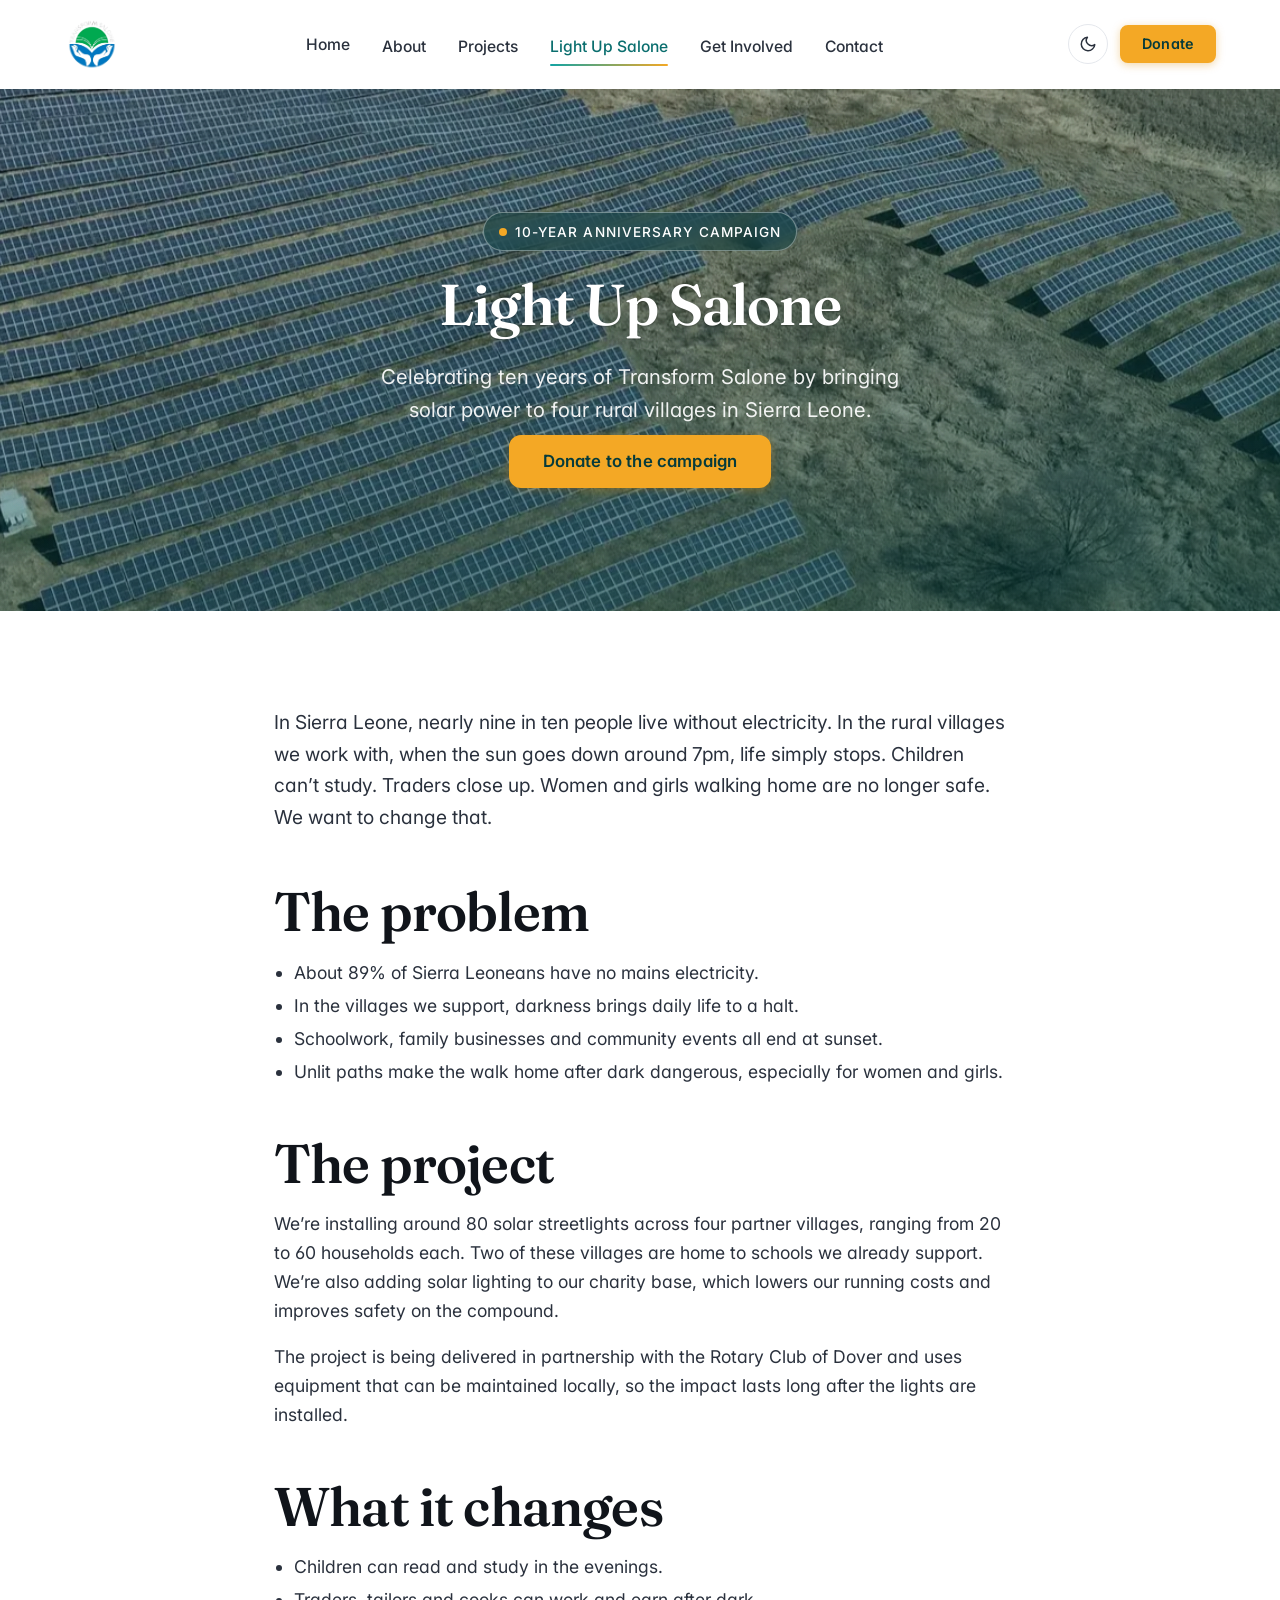
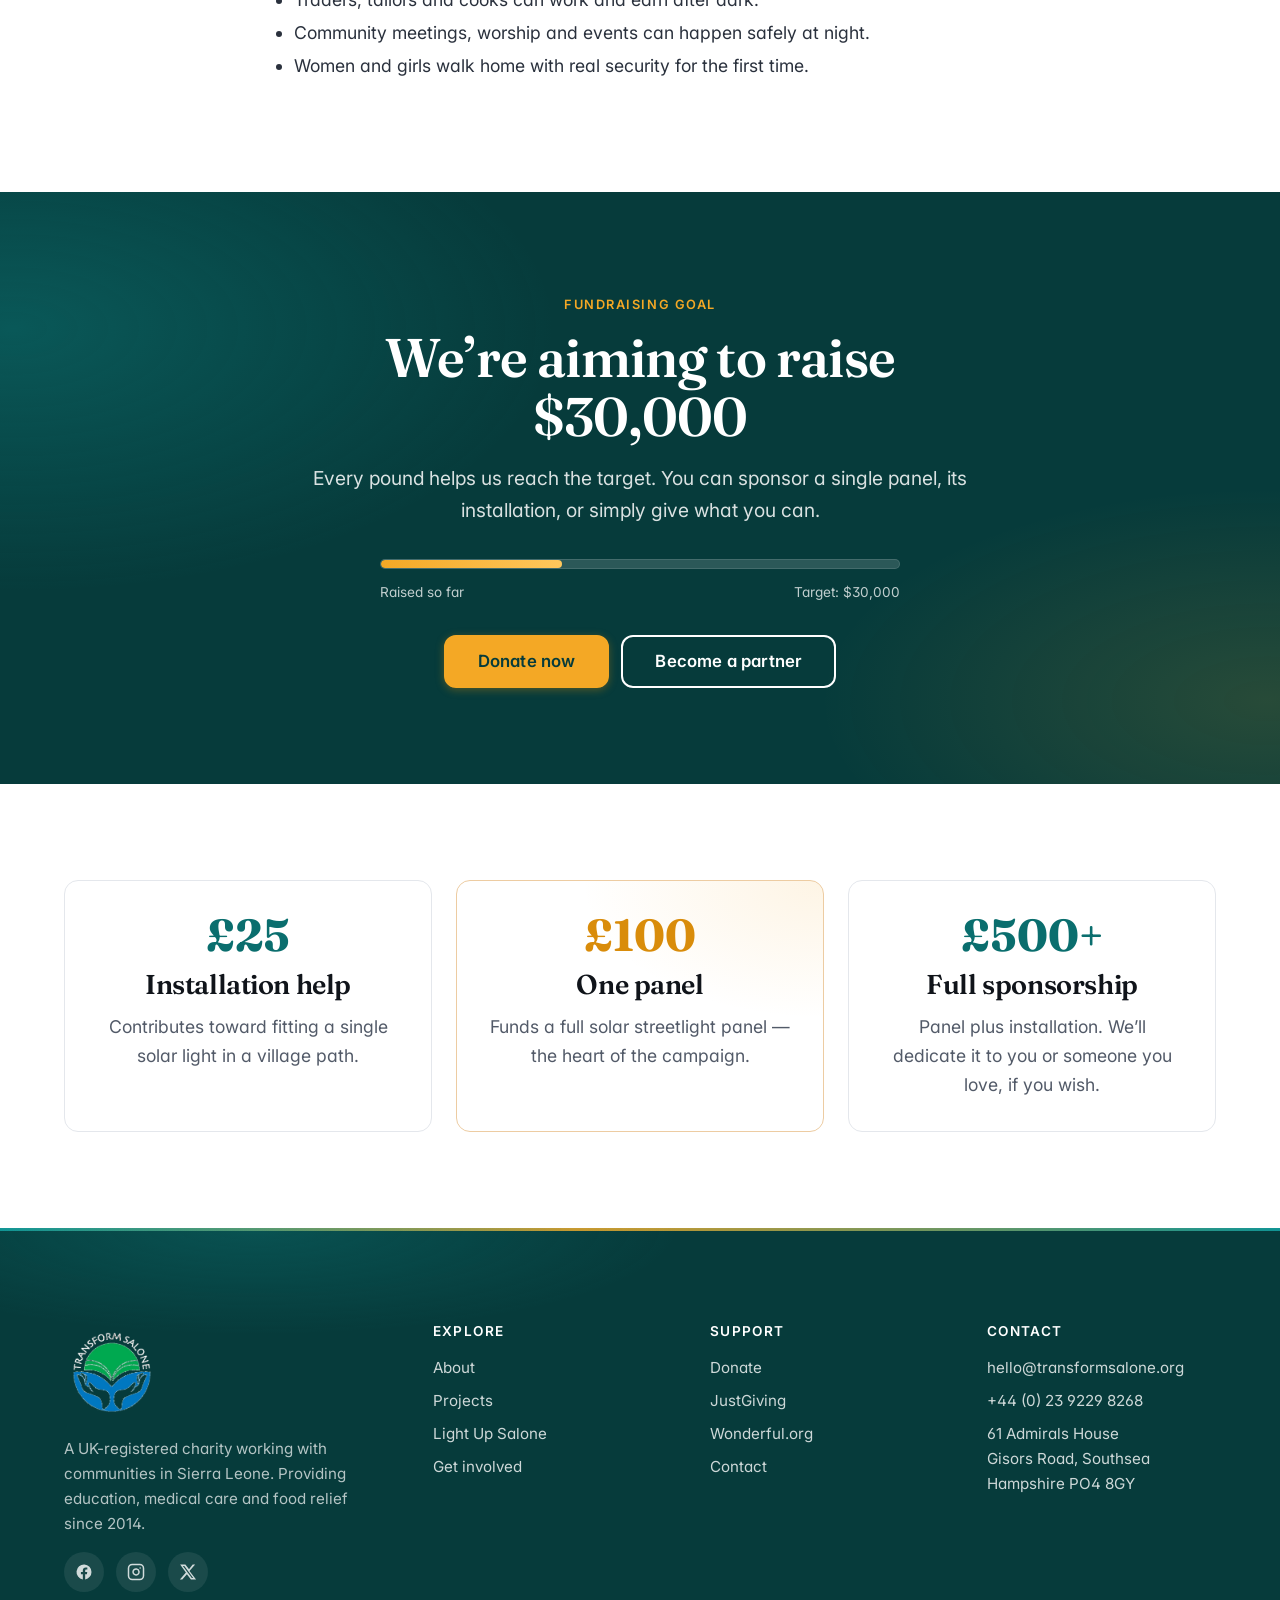
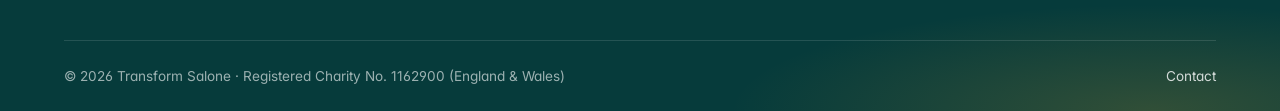
<file: solar.html>
<!doctype html>
<html lang="en-GB">
<head>
  <meta charset="utf-8" />
  <meta name="viewport" content="width=device-width, initial-scale=1" />
  <title>Transform Salone | Light Up Salone</title>
  <meta name="description" content="Our 10-year campaign to bring solar streetlights to four villages in rural Sierra Leone." />
  <meta name="theme-color" content="#063b3b" media="(prefers-color-scheme: light)" />
  <meta name="theme-color" content="#0a1014" media="(prefers-color-scheme: dark)" />

  <link rel="icon" type="image/webp" href="assets/images/logo-full-dark.webp" />
  <link rel="preconnect" href="https://fonts.googleapis.com" />
  <link rel="preconnect" href="https://fonts.gstatic.com" crossorigin />
  <link href="https://fonts.googleapis.com/css2?family=Fraunces:opsz,wght@9..144,500;9..144,600;9..144,700&family=Inter:wght@400;500;600;700&display=swap" rel="stylesheet" />
  <link rel="stylesheet" href="css/styles.css" />

  <meta property="og:title" content="Transform Salone | Light Up Salone" />
  <meta property="og:description" content="Our 10-year campaign to bring solar streetlights to four villages in rural Sierra Leone." />
  <meta property="og:type" content="website" />
  <meta property="og:url" content="https://transformsalone.org/solar.html" />

  <!-- Theme pre-init: avoid flash of unstyled theme by applying stored/system theme before paint. -->
  <script>
    (function() {
      try {
        var t = localStorage.getItem('ts-theme');
        if (t === 'dark' || t === 'light') {
          document.documentElement.setAttribute('data-theme', t);
        }
      } catch (e) {}
    })();
  </script>
</head>
<body>
  <a href="#main" class="skip-link">Skip to content</a>
  <div class="scroll-progress" aria-hidden="true"></div>

  <header class="site-header">
    <nav class="nav" aria-label="Primary">
      <a href="index.html" class="nav-brand" aria-label="Transform Salone home">
        <img src="assets/images/logo-full-dark.webp" alt="Transform Salone" />
      </a>
      <ul class="nav-links">
        <li><a data-nav="index.html" href="index.html">Home</a></li>
        <li><a data-nav="about.html" href="about.html">About</a></li>
        <li><a data-nav="projects.html" href="projects.html">Projects</a></li>
        <li><a data-nav="solar.html" href="solar.html">Light Up Salone</a></li>
        <li><a data-nav="get-involved.html" href="get-involved.html">Get Involved</a></li>
        <li><a data-nav="contact.html" href="contact.html">Contact</a></li>
      </ul>
      <div class="nav-right">
        <button class="theme-toggle" type="button" aria-label="Switch to dark mode" aria-pressed="false" title="Toggle theme">
          <svg class="icon-moon" viewBox="0 0 24 24" fill="none" stroke="currentColor" stroke-width="2" stroke-linecap="round" stroke-linejoin="round" aria-hidden="true"><path d="M21 12.79A9 9 0 1 1 11.21 3 7 7 0 0 0 21 12.79z"/></svg>
          <svg class="icon-sun" viewBox="0 0 24 24" fill="none" stroke="currentColor" stroke-width="2" stroke-linecap="round" stroke-linejoin="round" aria-hidden="true"><circle cx="12" cy="12" r="4"/><path d="M12 2v2M12 20v2M4.93 4.93l1.41 1.41M17.66 17.66l1.41 1.41M2 12h2M20 12h2M4.93 19.07l1.41-1.41M17.66 6.34l1.41-1.41"/></svg>
        </button>
        <a class="btn btn-primary nav-cta" href="donate.html">Donate</a>
      </div>
      <button class="nav-toggle" aria-label="Open menu" aria-expanded="false" aria-controls="nav-drawer">
        <span></span><span></span><span></span>
      </button>
    </nav>
    <div id="nav-drawer" class="nav-drawer">
      <ul>
        <li><a data-nav="index.html" href="index.html">Home</a></li>
        <li><a data-nav="about.html" href="about.html">About</a></li>
        <li><a data-nav="projects.html" href="projects.html">Projects</a></li>
        <li><a data-nav="solar.html" href="solar.html">Light Up Salone</a></li>
        <li><a data-nav="get-involved.html" href="get-involved.html">Get Involved</a></li>
        <li><a data-nav="contact.html" href="contact.html">Contact</a></li>
      </ul>
      <a class="btn btn-primary" href="donate.html">Donate</a>
    </div>
  </header>

  <main id="main">

    <section class="hero page-hero">
      <div class="hero-bg" style="background-image: url('assets/images/banner-solar.webp');"></div>
      <div class="hero-content">
        <span class="hero-tag">10-year anniversary campaign</span>
        <h1>Light Up Salone</h1>
        <p>Celebrating ten years of Transform Salone by bringing solar power to four rural villages in Sierra Leone.</p>
        <div class="hero-cta">
          <a class="btn btn-primary btn-lg" href="donate.html">Donate to the campaign</a>
        </div>
      </div>
    </section>

    <section class="section">
      <div class="container container-sm prose">
        <p class="lead">In Sierra Leone, nearly nine in ten people live without electricity. In the rural villages we work with, when the sun goes down around 7pm, life simply stops. Children can&rsquo;t study. Traders close up. Women and girls walking home are no longer safe. We want to change that.</p>

        <h2>The problem</h2>
        <ul>
          <li>About 89% of Sierra Leoneans have no mains electricity.</li>
          <li>In the villages we support, darkness brings daily life to a halt.</li>
          <li>Schoolwork, family businesses and community events all end at sunset.</li>
          <li>Unlit paths make the walk home after dark dangerous, especially for women and girls.</li>
        </ul>

        <h2>The project</h2>
        <p>We&rsquo;re installing around 80 solar streetlights across four partner villages, ranging from 20 to 60 households each. Two of these villages are home to schools we already support. We&rsquo;re also adding solar lighting to our charity base, which lowers our running costs and improves safety on the compound.</p>
        <p>The project is being delivered in partnership with the Rotary Club of Dover and uses equipment that can be maintained locally, so the impact lasts long after the lights are installed.</p>

        <h2>What it changes</h2>
        <ul>
          <li>Children can read and study in the evenings.</li>
          <li>Traders, tailors and cooks can work and earn after dark.</li>
          <li>Community meetings, worship and events can happen safely at night.</li>
          <li>Women and girls walk home with real security for the first time.</li>
        </ul>
      </div>
    </section>

    <section class="section section-dark">
      <div class="container">
        <div class="text-center" style="max-width: 680px; margin: 0 auto;">
          <span class="eyebrow">Fundraising goal</span>
          <h2>We&rsquo;re aiming to raise $30,000</h2>
          <p class="lead mx-auto">Every pound helps us reach the target. You can sponsor a single panel, its installation, or simply give what you can.</p>
          <div class="fund-progress" aria-label="Fundraising progress">
            <div class="fund-progress__bar">
              <span class="fund-progress__fill" style="--progress: 35%;"></span>
            </div>
            <div class="fund-progress__labels">
              <span>Raised so far</span>
              <span>Target: $30,000</span>
            </div>
          </div>
          <div style="margin-top: var(--space-6); display: flex; flex-wrap: wrap; gap: var(--space-3); justify-content: center;">
            <a class="btn btn-primary btn-lg" href="donate.html">Donate now</a>
            <a class="btn btn-outline btn-lg" href="contact.html">Become a partner</a>
          </div>
        </div>
      </div>
    </section>

    <section class="section">
      <div class="container">
        <div class="grid grid-3">
          <article class="card price-card reveal">
            <div class="price">&pound;25</div>
            <h3>Installation help</h3>
            <p>Contributes toward fitting a single solar light in a village path.</p>
          </article>
          <article class="card price-card price-card--featured reveal">
            <div class="price">&pound;100</div>
            <h3>One panel</h3>
            <p>Funds a full solar streetlight panel &mdash; the heart of the campaign.</p>
          </article>
          <article class="card price-card reveal">
            <div class="price">&pound;500+</div>
            <h3>Full sponsorship</h3>
            <p>Panel plus installation. We&rsquo;ll dedicate it to you or someone you love, if you wish.</p>
          </article>
        </div>
      </div>
    </section>
  </main>

  <footer class="site-footer">
    <div class="container">
      <div class="footer-grid">
        <div class="footer-brand">
          <img src="assets/images/logo-full-dark.webp" alt="Transform Salone" />
          <p>A UK-registered charity working with communities in Sierra Leone. Providing education, medical care and food relief since 2014.</p>
          <div class="socials">
            <a href="https://www.facebook.com/TransformSalone/" aria-label="Facebook" rel="noopener">
              <svg viewBox="0 0 24 24" fill="currentColor"><path d="M22 12a10 10 0 1 0-11.56 9.87v-6.99h-2.54V12h2.54V9.8c0-2.51 1.49-3.89 3.77-3.89 1.09 0 2.24.2 2.24.2v2.46h-1.26c-1.24 0-1.63.77-1.63 1.56V12h2.77l-.44 2.88h-2.33v6.99A10 10 0 0 0 22 12z"/></svg>
            </a>
            <a href="https://www.instagram.com/transformsalone/" aria-label="Instagram" rel="noopener">
              <svg viewBox="0 0 24 24" fill="none" stroke="currentColor" stroke-width="2" stroke-linecap="round" stroke-linejoin="round"><rect x="2" y="2" width="20" height="20" rx="5"/><path d="M16 11.37A4 4 0 1 1 12.63 8 4 4 0 0 1 16 11.37z"/><line x1="17.5" y1="6.5" x2="17.51" y2="6.5"/></svg>
            </a>
            <a href="https://twitter.com/TransformSalone" aria-label="Twitter" rel="noopener">
              <svg viewBox="0 0 24 24" fill="currentColor"><path d="M18.244 2H21.5l-7.5 8.57L22.75 22h-6.84l-5.36-7-6.13 7H1.16l8.02-9.17L1.5 2h7l4.84 6.39L18.244 2zm-1.2 18h1.86L7.08 4H5.1l11.944 16z"/></svg>
            </a>
          </div>
        </div>
        <div>
          <h4>Explore</h4>
          <ul>
            <li><a href="about.html">About</a></li>
            <li><a href="projects.html">Projects</a></li>
            <li><a href="solar.html">Light Up Salone</a></li>
            <li><a href="get-involved.html">Get involved</a></li>
          </ul>
        </div>
        <div>
          <h4>Support</h4>
          <ul>
            <li><a href="donate.html">Donate</a></li>
            <li><a href="https://www.justgiving.com/transform-salone" rel="noopener">JustGiving</a></li>
            <li><a href="https://wonderful.org/charities/1162900" rel="noopener">Wonderful.org</a></li>
            <li><a href="contact.html">Contact</a></li>
          </ul>
        </div>
        <div>
          <h4>Contact</h4>
          <ul>
            <li><a href="mailto:hello@transformsalone.org">hello@transformsalone.org</a></li>
            <li>+44 (0) 23 9229 8268</li>
            <li>61 Admirals House<br/>Gisors Road, Southsea<br/>Hampshire PO4 8GY</li>
          </ul>
        </div>
      </div>
      <div class="footer-bottom">
        <div>&copy; <span id="year">2026</span> Transform Salone &middot; Registered Charity No. 1162900 (England &amp; Wales)</div>
        <div><a href="contact.html">Contact</a></div>
      </div>
    </div>
  </footer>

  <script src="js/main.js" defer></script>
</body>
</html>
</file>
<file: css/styles.css>
/* ==========================================================================
   Transform Salone - Stylesheet
   Modern, mobile-first, accessible
   Uses @layer, scroll-driven animations, view transitions, container queries
   ========================================================================== */

@layer reset, tokens, base, components, utilities, overrides;

/* Cross-document View Transitions - smooth cross-fade between pages */
@view-transition { navigation: auto; }
::view-transition-old(root),
::view-transition-new(root) {
  animation-duration: 500ms;
  animation-timing-function: cubic-bezier(.2, .8, .2, 1);
}
::view-transition-old(root) {
  animation-name: vt-fade-out;
}
::view-transition-new(root) {
  animation-name: vt-fade-in;
}
@keyframes vt-fade-out { to { opacity: 0; transform: translateY(-6px); } }
@keyframes vt-fade-in  { from { opacity: 0; transform: translateY(8px); } }
::view-transition-old(logo),
::view-transition-new(logo) {
  animation-duration: 600ms;
}

/* --- Design tokens ------------------------------------------------------- */
@layer tokens {
:root {
  color-scheme: light;

  /* Brand palette */
  --teal-900: #063b3b;
  --teal-700: #0a6e6e;
  --teal-500: #12a3a3;
  --teal-200: #8fd6d6;
  --teal-50:  #e6f5f5;

  --sun-600: #d98c0a;
  --sun-500: #f4a825;
  --sun-300: #ffc75c;
  --sun-100: #fdecc7;

  --earth-800: #3b2a1e;

  --ink-900: #10141a;
  --ink-700: #2a313d;
  --ink-500: #525a68;
  --ink-300: #9aa1ac;
  --ink-100: #e4e7ec;
  --ink-50:  #f3f5f8;

  --cream-50: #fbf7f0;
  --white:    #ffffff;

  /* Semantic (light theme) */
  --bg:           var(--white);
  --bg-alt:       var(--cream-50);
  --surface:      var(--white);
  --surface-raised: var(--white);
  --text:         var(--ink-900);
  --text-muted:   var(--ink-500);
  --text-subtle:  var(--ink-700);
  --border:       var(--ink-100);
  --border-strong:#dfe4ec;
  --primary:      var(--teal-700);
  --primary-dark: var(--teal-900);
  --primary-soft: var(--teal-50);
  --accent:       var(--sun-500);
  --accent-dark:  var(--sun-600);
  --focus-ring:   color-mix(in oklab, var(--teal-500) 70%, white);

  /* Type */
  --font-sans: "Inter", -apple-system, BlinkMacSystemFont, "Segoe UI", Roboto, Helvetica, Arial, sans-serif;
  --font-display: "Fraunces", Georgia, "Times New Roman", serif;

  /* Fluid type scale */
  --step--1: clamp(.85rem, .78rem + .35vw, 1rem);
  --step-0:  clamp(1rem,   .94rem + .3vw,  1.1rem);
  --step-1:  clamp(1.15rem, 1.05rem + .5vw, 1.35rem);
  --step-2:  clamp(1.35rem, 1.2rem + .8vw,  1.7rem);
  --step-3:  clamp(1.7rem,  1.4rem + 1.4vw, 2.4rem);
  --step-4:  clamp(2.2rem,  1.6rem + 2.6vw, 3.4rem);
  --step-5:  clamp(2.6rem,  1.8rem + 3.8vw, 4.4rem);

  /* Spacing */
  --space-1: .25rem;
  --space-2: .5rem;
  --space-3: .75rem;
  --space-4: 1rem;
  --space-5: 1.5rem;
  --space-6: 2rem;
  --space-7: 3rem;
  --space-8: 4rem;
  --space-9: 6rem;
  --space-10: 9rem;

  /* Layout */
  --container: min(1200px, 94vw);
  --container-wide: min(1360px, 96vw);
  --radius: 14px;
  --radius-sm: 8px;
  --radius-lg: 24px;
  --radius-xl: 32px;

  /* Layered shadows for depth */
  --shadow-sm: 0 1px 2px rgba(16, 20, 26, .06), 0 1px 3px rgba(16, 20, 26, .08);
  --shadow:    0 1px 2px rgba(16, 20, 26, .06), 0 8px 24px rgba(16, 20, 26, .08);
  --shadow-lg: 0 2px 4px rgba(16, 20, 26, .05), 0 20px 60px rgba(16, 20, 26, .15);
  --shadow-xl: 0 4px 8px rgba(16, 20, 26, .05), 0 40px 100px rgba(16, 20, 26, .18);
  --shadow-glow: 0 0 0 1px rgba(255, 255, 255, .06) inset, 0 24px 80px rgba(6, 59, 59, .35);
  --shadow-primary: 0 20px 40px -12px rgba(10, 110, 110, .35);
  --shadow-accent:  0 20px 40px -12px rgba(244, 168, 37, .45);

  /* Motion */
  --transition: 200ms cubic-bezier(.2, .8, .2, 1);
  --ease-out: cubic-bezier(.16, 1, .3, 1);
  --ease-spring: cubic-bezier(.34, 1.2, .64, 1);
  --ease-smooth: cubic-bezier(.83, 0, .17, 1);
  --header-scroll-threshold: 12px;

  /* Scroll progress */
  --scroll-progress: 0;
}

:root[data-theme="dark"] {
  color-scheme: dark;

  --bg:           #0a1014;
  --bg-alt:       #0f1720;
  --surface:      #131b24;
  --surface-raised:#18222d;
  --text:         #ecf0f5;
  --text-subtle:  #c6cfda;
  --text-muted:   #8a96a6;
  --border:       #1e2a36;
  --border-strong:#273544;
  --primary:      var(--teal-500);
  --primary-dark: #0e4f4f;
  --primary-soft: rgba(18, 163, 163, .12);
  --accent:       var(--sun-500);
  --accent-dark:  var(--sun-600);
  --focus-ring:   color-mix(in oklab, var(--teal-500) 85%, white);
  --ink-100:      #1e2a36;
  --cream-50:     #0f1720;
  --white:        #ecf0f5;

  --shadow-sm: 0 1px 2px rgba(0, 0, 0, .4), 0 1px 3px rgba(0, 0, 0, .5);
  --shadow:    0 1px 2px rgba(0, 0, 0, .4), 0 12px 32px rgba(0, 0, 0, .55);
  --shadow-lg: 0 2px 4px rgba(0, 0, 0, .4), 0 28px 80px rgba(0, 0, 0, .65);
  --shadow-xl: 0 4px 8px rgba(0, 0, 0, .5), 0 50px 120px rgba(0, 0, 0, .7);
}

@media (prefers-color-scheme: dark) {
  :root:not([data-theme="light"]) {
    color-scheme: dark;
    --bg:           #0a1014;
    --bg-alt:       #0f1720;
    --surface:      #131b24;
    --surface-raised:#18222d;
    --text:         #ecf0f5;
    --text-subtle:  #c6cfda;
    --text-muted:   #8a96a6;
    --border:       #1e2a36;
    --border-strong:#273544;
    --primary:      var(--teal-500);
    --primary-dark: #0e4f4f;
    --primary-soft: rgba(18, 163, 163, .12);
    --ink-100:      #1e2a36;
    --cream-50:     #0f1720;
    --white:        #ecf0f5;
    --shadow-sm: 0 1px 2px rgba(0, 0, 0, .4), 0 1px 3px rgba(0, 0, 0, .5);
    --shadow:    0 1px 2px rgba(0, 0, 0, .4), 0 12px 32px rgba(0, 0, 0, .55);
    --shadow-lg: 0 2px 4px rgba(0, 0, 0, .4), 0 28px 80px rgba(0, 0, 0, .65);
    --shadow-xl: 0 4px 8px rgba(0, 0, 0, .5), 0 50px 120px rgba(0, 0, 0, .7);
  }
}
}

/* --- Reset / base -------------------------------------------------------- */
@layer reset {
*, *::before, *::after { box-sizing: border-box; }
html {
  -webkit-text-size-adjust: 100%;
  scroll-behavior: smooth;
  scroll-padding-top: 5.5rem;
  /* subtle global background wash that reveals in dark mode */
  background: var(--bg);
}
@media (prefers-reduced-motion: reduce) {
  html { scroll-behavior: auto; }
}
body {
  margin: 0;
  font-family: var(--font-sans);
  font-size: var(--step-0);
  line-height: 1.65;
  color: var(--text);
  background: var(--bg);
  -webkit-font-smoothing: antialiased;
  text-rendering: optimizeLegibility;
  font-feature-settings: "ss01", "cv11";
  transition: background-color .4s var(--ease-out), color .4s var(--ease-out);
}
img, svg, video { max-width: 100%; display: block; height: auto; }
::selection {
  background: color-mix(in oklab, var(--accent) 85%, white);
  color: var(--ink-900);
}
:root[data-theme="dark"] ::selection {
  background: color-mix(in oklab, var(--accent) 60%, transparent);
  color: var(--white);
}
a { color: var(--primary); text-decoration: none; transition: color var(--transition); }
a:hover { color: var(--primary-dark); }
:root[data-theme="dark"] a:hover { color: var(--teal-200); }
a:focus-visible,
button:focus-visible,
input:focus-visible,
textarea:focus-visible {
  outline: 2px solid var(--focus-ring);
  outline-offset: 3px;
  border-radius: 4px;
}
.btn:focus-visible {
  outline: 2px solid var(--focus-ring);
  outline-offset: 4px;
}
.hero .btn-primary:focus-visible,
.section-dark .btn-primary:focus-visible {
  outline-color: var(--sun-500);
}
button { font: inherit; cursor: pointer; border: 0; background: none; color: inherit; }
h1, h2, h3, h4 {
  font-family: var(--font-display);
  font-weight: 600;
  line-height: 1.1;
  color: var(--text);
  margin: 0 0 var(--space-4);
  letter-spacing: -0.015em;
  font-optical-sizing: auto;
}
h1 { font-size: var(--step-5); line-height: 1.05; }
h2 { font-size: var(--step-4); line-height: 1.1; }
h3 { font-size: var(--step-2); }
p  { margin: 0 0 var(--space-4); }
p:last-child { margin-bottom: 0; }
ul, ol { padding-left: 1.25rem; margin: 0 0 var(--space-4); }
li + li { margin-top: .25rem; }
}

/* --- Skip link and scroll progress -------------------------------------- */
@layer base {
.skip-link {
  position: fixed;
  top: 0; left: 50%;
  transform: translate(-50%, -120%);
  background: var(--primary-dark);
  color: var(--white);
  padding: .6rem 1.2rem;
  border-radius: 0 0 var(--radius) var(--radius);
  z-index: 2000;
  font-weight: 600;
  transition: transform .25s var(--ease-out);
}
.skip-link:focus,
.skip-link:focus-visible {
  transform: translate(-50%, 0);
  color: var(--white);
  outline: 2px solid var(--sun-500);
  outline-offset: 2px;
}

/* Scroll progress bar — uses scroll-linked animation with JS fallback */
.scroll-progress {
  position: fixed;
  top: 0; left: 0; right: 0;
  height: 3px;
  z-index: 200;
  pointer-events: none;
  background: linear-gradient(90deg, var(--teal-500) 0%, var(--sun-500) 100%);
  transform-origin: 0 50%;
  transform: scaleX(var(--scroll-progress, 0));
  box-shadow: 0 0 18px rgba(244, 168, 37, .45);
}
@supports (animation-timeline: scroll()) {
  @media (prefers-reduced-motion: no-preference) {
    .scroll-progress {
      animation: progress-fill linear;
      animation-timeline: scroll(root block);
      transform: scaleX(0);
    }
    @keyframes progress-fill { to { transform: scaleX(1); } }
  }
}
}

.sr-only {
  position: absolute; width: 1px; height: 1px;
  padding: 0; margin: -1px; overflow: hidden;
  clip: rect(0,0,0,0); white-space: nowrap; border: 0;
}

/* --- Layout helpers ------------------------------------------------------ */
.container {
  max-width: var(--container);
  margin: 0 auto;
  padding: 0 var(--space-5);
}
.container-sm { max-width: 780px; margin: 0 auto; padding: 0 var(--space-5); }

.section { padding: var(--space-9) 0; }
.section-sm { padding: var(--space-8) 0; }
.section-alt {
  background:
    radial-gradient(120% 80% at 10% 0%, rgba(18, 163, 163, .06) 0%, transparent 55%),
    radial-gradient(90% 60% at 100% 20%, rgba(244, 168, 37, .08) 0%, transparent 50%),
    var(--bg-alt);
}
.section-dark {
  position: relative;
  background: var(--primary-dark);
  color: var(--white);
  overflow: hidden;
}
.section-dark::before {
  content: "";
  position: absolute;
  inset: -40% -20%;
  background:
    radial-gradient(ellipse 55% 45% at 15% 35%, rgba(18, 163, 163, .28) 0%, transparent 55%),
    radial-gradient(ellipse 50% 40% at 85% 70%, rgba(244, 168, 37, .14) 0%, transparent 50%),
    radial-gradient(ellipse 40% 35% at 50% 100%, rgba(255, 255, 255, .04) 0%, transparent 45%);
  pointer-events: none;
  z-index: 0;
}
.section-dark > .container {
  position: relative;
  z-index: 1;
}
.section-dark h1, .section-dark h2, .section-dark h3 { color: var(--white); }

.eyebrow {
  display: inline-block;
  font-family: var(--font-sans);
  font-size: .8rem;
  font-weight: 600;
  text-transform: uppercase;
  letter-spacing: .12em;
  color: var(--primary);
  margin-bottom: var(--space-3);
}
.section-dark .eyebrow { color: var(--sun-500); }

.lead {
  font-size: 1.2rem;
  color: var(--text-muted);
  max-width: 62ch;
}
.section-dark .lead { color: rgba(255,255,255,.85); }

.text-center { text-align: center; }
.mx-auto { margin-left: auto; margin-right: auto; }

/* --- Buttons ------------------------------------------------------------- */
.btn {
  display: inline-flex;
  align-items: center;
  justify-content: center;
  gap: .5rem;
  padding: .8rem 1.5rem;
  border-radius: 10px;
  font-family: var(--font-sans);
  font-weight: 600;
  font-size: .95rem;
  letter-spacing: .01em;
  line-height: 1;
  white-space: nowrap;
  border: 2px solid transparent;
  cursor: pointer;
  text-decoration: none;
  transition:
    background .2s ease,
    color .2s ease,
    border-color .2s ease,
    box-shadow .2s ease,
    transform .2s ease;
}
.btn:hover { transform: translateY(-1px); }
.btn:active { transform: translateY(0); }
.btn svg { flex-shrink: 0; width: 1.1em; height: 1.1em; }

/* Primary — solid gold, confident and warm */
.btn-primary {
  background: var(--sun-500);
  color: var(--teal-900);
  border-color: var(--sun-500);
  box-shadow: 0 2px 8px rgba(217, 140, 10, .35);
}
.btn-primary:hover {
  background: var(--sun-300);
  border-color: var(--sun-300);
  color: var(--teal-900);
  box-shadow: 0 6px 20px rgba(217, 140, 10, .45);
}

/* Secondary — solid teal */
.btn-secondary {
  background: var(--primary);
  color: var(--white);
  border-color: var(--primary);
  box-shadow: 0 2px 8px rgba(10, 110, 110, .3);
}
.btn-secondary:hover {
  background: var(--primary-dark);
  border-color: var(--primary-dark);
  color: var(--white);
  box-shadow: 0 6px 20px rgba(10, 110, 110, .4);
}

/* Outline — crisp border on light backgrounds */
.btn-outline {
  background: transparent;
  color: var(--primary);
  border-color: var(--primary);
}
.btn-outline:hover {
  background: var(--primary);
  color: var(--white);
}

/* On dark / photo backgrounds — clean white border, no glass effects */
.section-dark .btn-outline,
.hero .btn-outline,
.cta-banner .btn-outline {
  background: transparent;
  color: var(--white);
  border-color: var(--white);
  box-shadow: none;
}
.section-dark .btn-outline:hover,
.hero .btn-outline:hover,
.cta-banner .btn-outline:hover {
  background: var(--white);
  color: var(--primary-dark);
  border-color: var(--white);
  box-shadow: 0 4px 16px rgba(0, 0, 0, .25);
}

.btn-lg {
  padding: 1rem 2rem;
  font-size: 1.05rem;
  border-radius: 12px;
}
.btn-sm {
  padding: .55rem 1rem;
  font-size: .85rem;
  border-radius: 8px;
}

/* Nav donate — compact primary */
.nav-cta.btn-primary {
  padding: .6rem 1.25rem;
  font-size: .9rem;
  border-radius: 8px;
}

@media (prefers-reduced-motion: reduce) {
  .btn,
  .btn:hover,
  .btn:active { transform: none; }
}

/* --- Header / navigation ------------------------------------------------- */
@layer components {
.site-header {
  position: sticky;
  top: 0;
  z-index: 100;
  background: color-mix(in oklab, var(--bg) 82%, transparent);
  backdrop-filter: saturate(180%) blur(16px);
  -webkit-backdrop-filter: saturate(180%) blur(16px);
  border-bottom: 1px solid transparent;
  transition:
    background 0.5s var(--ease-out),
    box-shadow 0.5s var(--ease-out),
    border-color 0.5s var(--ease-out);
}
.site-header.is-scrolled {
  background: color-mix(in oklab, var(--bg) 92%, transparent);
  border-bottom-color: var(--border);
  box-shadow:
    0 1px 0 color-mix(in oklab, var(--bg) 60%, transparent) inset,
    0 12px 40px rgba(6, 59, 59, .08);
}
:root[data-theme="dark"] .site-header.is-scrolled {
  box-shadow:
    0 1px 0 rgba(255, 255, 255, .03) inset,
    0 12px 40px rgba(0, 0, 0, .5);
}
.nav {
  display: flex;
  align-items: center;
  justify-content: space-between;
  gap: var(--space-5);
  padding: var(--space-4) var(--space-5);
  max-width: var(--container);
  margin: 0 auto;
  transition: padding .5s var(--ease-out);
}
.site-header.is-scrolled .nav { padding-top: var(--space-3); padding-bottom: var(--space-3); }
.nav-brand {
  display: flex;
  align-items: center;
  gap: var(--space-3);
  font-family: var(--font-display);
  font-weight: 600;
  font-size: 1.15rem;
  color: var(--text);
  view-transition-name: logo;
}
.nav-brand img {
  height: 56px;
  width: auto;
  object-fit: contain;
  display: block;
  transition: height .5s var(--ease-out), filter .4s var(--ease-out);
}
.site-header.is-scrolled .nav-brand img { height: 44px; }
:root[data-theme="dark"] .nav-brand img { filter: brightness(1.05) saturate(1.1); }
.nav-brand span { display: none; }

.nav-links {
  display: none;
  list-style: none;
  padding: 0;
  margin: 0;
  align-items: center;
  gap: var(--space-6);
}
.nav-links a {
  color: var(--text-subtle);
  font-weight: 500;
  font-size: .98rem;
  padding: .5rem 0;
  position: relative;
}
.nav-links a::after {
  content: "";
  position: absolute;
  left: 0; right: 0; bottom: -2px;
  height: 2px;
  border-radius: 2px;
  background: linear-gradient(90deg, var(--teal-500), var(--sun-500));
  transform: scaleX(0);
  transform-origin: left;
  transition: transform .4s var(--ease-out);
}
.nav-links a:hover, .nav-links a.is-active { color: var(--primary); }
.nav-links a.is-active::after,
.nav-links a:hover::after { transform: scaleX(1); }

.nav-cta { display: none; }
.nav-right { display: flex; align-items: center; gap: var(--space-3); }

/* Theme toggle button */
.theme-toggle {
  width: 40px;
  height: 40px;
  border-radius: 50%;
  border: 1px solid var(--border);
  background: var(--surface);
  color: var(--text-subtle);
  display: inline-grid;
  place-items: center;
  transition: background .3s var(--ease-out), color .3s var(--ease-out), border-color .3s var(--ease-out), transform .3s var(--ease-spring);
  position: relative;
}
.theme-toggle:hover {
  background: var(--primary-soft);
  color: var(--primary);
  transform: rotate(-12deg) scale(1.05);
}
.theme-toggle svg { width: 18px; height: 18px; transition: opacity .3s var(--ease-out), transform .4s var(--ease-spring); }
.theme-toggle .icon-sun { position: absolute; }
:root:not([data-theme="dark"]) .theme-toggle .icon-sun { opacity: 0; transform: rotate(-90deg) scale(.6); }
:root:not([data-theme="dark"]) .theme-toggle .icon-moon { opacity: 1; transform: none; }
:root[data-theme="dark"] .theme-toggle .icon-sun { opacity: 1; transform: none; }
:root[data-theme="dark"] .theme-toggle .icon-moon { opacity: 0; transform: rotate(90deg) scale(.6); }

.nav-toggle {
  display: inline-flex;
  flex-direction: column;
  justify-content: center;
  gap: 5px;
  width: 44px;
  height: 44px;
  border-radius: var(--radius-sm);
  border: 1px solid var(--border);
  padding: 0 10px;
  background: var(--surface);
  transition: background .3s var(--ease-out);
}
.nav-toggle span {
  display: block;
  height: 2px;
  background: var(--text);
  border-radius: 2px;
  transition: transform var(--transition), opacity var(--transition);
}
.nav-toggle[aria-expanded="true"] span:nth-child(1) { transform: translateY(7px) rotate(45deg); }
.nav-toggle[aria-expanded="true"] span:nth-child(2) { opacity: 0; }
.nav-toggle[aria-expanded="true"] span:nth-child(3) { transform: translateY(-7px) rotate(-45deg); }

/* --- Mobile full-screen overlay nav -------------------------------------- */
.nav-drawer {
  position: fixed;
  inset: 0;
  z-index: 150;
  background: color-mix(in oklab, var(--primary-dark) 96%, transparent);
  backdrop-filter: blur(20px) saturate(180%);
  -webkit-backdrop-filter: blur(20px) saturate(180%);
  color: var(--white);
  padding: 6rem var(--space-6) var(--space-6);
  display: flex;
  flex-direction: column;
  transform: translateY(-8%);
  opacity: 0;
  pointer-events: none;
  transition: opacity .45s var(--ease-out), transform .45s var(--ease-out);
  overflow-y: auto;
}
.nav-drawer::before {
  content: "";
  position: absolute;
  inset: 0;
  background:
    radial-gradient(ellipse 50% 30% at 80% 10%, rgba(244, 168, 37, .22) 0%, transparent 55%),
    radial-gradient(ellipse 60% 40% at 10% 90%, rgba(18, 163, 163, .28) 0%, transparent 55%);
  pointer-events: none;
}
.nav-drawer.is-open {
  transform: none;
  opacity: 1;
  pointer-events: auto;
}
.nav-drawer ul { list-style: none; padding: 0; margin: 0 0 var(--space-6); position: relative; }
.nav-drawer li + li { margin-top: 0; }
.nav-drawer li {
  border-bottom: 1px solid rgba(255,255,255,.08);
  opacity: 0;
  transform: translateY(12px);
  transition: opacity .5s var(--ease-out), transform .5s var(--ease-out);
}
.nav-drawer.is-open li { opacity: 1; transform: none; }
.nav-drawer.is-open li:nth-child(1) { transition-delay: .05s; }
.nav-drawer.is-open li:nth-child(2) { transition-delay: .10s; }
.nav-drawer.is-open li:nth-child(3) { transition-delay: .15s; }
.nav-drawer.is-open li:nth-child(4) { transition-delay: .20s; }
.nav-drawer.is-open li:nth-child(5) { transition-delay: .25s; }
.nav-drawer.is-open li:nth-child(6) { transition-delay: .30s; }
.nav-drawer a {
  display: flex;
  align-items: center;
  justify-content: space-between;
  padding: 1.1rem .25rem;
  font-family: var(--font-display);
  font-size: 1.8rem;
  color: rgba(255,255,255,.92);
  font-weight: 600;
  letter-spacing: -0.01em;
  transition: color .25s var(--ease-out), padding-left .35s var(--ease-out);
}
.nav-drawer a::after {
  content: "→";
  font-family: var(--font-sans);
  font-size: 1.2rem;
  color: rgba(255,255,255,.35);
  transition: color .25s var(--ease-out), transform .35s var(--ease-out);
}
.nav-drawer a:hover, .nav-drawer a.is-active { color: var(--sun-500); padding-left: .75rem; }
.nav-drawer a:hover::after,
.nav-drawer a.is-active::after { color: var(--sun-500); transform: translateX(4px); }
.nav-drawer .btn {
  width: 100%;
  margin-top: var(--space-5);
  position: relative;
  opacity: 0;
  transform: translateY(12px);
  transition: opacity .5s var(--ease-out) .35s, transform .5s var(--ease-out) .35s;
}
.nav-drawer.is-open .btn { opacity: 1; transform: none; }

.nav-backdrop {
  position: fixed;
  inset: 0;
  z-index: 90;
  background: rgba(6, 59, 59, .45);
  backdrop-filter: blur(4px);
  -webkit-backdrop-filter: blur(4px);
  opacity: 0;
  pointer-events: none;
  transition: opacity .3s var(--ease-out);
}
.nav-backdrop.is-visible {
  opacity: 1;
  pointer-events: auto;
}
:root[data-theme="dark"] .nav-backdrop {
  background: rgba(0, 0, 0, .55);
}

@media (min-width: 900px) {
  .nav-links { display: flex; }
  .nav-cta { display: inline-flex; }
  .nav-toggle { display: none; }
  .nav-drawer { display: none !important; }
}
}

/* --- Hero ---------------------------------------------------------------- */
@layer components {
.hero {
  position: relative;
  min-height: 88vh;
  display: grid;
  place-items: center;
  color: var(--white);
  isolation: isolate;
  overflow: hidden;
  view-transition-name: hero;
}
.hero::before {
  content: "";
  position: absolute; inset: 0;
  background:
    linear-gradient(165deg, rgba(6, 59, 59, 0.12) 0%, rgba(6, 59, 59, 0.38) 48%, rgba(6, 59, 59, 0.68) 100%),
    radial-gradient(ellipse 90% 60% at 50% 120%, rgba(244, 168, 37, .18) 0%, transparent 55%),
    radial-gradient(ellipse 80% 50% at 50% 0%, rgba(0, 0, 0, .12) 0%, transparent 60%);
  z-index: -1;
}
.hero::after {
  content: "";
  position: absolute;
  inset: 0;
  opacity: 0.05;
  z-index: -1;
  pointer-events: none;
  background-image: url("data:image/svg+xml,%3Csvg viewBox='0 0 256 256' xmlns='http://www.w3.org/2000/svg'%3E%3Cfilter id='n'%3E%3CfeTurbulence type='fractalNoise' baseFrequency='0.85' numOctaves='4' stitchTiles='stitch'/%3E%3C/filter%3E%3Crect width='100%25' height='100%25' filter='url(%23n)'/%3E%3C/svg%3E");
  mix-blend-mode: overlay;
}
.hero-bg {
  position: absolute;
  /* Bleed past edges so Ken Burns / parallax never expose gaps */
  inset: -20%;
  background-size: cover;
  background-position: center;
  background-color: #063b3b;
  z-index: -2;
  transform-origin: center center;
  will-change: transform;
}

/* Ken Burns slow zoom — scale only, no translate (translate caused bottom gap) */
@media (prefers-reduced-motion: no-preference) {
  .hero-bg {
    animation: hero-kenburns 32s ease-in-out infinite alternate;
  }
}
@keyframes hero-kenburns {
  0%   { transform: scale(1.05); }
  100% { transform: scale(1.12); }
}

/* Scroll-driven parallax — subtle, stays within bleed zone */
@supports (animation-timeline: view()) {
  @media (prefers-reduced-motion: no-preference) {
    .hero-bg {
      animation: hero-kenburns 32s ease-in-out infinite alternate,
                 hero-parallax linear;
      animation-timeline: auto, view();
      animation-range: normal, cover 0% cover 100%;
    }
    @keyframes hero-parallax {
      from { translate: 0 0; }
      to   { translate: 0 -6%; }
    }
  }
}

.hero-content {
  padding: var(--space-8) var(--space-5);
  max-width: 860px;
  text-align: center;
  display: flex;
  flex-direction: column;
  align-items: center;
  position: relative;
}
.hero .eyebrow {
  color: var(--sun-500);
  margin-bottom: var(--space-4);
}
.hero h1 {
  color: var(--white);
  margin-bottom: var(--space-5);
  text-wrap: balance;
  text-shadow: 0 2px 64px rgba(0, 0, 0, .45), 0 1px 2px rgba(0, 0, 0, .25);
  font-size: clamp(2.4rem, 1.6rem + 4.2vw, 4.8rem);
  letter-spacing: -0.02em;
}
.hero p {
  font-size: clamp(1.05rem, .95rem + .4vw, 1.3rem);
  color: rgba(255,255,255,.92);
  margin-bottom: var(--space-6);
  text-wrap: balance;
  max-width: 62ch;
}
.hero-cta {
  display: flex;
  flex-wrap: wrap;
  gap: var(--space-3);
  justify-content: center;
  margin-top: var(--space-2);
}

/* Word-by-word reveal for hero headline. JS wraps each word in a <span class="word"><span>word</span></span>. */
.split-word {
  display: inline-block;
  overflow: hidden;
  vertical-align: bottom;
  line-height: 1.1;
  padding: 0 .02em;
}
.split-word > span {
  display: inline-block;
  transform: translateY(105%);
  animation: word-rise 1s var(--ease-out) forwards;
  animation-delay: calc(var(--i, 0) * 85ms + 150ms);
}
@keyframes word-rise {
  to { transform: translateY(0); }
}
@media (prefers-reduced-motion: reduce) {
  .split-word > span { transform: none; animation: none; }
}

/* Fade-up for the rest of the hero content */
.hero .eyebrow,
.hero p,
.hero-cta,
.hero-tag {
  opacity: 0;
  transform: translateY(14px);
  animation: hero-fade-up .9s var(--ease-out) forwards;
}
.hero .eyebrow { animation-delay: .05s; }
.hero-tag      { animation-delay: .05s; }
.hero p        { animation-delay: .8s; }
.hero-cta      { animation-delay: 1.0s; }
@keyframes hero-fade-up { to { opacity: 1; transform: none; } }
@media (prefers-reduced-motion: reduce) {
  .hero .eyebrow, .hero p, .hero-cta, .hero-tag {
    opacity: 1; transform: none; animation: none;
  }
}

.hero-tag {
  display: inline-flex;
  align-items: center;
  gap: .5rem;
  padding: .45rem .95rem;
  border: 1px solid rgba(255,255,255,.35);
  border-radius: 999px;
  background: rgba(6, 59, 59, .45);
  font-size: .85rem;
  font-weight: 500;
  letter-spacing: .08em;
  text-transform: uppercase;
  margin-bottom: var(--space-5);
  backdrop-filter: blur(10px);
  -webkit-backdrop-filter: blur(10px);
}
.hero-tag::before {
  content: "";
  width: 8px; height: 8px;
  border-radius: 50%;
  background: var(--sun-500);
  box-shadow: 0 0 0 0 rgba(244, 168, 37, 0.7);
  animation: pulse 2s infinite;
}
@keyframes pulse {
  0%   { box-shadow: 0 0 0 0 rgba(244, 168, 37, 0.6); }
  70%  { box-shadow: 0 0 0 12px rgba(244, 168, 37, 0); }
  100% { box-shadow: 0 0 0 0 rgba(244, 168, 37, 0); }
}
@media (prefers-reduced-motion: reduce) {
  .hero-tag::before { animation: none; }
}

/* Animated scroll cue (home hero only) */
.hero-scroll-cue {
  position: absolute;
  left: 50%;
  bottom: clamp(1.2rem, 2.5vw, 2rem);
  transform: translateX(-50%);
  color: rgba(255,255,255,.7);
  font-size: .7rem;
  letter-spacing: .2em;
  text-transform: uppercase;
  display: flex;
  flex-direction: column;
  align-items: center;
  gap: .5rem;
  opacity: 0;
  animation: hero-fade-up 1s var(--ease-out) 1.4s forwards;
}
.hero-scroll-cue::after {
  content: "";
  width: 1px;
  height: 36px;
  background: linear-gradient(to bottom, rgba(255,255,255,.9) 0%, rgba(255,255,255,0) 100%);
  animation: cue-pulse 2.4s var(--ease-out) infinite;
  transform-origin: top;
}
@keyframes cue-pulse {
  0%, 100% { opacity: .3; transform: scaleY(.5); }
  50%      { opacity: 1; transform: scaleY(1); }
}
@media (prefers-reduced-motion: reduce) {
  .hero-scroll-cue::after { animation: none; opacity: 1; transform: none; }
  .hero-scroll-cue { animation: none; opacity: 1; }
}

/* Page hero (smaller than the home hero but still has breathing room) */
.page-hero {
  min-height: 58vh;
}
.page-hero .hero-content {
  padding: var(--space-9) var(--space-5);
}
.page-hero h1 { margin-bottom: var(--space-5); font-size: clamp(2rem, 1.3rem + 3.2vw, 3.6rem); }
.page-hero p { margin: 0 auto; max-width: 62ch; }

/* Tighter vertical rhythm on short mobile viewports */
@media (max-width: 700px) {
  .hero { min-height: 78vh; }
  .page-hero { min-height: 52vh; }
  .hero-content { padding: var(--space-7) var(--space-5); }
  .page-hero .hero-content { padding: var(--space-8) var(--space-5); }
  .hero h1 { margin-bottom: var(--space-4); }
  .hero p { margin-bottom: var(--space-5); }
}
}

/* --- Cards --------------------------------------------------------------- */
.grid {
  display: grid;
  gap: var(--space-5);
}
.grid-2 { grid-template-columns: 1fr; }
.grid-3 { grid-template-columns: 1fr; }
.grid-4 { grid-template-columns: repeat(2, 1fr); }
@media (min-width: 700px) {
  .grid-2 { grid-template-columns: repeat(2, 1fr); }
  .grid-3 { grid-template-columns: repeat(3, 1fr); }
  .grid-4 { grid-template-columns: repeat(4, 1fr); }
}

.card {
  position: relative;
  background: var(--surface);
  border: 1px solid var(--border);
  border-radius: var(--radius);
  padding: var(--space-6);
  overflow: hidden;
  isolation: isolate;
  transition:
    transform 0.5s var(--ease-out),
    box-shadow 0.5s var(--ease-out),
    border-color 0.5s var(--ease-out);
}
.card::before {
  content: "";
  position: absolute;
  top: 0;
  left: 0;
  right: 0;
  height: 3px;
  background: linear-gradient(90deg, var(--teal-500), var(--sun-500));
  transform: scaleX(0);
  transform-origin: left;
  transition: transform 0.6s var(--ease-out);
}
/* Cursor spotlight — JS sets --mx/--my on mouseenter */
.card::after {
  content: "";
  position: absolute;
  inset: 0;
  z-index: -1;
  background: radial-gradient(
    420px circle at var(--mx, 50%) var(--my, 50%),
    color-mix(in oklab, var(--primary) 14%, transparent),
    transparent 55%
  );
  opacity: 0;
  transition: opacity .4s var(--ease-out);
  pointer-events: none;
}
.card:hover::before,
.card:focus-within::before {
  transform: scaleX(1);
}
.card:hover::after { opacity: 1; }
.card:hover {
  transform: translateY(-4px);
  box-shadow: var(--shadow-lg);
  border-color: color-mix(in oklab, var(--primary) 30%, var(--border));
}
.card .icon {
  width: 56px;
  height: 56px;
  border-radius: 14px;
  background: var(--primary-soft);
  color: var(--primary);
  display: grid;
  place-items: center;
  margin-bottom: var(--space-4);
  box-shadow: 0 1px 0 color-mix(in oklab, var(--bg) 50%, transparent) inset,
              0 6px 16px -8px rgba(10, 110, 110, .25);
  transition: transform .5s var(--ease-spring), background .3s var(--ease-out);
}
.card:hover .icon { transform: scale(1.08) rotate(-4deg); }
.card .icon svg { width: 28px; height: 28px; }
.card h3 { margin-bottom: var(--space-3); }
.card p { color: var(--text-muted); }

.card-image {
  overflow: hidden;
  padding: 0;
}
.card-image .image-holder {
  aspect-ratio: 4 / 3;
  background: linear-gradient(135deg, var(--teal-500), var(--teal-900));
  position: relative;
}
.card-image .image-holder::after {
  content: attr(data-label);
  position: absolute;
  inset: auto 0 0 0;
  padding: var(--space-3);
  color: rgba(255,255,255,.85);
  font-weight: 500;
}
.card-image .image-holder img {
  width: 100%; height: 100%; object-fit: cover;
}
.card-image .body { padding: var(--space-5) var(--space-6) var(--space-6); }
.card-image h3 { margin-bottom: var(--space-2); }

/* --- Stats --------------------------------------------------------------- */
.stats {
  display: grid;
  gap: var(--space-5);
  grid-template-columns: repeat(2, 1fr);
}
@media (min-width: 780px) {
  .stats { grid-template-columns: repeat(4, 1fr); }
}
.stat {
  text-align: center;
  padding: var(--space-6) var(--space-4);
  border-radius: var(--radius);
  background: rgba(255, 255, 255, .07);
  border: 1px solid rgba(255, 255, 255, .12);
  box-shadow: var(--shadow-glow);
  backdrop-filter: blur(10px);
  -webkit-backdrop-filter: blur(10px);
  transition: transform 0.45s var(--ease-out), border-color 0.45s var(--ease-out), background 0.45s var(--ease-out);
}
.stat:hover {
  transform: translateY(-2px);
  background: rgba(255, 255, 255, .1);
  border-color: rgba(255, 255, 255, .2);
}
.stat .num {
  font-family: var(--font-display);
  font-size: clamp(2.4rem, 5vw, 3.6rem);
  font-weight: 600;
  color: var(--sun-500);
  line-height: 1;
  display: block;
}
.stat .label {
  font-size: .95rem;
  color: rgba(255,255,255,.8);
  margin-top: var(--space-2);
  display: block;
}
.section-light .stat {
  background: var(--surface);
  border-color: var(--border);
  box-shadow: var(--shadow);
  backdrop-filter: none;
}
.section-light .stat .num { color: var(--primary); }
.section-light .stat .label { color: var(--text-muted); }

/* --- Split / feature ----------------------------------------------------- */
.split {
  display: grid;
  gap: var(--space-7);
  align-items: center;
  grid-template-columns: 1fr;
}
@media (min-width: 900px) {
  .split { grid-template-columns: 1fr 1fr; gap: var(--space-8); }
  .split.reverse .split-media { order: 2; }
}
.split-media {
  aspect-ratio: 4 / 3;
  border-radius: var(--radius-lg);
  overflow: hidden;
  background: linear-gradient(135deg, var(--teal-500), var(--teal-900));
  box-shadow: var(--shadow-lg);
  position: relative;
  border: 1px solid rgba(255, 255, 255, .35);
}
.split-media::before {
  content: "";
  position: absolute;
  inset: 0;
  z-index: 1;
  pointer-events: none;
  box-shadow: 0 0 0 1px rgba(6, 59, 59, .08) inset;
  border-radius: inherit;
}
.split-media img {
  width: 100%;
  height: 100%;
  object-fit: cover;
  transition: transform 1s var(--ease-out);
}
.split:hover .split-media img {
  transform: scale(1.04);
}
@media (prefers-reduced-motion: reduce) {
  .split:hover .split-media img { transform: none; }
}

.split-actions {
  display: flex;
  gap: var(--space-3);
  flex-wrap: wrap;
  margin-top: var(--space-5);
}

.section-intro {
  max-width: 720px;
  margin: 0 auto var(--space-7);
  text-align: center;
}
.section-intro--narrow { max-width: 680px; margin-bottom: var(--space-6); }

/* --- Banner / CTA strip -------------------------------------------------- */
.cta-banner {
  background: linear-gradient(135deg, var(--primary) 0%, var(--primary-dark) 100%);
  color: var(--white);
  border-radius: var(--radius-lg);
  padding: var(--space-8);
  text-align: center;
  position: relative;
  overflow: hidden;
}
.cta-banner::before {
  content: "";
  position: absolute; inset: auto -20% -60% auto;
  width: 60%; aspect-ratio: 1;
  background: radial-gradient(circle, rgba(244, 168, 37, .25) 0%, transparent 60%);
  pointer-events: none;
}
.cta-banner h2 { color: var(--white); margin-bottom: var(--space-4); }
.cta-banner p { color: rgba(255,255,255,.88); max-width: 60ch; margin-left: auto; margin-right: auto; }
.cta-banner .btn { margin-top: var(--space-5); }

.solar-banner {
  display: grid;
  gap: var(--space-6);
  align-items: center;
  grid-template-columns: 1fr;
  position: relative;
  overflow: hidden;
  background:
    radial-gradient(120% 100% at 100% 0%, rgba(255, 255, 255, .35) 0%, transparent 50%),
    linear-gradient(145deg, #ffc75c 0%, #f4a825 38%, #c97808 100%);
  color: var(--ink-900);
  border-radius: var(--radius-lg);
  padding: var(--space-7) var(--space-6);
  box-shadow: var(--shadow-lg), 0 0 0 1px rgba(255, 255, 255, .25) inset;
}
.solar-banner::after {
  content: "";
  position: absolute;
  inset: -30% -20% auto auto;
  width: min(55%, 320px);
  aspect-ratio: 1;
  border-radius: 50%;
  background: radial-gradient(circle, rgba(6, 59, 59, .12) 0%, transparent 70%);
  pointer-events: none;
}
.solar-banner > * {
  position: relative;
  z-index: 1;
}
@media (min-width: 780px) {
  .solar-banner { grid-template-columns: 2fr 1fr; padding: var(--space-8); }
}
.solar-banner .eyebrow { color: var(--primary-dark); }
.solar-banner h2 { color: var(--primary-dark); }
.solar-banner p { color: var(--earth-800); }
.solar-banner .btn-primary { background: var(--primary-dark); color: var(--white); }
.solar-banner .btn-primary:hover { background: var(--ink-900); color: var(--white); }

.solar-banner__aside {
  text-align: center;
}
.solar-stat {
  display: inline-flex;
  flex-direction: column;
  align-items: center;
  justify-content: center;
  min-width: 10rem;
  padding: var(--space-5) var(--space-6);
  border-radius: var(--radius);
  background: rgba(255, 255, 255, .45);
  border: 1px solid rgba(6, 59, 59, .12);
  box-shadow: 0 12px 40px rgba(6, 59, 59, .12), 0 0 0 1px rgba(255, 255, 255, .5) inset;
  backdrop-filter: blur(8px);
  -webkit-backdrop-filter: blur(8px);
}
.solar-stat__value {
  font-family: var(--font-display);
  font-size: clamp(2.5rem, 5vw, 3.5rem);
  font-weight: 700;
  line-height: 1;
  color: var(--primary-dark);
  font-variant-numeric: tabular-nums;
}
.solar-stat__label {
  font-size: .78rem;
  text-transform: uppercase;
  letter-spacing: .12em;
  color: var(--earth-800);
  margin-top: var(--space-3);
  max-width: 14rem;
  line-height: 1.35;
}

/* --- Team grid ----------------------------------------------------------- */
.team {
  display: grid;
  gap: var(--space-6);
  grid-template-columns: 1fr;
}
@media (min-width: 640px) { .team { grid-template-columns: repeat(2, 1fr); } }
@media (min-width: 900px) { .team { grid-template-columns: repeat(3, 1fr); } }

.member {
  text-align: left;
  background: var(--surface);
  border: 1px solid var(--border);
  border-radius: var(--radius);
  padding: var(--space-5);
  transition: transform .45s var(--ease-out), box-shadow .45s var(--ease-out), border-color .45s var(--ease-out);
}
.member:hover {
  transform: translateY(-3px);
  box-shadow: var(--shadow);
  border-color: color-mix(in oklab, var(--primary) 25%, var(--border));
}
.member .avatar {
  aspect-ratio: 1;
  border-radius: var(--radius);
  background: linear-gradient(135deg, var(--teal-50), var(--sun-100));
  display: grid;
  place-items: center;
  margin-bottom: var(--space-4);
  color: var(--primary);
  font-family: var(--font-display);
  font-size: 2.6rem;
  font-weight: 600;
  overflow: hidden;
}
.member .avatar img { width: 100%; height: 100%; object-fit: cover; }
.member h3 { margin-bottom: var(--space-1); font-size: 1.2rem; }
.member .role {
  font-size: .85rem;
  font-weight: 600;
  text-transform: uppercase;
  letter-spacing: .08em;
  color: var(--primary);
  margin-bottom: var(--space-3);
}
.member p { color: var(--text-muted); font-size: .95rem; }

/* --- Forms --------------------------------------------------------------- */
.form {
  display: grid;
  gap: var(--space-4);
  max-width: 620px;
}
.field label {
  display: block;
  font-size: .9rem;
  font-weight: 600;
  margin-bottom: var(--space-2);
  color: var(--ink-700);
}
.field input,
.field textarea {
  width: 100%;
  padding: .85rem 1rem;
  border: 1px solid var(--border);
  border-radius: var(--radius-sm);
  background: var(--white);
  font: inherit;
  color: var(--ink-900);
  transition: border-color var(--transition), box-shadow var(--transition);
}
.field input:focus,
.field textarea:focus {
  outline: none;
  border-color: var(--primary);
  box-shadow: 0 0 0 3px rgba(18, 163, 163, .18);
}
.field textarea { min-height: 150px; resize: vertical; }
.field select {
  width: 100%;
  padding: .85rem 1rem;
  border: 1px solid var(--border);
  border-radius: var(--radius-sm);
  background: var(--white);
  font: inherit;
  color: var(--ink-900);
  transition: border-color var(--transition), box-shadow var(--transition);
  appearance: none;
  background-image: url("data:image/svg+xml,%3Csvg xmlns='http://www.w3.org/2000/svg' width='16' height='16' viewBox='0 0 24 24' fill='none' stroke='%23525a68' stroke-width='2'%3E%3Cpath d='m6 9 6 6 6-6'/%3E%3C/svg%3E");
  background-repeat: no-repeat;
  background-position: right .85rem center;
  padding-right: 2.5rem;
}
.field select:focus {
  outline: none;
  border-color: var(--primary);
  box-shadow: 0 0 0 3px rgba(18, 163, 163, .18);
}
.form-notice {
  padding: var(--space-4) var(--space-5);
  border-radius: var(--radius);
  background: var(--primary-soft);
  border: 1px solid color-mix(in oklab, var(--primary) 30%, transparent);
  color: var(--text-subtle);
  font-size: .95rem;
}
.form-notice--success {
  background: color-mix(in oklab, var(--teal-500) 12%, var(--bg));
  border-color: color-mix(in oklab, var(--teal-500) 35%, transparent);
}
.form-notice strong { color: var(--primary-dark); }
.form-row {
  display: grid;
  gap: var(--space-4);
  grid-template-columns: 1fr;
}
@media (min-width: 560px) {
  .form-row { grid-template-columns: 1fr 1fr; }
}

/* --- Contact info grid --------------------------------------------------- */
.contact-grid {
  display: grid;
  gap: var(--space-5);
  grid-template-columns: 1fr;
}
@media (min-width: 780px) { .contact-grid { grid-template-columns: 1fr 1fr; } }
.info-card {
  background: var(--bg-alt);
  border-radius: var(--radius);
  padding: var(--space-6);
}
.info-card h3 { font-size: 1.1rem; margin-bottom: var(--space-3); }
.info-card p { color: var(--text-muted); font-size: .95rem; }
.info-card a { color: var(--primary); font-weight: 500; }

/* --- Footer -------------------------------------------------------------- */
.site-footer {
  position: relative;
  background: var(--primary-dark);
  color: rgba(255,255,255,.8);
  padding: var(--space-9) 0 var(--space-5);
  font-size: .95rem;
  box-shadow: 0 1px 0 rgba(255, 255, 255, .08) inset;
}
.site-footer::before {
  content: "";
  position: absolute;
  top: 0;
  left: 0;
  right: 0;
  height: 3px;
  background: linear-gradient(90deg, var(--teal-500), var(--sun-500) 45%, var(--teal-500));
  opacity: .85;
  pointer-events: none;
}
.footer-grid {
  display: grid;
  gap: var(--space-7);
  grid-template-columns: 1fr;
  margin-bottom: var(--space-7);
}
@media (min-width: 780px) {
  .footer-grid { grid-template-columns: 1.4fr 1fr 1fr 1fr; }
}
.site-footer h4 {
  color: var(--white);
  font-family: var(--font-sans);
  font-weight: 600;
  font-size: .85rem;
  text-transform: uppercase;
  letter-spacing: .1em;
  margin-bottom: var(--space-4);
}
.site-footer a { color: rgba(255,255,255,.8); }
.site-footer a:hover { color: var(--sun-500); }
.site-footer ul { list-style: none; padding: 0; margin: 0; }
.site-footer li { margin: var(--space-2) 0; }

.footer-brand { max-width: 320px; }
.footer-brand img { height: 96px; width: auto; margin-bottom: var(--space-4); display: block; }
.footer-brand p { color: rgba(255,255,255,.7); }

.socials { display: flex; gap: var(--space-3); margin-top: var(--space-4); }
.socials a {
  width: 40px; height: 40px;
  border-radius: 50%;
  display: grid; place-items: center;
  background: rgba(255,255,255,.08);
  transition: background var(--transition), transform var(--transition);
}
.socials a:hover { background: var(--sun-500); color: var(--ink-900); transform: translateY(-2px); }
.socials svg { width: 18px; height: 18px; }

.footer-bottom {
  border-top: 1px solid rgba(255,255,255,.12);
  padding-top: var(--space-5);
  display: flex;
  flex-direction: column;
  gap: var(--space-3);
  align-items: center;
  text-align: center;
  color: rgba(255,255,255,.6);
  font-size: .85rem;
}
@media (min-width: 780px) {
  .footer-bottom { flex-direction: row; justify-content: space-between; text-align: left; }
}

/* --- Scroll-driven section reveals (view timeline; graceful degradation) */
@keyframes reveal-in {
  from {
    opacity: 0;
    transform: translateY(1.35rem);
  }
  to {
    opacity: 1;
    transform: none;
  }
}
.reveal {
  opacity: 1;
  transform: none;
}
@media (prefers-reduced-motion: no-preference) {
  @supports (animation-timeline: view()) {
    .reveal {
      opacity: 0;
      animation: reveal-in linear both;
      animation-timeline: view(block);
      animation-range: entry 0% entry 52%;
    }
    .grid-3 .reveal:nth-child(1) { animation-range: entry 0% entry 50%; }
    .grid-3 .reveal:nth-child(2) { animation-range: entry 7% entry 54%; }
    .grid-3 .reveal:nth-child(3) { animation-range: entry 14% entry 58%; }
    .stats .reveal:nth-child(1) { animation-range: entry 0% entry 48%; }
    .stats .reveal:nth-child(2) { animation-range: entry 5% entry 52%; }
    .stats .reveal:nth-child(3) { animation-range: entry 10% entry 56%; }
    .stats .reveal:nth-child(4) { animation-range: entry 15% entry 60%; }
    .solar-banner.reveal { animation-range: entry 0% entry 45%; }
  }
}
@media (prefers-reduced-motion: reduce) {
  .reveal {
    animation: none !important;
    opacity: 1 !important;
    transform: none !important;
  }
}
/* JS fallback when scroll-driven animations are unavailable */
.reveal:not(.is-visible) {
  opacity: 0;
  transform: translateY(1.35rem);
}
.reveal.is-visible {
  opacity: 1;
  transform: none;
  transition: opacity .7s var(--ease-out), transform .7s var(--ease-out);
}
@supports (animation-timeline: view()) {
  .reveal:not(.is-visible) {
    opacity: unset;
    transform: unset;
    transition: none;
  }
}
@media (prefers-reduced-motion: reduce) {
  .reveal:not(.is-visible) {
    opacity: 1;
    transform: none;
  }
}

/* --- Instagram feed grid ------------------------------------------------ */
.ig-grid {
  display: grid;
  grid-template-columns: repeat(2, 1fr);
  gap: var(--space-3);
}
@media (min-width: 780px) { .ig-grid { grid-template-columns: repeat(4, 1fr); } }
.ig-tile {
  position: relative;
  display: block;
  aspect-ratio: 1;
  overflow: hidden;
  border-radius: var(--radius-sm);
  background: var(--ink-100);
}
.ig-tile img {
  width: 100%;
  height: 100%;
  object-fit: cover;
  transition: transform 600ms ease;
}
.ig-tile::after {
  content: "";
  position: absolute; inset: 0;
  background: linear-gradient(135deg, rgba(18, 163, 163, 0) 40%, rgba(6, 59, 59, .55) 100%);
  opacity: 0;
  transition: opacity var(--transition);
}
.ig-tile:hover img { transform: scale(1.06); }
.ig-tile:hover::after { opacity: 1; }
.ig-tile .ig-icon {
  position: absolute;
  inset: 0;
  z-index: 1;
  display: grid;
  place-items: center;
  color: var(--white);
  opacity: 0;
  transition: opacity var(--transition);
  pointer-events: none;
}
.ig-tile .ig-icon svg {
  width: 2rem;
  height: 2rem;
  filter: drop-shadow(0 2px 8px rgba(0, 0, 0, .35));
}
.ig-tile:hover .ig-icon { opacity: 1; }

.ig-embed {
  width: 100%;
  max-width: 1040px;
  margin: 0 auto;
  border-radius: var(--radius);
  overflow: hidden;
  box-shadow: var(--shadow);
}
.ig-embed iframe.lightwidget-widget {
  width: 100%;
  border: 0;
  overflow: hidden;
  display: block;
  background: transparent;
}

/* --- Donate logo strip --------------------------------------------------- */
.logo-strip {
  padding: var(--space-6) 0;
  background: var(--white);
  border-bottom: 1px solid var(--ink-100);
}
.logo-strip-label {
  text-align: center;
  font-size: .75rem;
  letter-spacing: .14em;
  text-transform: uppercase;
  color: var(--text-muted);
  margin: 0 0 var(--space-4);
}
.logo-strip-list {
  list-style: none;
  padding: 0;
  margin: 0;
  display: flex;
  flex-wrap: wrap;
  justify-content: center;
  align-items: center;
  gap: var(--space-5) var(--space-6);
}
.logo-strip-list li {
  display: inline-flex;
  align-items: center;
  gap: .55rem;
  color: var(--ink-700);
  font-family: var(--font-display);
  font-weight: 600;
  font-size: 1rem;
  opacity: .8;
  transition: opacity var(--transition);
}
.logo-strip-list li:hover { opacity: 1; }
.logo-strip-list img {
  width: 32px;
  height: 32px;
  object-fit: contain;
  display: block;
}
.logo-strip-list img.is-wide {
  width: 120px;
  height: 32px;
}
.logo-strip-list .gift-aid-mark {
  display: inline-flex;
  align-items: center;
  gap: .3rem;
  padding: .35rem .7rem;
  border: 2px solid var(--primary-dark);
  border-radius: 999px;
  color: var(--primary-dark);
  font-size: .85rem;
  letter-spacing: .02em;
}
.logo-strip-list .gift-aid-mark strong {
  background: var(--sun-500);
  color: var(--primary-dark);
  padding: .05rem .4rem;
  border-radius: 4px;
}

/* --- Prose (long form pages) -------------------------------------------- */
.prose h2 { margin-top: var(--space-7); }
.prose h3 { margin-top: var(--space-6); }
.prose p, .prose li { color: var(--text-subtle); }

/* =========================================================================
   NEW: Bento impact grid for the home page
   ========================================================================= */
@layer components {
.bento {
  display: grid;
  gap: var(--space-4);
  grid-template-columns: 1fr;
  grid-auto-rows: minmax(220px, auto);
}
@media (min-width: 780px) {
  .bento {
    grid-template-columns: repeat(6, 1fr);
    gap: var(--space-5);
  }
  .bento-item { grid-column: span 2; grid-row: span 1; }
  .bento-item--lg { grid-column: span 4; grid-row: span 2; }
  .bento-item--md { grid-column: span 3; grid-row: span 1; }
  .bento-item--sm { grid-column: span 3; grid-row: span 1; }
  .bento-item--wide { grid-column: span 6; grid-row: span 1; }
}
.bento-item {
  position: relative;
  background: var(--surface);
  border: 1px solid var(--border);
  border-radius: var(--radius-lg);
  padding: var(--space-6);
  overflow: hidden;
  isolation: isolate;
  transition: transform .5s var(--ease-out),
              box-shadow .5s var(--ease-out),
              border-color .5s var(--ease-out);
}
.bento-item::before {
  content: "";
  position: absolute;
  inset: 0;
  z-index: -1;
  background: radial-gradient(
    520px circle at var(--mx, 50%) var(--my, 50%),
    color-mix(in oklab, var(--primary) 12%, transparent),
    transparent 60%
  );
  opacity: 0;
  transition: opacity .4s var(--ease-out);
  pointer-events: none;
}
.bento-item:hover {
  transform: translateY(-4px);
  box-shadow: var(--shadow-lg);
  border-color: color-mix(in oklab, var(--primary) 30%, var(--border));
}
.bento-item:hover::before { opacity: 1; }
.bento-item .icon {
  width: 52px;
  height: 52px;
  border-radius: 14px;
  background: var(--primary-soft);
  color: var(--primary);
  display: grid;
  place-items: center;
  margin-bottom: var(--space-4);
  transition: transform .5s var(--ease-spring);
}
.bento-item:hover .icon { transform: scale(1.08) rotate(-4deg); }
.bento-item .icon svg { width: 26px; height: 26px; }
.bento-item h3 { margin-bottom: var(--space-2); font-size: var(--step-2); }
.bento-item p { color: var(--text-muted); margin: 0; }

/* Hero bento panel — the feature panel */
.bento-item--hero {
  color: var(--white);
  background:
    radial-gradient(80% 120% at 100% 0%, rgba(244, 168, 37, .25) 0%, transparent 50%),
    linear-gradient(150deg, #0a6e6e 0%, #063b3b 100%);
  border-color: rgba(255, 255, 255, .08);
  display: flex;
  flex-direction: column;
  justify-content: space-between;
  gap: var(--space-5);
  min-height: 280px;
}
.bento-item--hero h3 { color: var(--white); font-size: clamp(1.6rem, 1.1rem + 1.6vw, 2.4rem); text-wrap: balance; }
.bento-item--hero p { color: rgba(255,255,255,.82); }
.bento-item--hero .icon {
  background: rgba(255,255,255,.12);
  color: var(--sun-500);
}
.bento-item--hero::after {
  content: "";
  position: absolute;
  inset: auto -20% -40% auto;
  width: 60%;
  aspect-ratio: 1;
  background: radial-gradient(circle, rgba(244, 168, 37, .2) 0%, transparent 60%);
  pointer-events: none;
  z-index: -1;
}
.bento-item--hero .pill-row {
  display: flex;
  flex-wrap: wrap;
  gap: .5rem;
}
.bento-item--hero .pill {
  display: inline-flex;
  align-items: center;
  gap: .4rem;
  padding: .4rem .85rem;
  border: 1px solid rgba(255,255,255,.18);
  background: rgba(255,255,255,.05);
  color: rgba(255,255,255,.92);
  border-radius: 999px;
  font-size: .8rem;
  font-weight: 500;
  backdrop-filter: blur(8px);
}

.bento-item--accent {
  background:
    radial-gradient(80% 120% at 0% 100%, rgba(255, 255, 255, .3) 0%, transparent 55%),
    linear-gradient(145deg, #ffc75c 0%, #f4a825 50%, #d98c0a 100%);
  color: var(--ink-900);
  border-color: rgba(0, 0, 0, .06);
}
.bento-item--accent h3 { color: var(--primary-dark); }
.bento-item--accent p { color: var(--earth-800); }
.bento-item--accent .icon { background: rgba(6, 59, 59, .12); color: var(--primary-dark); }

/* Big animated number */
.bento-number {
  font-family: var(--font-display);
  font-size: clamp(3rem, 2rem + 4vw, 5.2rem);
  font-weight: 700;
  line-height: 1;
  letter-spacing: -0.02em;
  color: var(--primary);
  font-variant-numeric: tabular-nums;
  margin: var(--space-3) 0 var(--space-2);
  display: block;
}
.bento-item--hero .bento-number { color: var(--sun-500); }
.bento-item--accent .bento-number { color: var(--primary-dark); }
}

/* =========================================================================
   NEW: Scrollytelling donation impact
   ========================================================================= */
@layer components {
.scrolly {
  position: relative;
}
.scrolly-inner {
  display: grid;
  gap: var(--space-6);
  grid-template-columns: 1fr;
}
@media (min-width: 900px) {
  .scrolly-inner {
    grid-template-columns: 1fr 1fr;
    gap: var(--space-8);
  }
}

/* Left: sticky visual card (desktop only) */
.scrolly-sticky {
  position: relative;
}
@media (min-width: 900px) {
  .scrolly-sticky {
    position: sticky;
    top: 15vh;
    height: 70vh;
    display: grid;
    place-items: center;
  }
}
.scrolly-card {
  position: relative;
  width: 100%;
  max-width: 460px;
  aspect-ratio: 4 / 5;
  border-radius: var(--radius-xl);
  background:
    radial-gradient(80% 120% at 100% 0%, rgba(244, 168, 37, .28) 0%, transparent 55%),
    linear-gradient(160deg, #0e7575 0%, #063b3b 100%);
  color: var(--white);
  padding: var(--space-7) var(--space-6);
  overflow: hidden;
  isolation: isolate;
  box-shadow: var(--shadow-xl);
  display: flex;
  flex-direction: column;
  justify-content: center;
  text-align: center;
}
.scrolly-card::before {
  content: "";
  position: absolute;
  inset: -30% -30% auto auto;
  width: 90%;
  aspect-ratio: 1;
  background: radial-gradient(circle, rgba(244, 168, 37, .22) 0%, transparent 60%);
  z-index: -1;
  animation: aurora 14s ease-in-out infinite alternate;
}
@keyframes aurora {
  0%   { transform: translate(0, 0) scale(1); }
  100% { transform: translate(-8%, 8%) scale(1.15); }
}
.scrolly-card::after {
  content: "";
  position: absolute;
  inset: 0;
  z-index: -1;
  background-image: url("data:image/svg+xml,%3Csvg viewBox='0 0 200 200' xmlns='http://www.w3.org/2000/svg'%3E%3Cfilter id='n'%3E%3CfeTurbulence type='fractalNoise' baseFrequency='0.9' numOctaves='2' stitchTiles='stitch'/%3E%3C/filter%3E%3Crect width='100%25' height='100%25' filter='url(%23n)'/%3E%3C/svg%3E");
  opacity: .06;
  mix-blend-mode: overlay;
}

.scrolly-amount {
  font-family: var(--font-display);
  font-size: clamp(3.2rem, 2.4rem + 3.8vw, 5.6rem);
  font-weight: 700;
  line-height: 1;
  letter-spacing: -0.03em;
  color: var(--sun-500);
  font-variant-numeric: tabular-nums;
  margin-bottom: var(--space-4);
  display: block;
  view-transition-name: scrolly-amount;
  transition: transform .6s var(--ease-spring);
}
.scrolly-card.is-changing .scrolly-amount { transform: scale(1.06); }
.scrolly-title {
  font-family: var(--font-display);
  font-size: clamp(1.4rem, 1.1rem + 1.2vw, 1.9rem);
  font-weight: 600;
  color: var(--white);
  margin-bottom: var(--space-4);
  text-wrap: balance;
}
.scrolly-description {
  color: rgba(255,255,255,.82);
  max-width: 32ch;
  margin: 0 auto;
  line-height: 1.6;
}

/* Step indicator dots */
.scrolly-dots {
  position: absolute;
  left: 50%;
  bottom: var(--space-5);
  transform: translateX(-50%);
  display: flex;
  gap: .6rem;
}
.scrolly-dots span {
  width: 8px;
  height: 8px;
  border-radius: 50%;
  background: rgba(255,255,255,.25);
  transition: background .3s var(--ease-out), width .35s var(--ease-spring);
}
.scrolly-dots span.is-active {
  background: var(--sun-500);
  width: 22px;
  border-radius: 4px;
}

/* Right: scrolling panels */
.scrolly-panels {
  display: flex;
  flex-direction: column;
  gap: var(--space-4);
}
@media (min-width: 900px) {
  .scrolly-panels { gap: var(--space-6); }
}
.scrolly-panel {
  padding: var(--space-6);
  border-radius: var(--radius-lg);
  border: 1px solid var(--border);
  background: var(--surface);
  transition: border-color .4s var(--ease-out), transform .4s var(--ease-out), box-shadow .4s var(--ease-out);
}
@media (min-width: 900px) {
  .scrolly-panel {
    min-height: 60vh;
    display: flex;
    flex-direction: column;
    justify-content: center;
  }
}
.scrolly-panel.is-active {
  border-color: color-mix(in oklab, var(--primary) 50%, var(--border));
  box-shadow: var(--shadow-lg);
  transform: translateY(-2px);
}
.scrolly-panel .amount {
  font-family: var(--font-display);
  font-size: clamp(1.8rem, 1.3rem + 1.6vw, 2.6rem);
  font-weight: 700;
  color: var(--primary);
  margin-bottom: var(--space-2);
  line-height: 1;
}
.scrolly-panel h3 {
  margin-bottom: var(--space-3);
  font-size: var(--step-2);
}
.scrolly-panel p { color: var(--text-muted); margin: 0; }

/* Mobile: show the sticky card inline, compactly */
@media (max-width: 899px) {
  .scrolly-sticky { order: -1; }
  .scrolly-card {
    aspect-ratio: 5 / 4;
    max-width: 100%;
    padding: var(--space-6);
  }
}
}

/* =========================================================================
   NEW: Marquee strip for trust signals
   ========================================================================= */
@layer components {
.marquee {
  position: relative;
  overflow: hidden;
  padding: var(--space-5) 0;
  background: var(--bg-alt);
  border-block: 1px solid var(--border);
  mask-image: linear-gradient(90deg, transparent 0%, black 8%, black 92%, transparent 100%);
  -webkit-mask-image: linear-gradient(90deg, transparent 0%, black 8%, black 92%, transparent 100%);
}
.marquee-track {
  display: flex;
  gap: var(--space-7);
  animation: marquee 40s linear infinite;
  width: max-content;
}
.marquee-track:hover { animation-play-state: paused; }
@keyframes marquee {
  to { transform: translateX(-50%); }
}
.marquee-item {
  display: inline-flex;
  align-items: center;
  gap: .6rem;
  color: var(--text-muted);
  font-family: var(--font-display);
  font-size: 1rem;
  font-weight: 600;
  white-space: nowrap;
}
.marquee-item svg {
  width: 18px; height: 18px;
  color: var(--primary);
  flex-shrink: 0;
}
@media (prefers-reduced-motion: reduce) {
  .marquee-track { animation: none; }
}
}

/* --- Quote block --------------------------------------------------------- */
.quote-block {
  position: relative;
  max-width: 780px;
  margin: 0 auto;
  padding: var(--space-7) var(--space-6);
  text-align: center;
}
.quote-block::before {
  content: "\201C";
  position: absolute;
  top: -.2em;
  left: 50%;
  transform: translateX(-50%);
  font-family: var(--font-display);
  font-size: clamp(5rem, 14vw, 8rem);
  line-height: 1;
  color: color-mix(in oklab, var(--primary) 18%, transparent);
  pointer-events: none;
}
.quote-block blockquote {
  margin: 0;
  font-family: var(--font-display);
  font-size: clamp(1.35rem, 1.1rem + 1.2vw, 1.85rem);
  font-weight: 500;
  line-height: 1.45;
  color: var(--text);
  font-style: italic;
}
.quote-block cite {
  display: block;
  margin-top: var(--space-5);
  font-family: var(--font-sans);
  font-size: .9rem;
  font-style: normal;
  font-weight: 600;
  letter-spacing: .06em;
  text-transform: uppercase;
  color: var(--primary);
}

/* --- Steps (how it works) ------------------------------------------------ */
.steps {
  display: grid;
  gap: var(--space-5);
  grid-template-columns: 1fr;
  counter-reset: step;
}
@media (min-width: 780px) {
  .steps { grid-template-columns: repeat(3, 1fr); gap: var(--space-6); }
}
.step {
  position: relative;
  padding: var(--space-6);
  border-radius: var(--radius);
  background: var(--surface);
  border: 1px solid var(--border);
  box-shadow: var(--shadow-sm);
}
.step::before {
  counter-increment: step;
  content: counter(step);
  display: grid;
  place-items: center;
  width: 2.5rem;
  height: 2.5rem;
  border-radius: 50%;
  background: linear-gradient(135deg, var(--teal-500), var(--primary-dark));
  color: var(--white);
  font-family: var(--font-display);
  font-weight: 700;
  font-size: 1.1rem;
  margin-bottom: var(--space-4);
}
.step h3 {
  font-size: 1.15rem;
  margin-bottom: var(--space-2);
}
.step p {
  color: var(--text-muted);
  font-size: .95rem;
  margin: 0;
}

/* --- Callout boxes ------------------------------------------------------- */
.callout {
  margin-top: var(--space-8);
  padding: var(--space-6);
  border-radius: var(--radius);
  background: var(--surface);
  border-left: 4px solid var(--sun-500);
  box-shadow: var(--shadow-sm);
}
.callout h3 { margin-top: 0; font-size: 1.2rem; }
.callout p { color: var(--text-muted); margin: 0; }

/* --- Price tiers (solar / donate) ---------------------------------------- */
.price-card {
  text-align: center;
  padding: var(--space-6);
}
.price-card .price {
  font-family: var(--font-display);
  font-size: clamp(2rem, 4vw, 2.8rem);
  font-weight: 700;
  color: var(--primary);
  line-height: 1;
  margin-bottom: var(--space-3);
}
.price-card--featured {
  border-color: color-mix(in oklab, var(--sun-500) 45%, var(--border));
  background:
    radial-gradient(120% 100% at 100% 0%, rgba(244, 168, 37, .12) 0%, transparent 55%),
    var(--surface);
}
.price-card--featured .price { color: var(--accent-dark); }

/* --- Fundraising progress ------------------------------------------------ */
.fund-progress {
  max-width: 520px;
  margin: var(--space-6) auto 0;
}
.fund-progress__bar {
  height: 10px;
  border-radius: 999px;
  background: rgba(255, 255, 255, .15);
  overflow: hidden;
  border: 1px solid rgba(255, 255, 255, .12);
}
.fund-progress__fill {
  display: block;
  height: 100%;
  width: var(--progress, 35%);
  border-radius: inherit;
  background: linear-gradient(90deg, var(--sun-500), var(--sun-300));
  transition: width 1.2s var(--ease-out);
}
.fund-progress__labels {
  display: flex;
  justify-content: space-between;
  margin-top: var(--space-3);
  font-size: .85rem;
  color: rgba(255, 255, 255, .75);
}

/* --- Floating donate pill (mobile) --------------------------------------- */
.donate-pill {
  position: fixed;
  right: var(--space-4);
  bottom: var(--space-4);
  z-index: 80;
  display: inline-flex;
  align-items: center;
  gap: .45rem;
  padding: .75rem 1.25rem;
  border-radius: 10px;
  background: var(--sun-500);
  color: var(--teal-900);
  font-weight: 700;
  font-size: .95rem;
  box-shadow: 0 4px 16px rgba(217, 140, 10, .45);
  transform: translateY(120%);
  opacity: 0;
  transition: transform .4s var(--ease-out), opacity .4s var(--ease-out);
  pointer-events: none;
}
.donate-pill.is-visible {
  transform: translateY(0);
  opacity: 1;
  pointer-events: auto;
}
.donate-pill svg { width: 18px; height: 18px; flex-shrink: 0; }
@media (min-width: 900px) {
  .donate-pill { display: none; }
}

/* =========================================================================
   NEW: Footer aurora — a radial aurora wash behind the footer content
   ========================================================================= */
@layer components {
.site-footer {
  overflow: hidden;
}
.site-footer::after {
  content: "";
  position: absolute;
  inset: 0;
  pointer-events: none;
  background:
    radial-gradient(ellipse 60% 40% at 20% 0%, rgba(18, 163, 163, .22) 0%, transparent 55%),
    radial-gradient(ellipse 60% 40% at 90% 100%, rgba(244, 168, 37, .18) 0%, transparent 55%);
}
.site-footer > .container { position: relative; z-index: 1; }
}

/* =========================================================================
   DARK MODE OVERRIDES
   ========================================================================= */
@layer overrides {
:root[data-theme="dark"] .section-alt {
  background:
    radial-gradient(120% 80% at 10% 0%, rgba(18, 163, 163, .08) 0%, transparent 55%),
    radial-gradient(90% 60% at 100% 20%, rgba(244, 168, 37, .06) 0%, transparent 50%),
    var(--bg-alt);
}
:root[data-theme="dark"] .card,
:root[data-theme="dark"] .bento-item {
  background: var(--surface);
  border-color: var(--border);
}
:root[data-theme="dark"] .card h3,
:root[data-theme="dark"] .bento-item h3 { color: var(--text); }
:root[data-theme="dark"] .info-card {
  background: var(--surface);
  border: 1px solid var(--border);
}
:root[data-theme="dark"] .logo-strip { background: var(--surface); border-bottom-color: var(--border); }
:root[data-theme="dark"] .logo-strip-list li { color: var(--text-subtle); }
:root[data-theme="dark"] .logo-strip-list .gift-aid-mark {
  border-color: var(--teal-500);
  color: var(--teal-200);
}
:root[data-theme="dark"] .field label { color: var(--text-subtle); }
:root[data-theme="dark"] .field input,
:root[data-theme="dark"] .field textarea,
:root[data-theme="dark"] .field select {
  background: var(--surface);
  color: var(--text);
  border-color: var(--border);
}
:root[data-theme="dark"] .member {
  background: var(--surface);
  border-color: var(--border);
}
:root[data-theme="dark"] .step {
  background: var(--surface);
  border-color: var(--border);
}
:root[data-theme="dark"] .callout {
  background: var(--surface);
  border-left-color: var(--sun-500);
}
:root[data-theme="dark"] .scrolly-panel {
  background: var(--surface);
  border-color: var(--border);
}
:root[data-theme="dark"] .marquee { background: var(--bg-alt); border-block-color: var(--border); }
:root[data-theme="dark"] .prose p,
:root[data-theme="dark"] .prose li { color: var(--text-subtle); }

@media (prefers-color-scheme: dark) {
  :root:not([data-theme="light"]) .section-alt {
    background:
      radial-gradient(120% 80% at 10% 0%, rgba(18, 163, 163, .08) 0%, transparent 55%),
      radial-gradient(90% 60% at 100% 20%, rgba(244, 168, 37, .06) 0%, transparent 50%),
      var(--bg-alt);
  }
  :root:not([data-theme="light"]) .card,
  :root:not([data-theme="light"]) .bento-item { background: var(--surface); border-color: var(--border); }
  :root:not([data-theme="light"]) .info-card { background: var(--surface); border: 1px solid var(--border); }
  :root:not([data-theme="light"]) .logo-strip { background: var(--surface); border-bottom-color: var(--border); }
  :root:not([data-theme="light"]) .field input,
  :root:not([data-theme="light"]) .field textarea { background: var(--surface); color: var(--text); border-color: var(--border); }
  :root:not([data-theme="light"]) .scrolly-panel { background: var(--surface); border-color: var(--border); }
}
}
</file>
